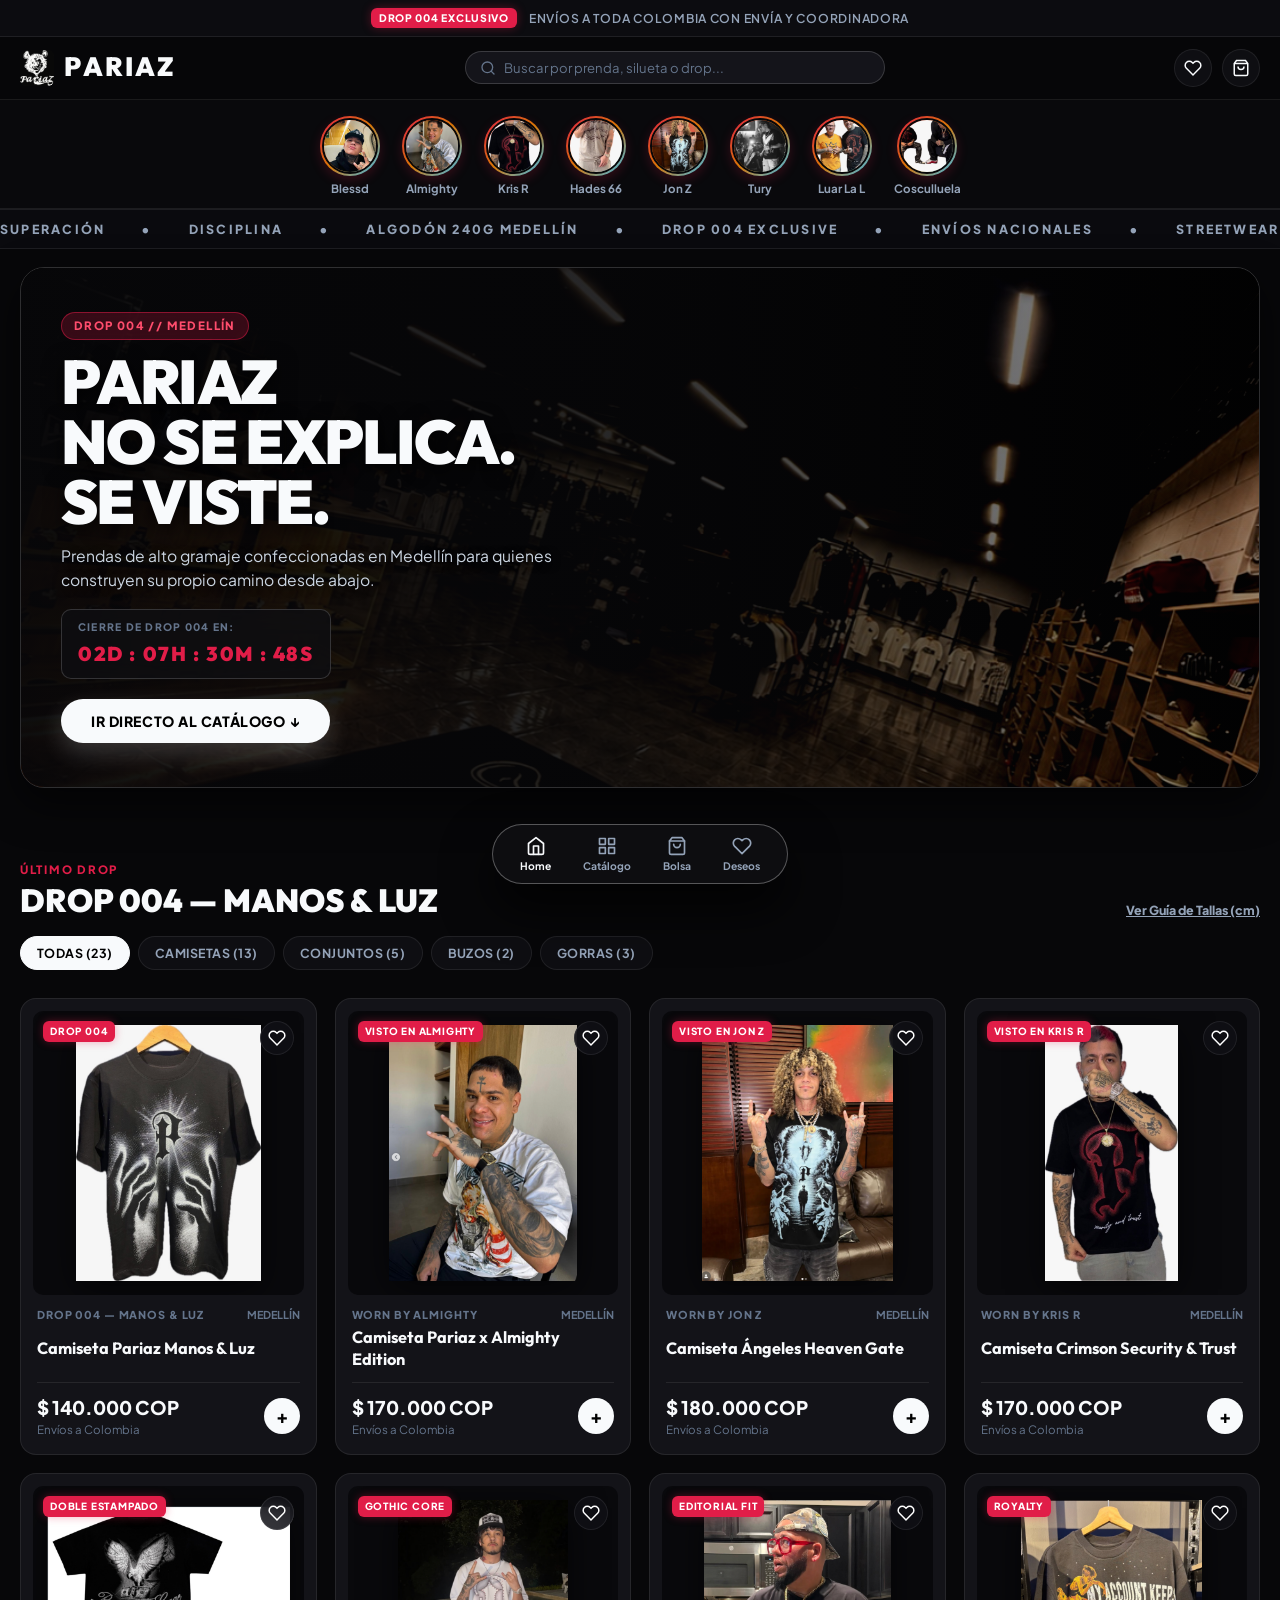
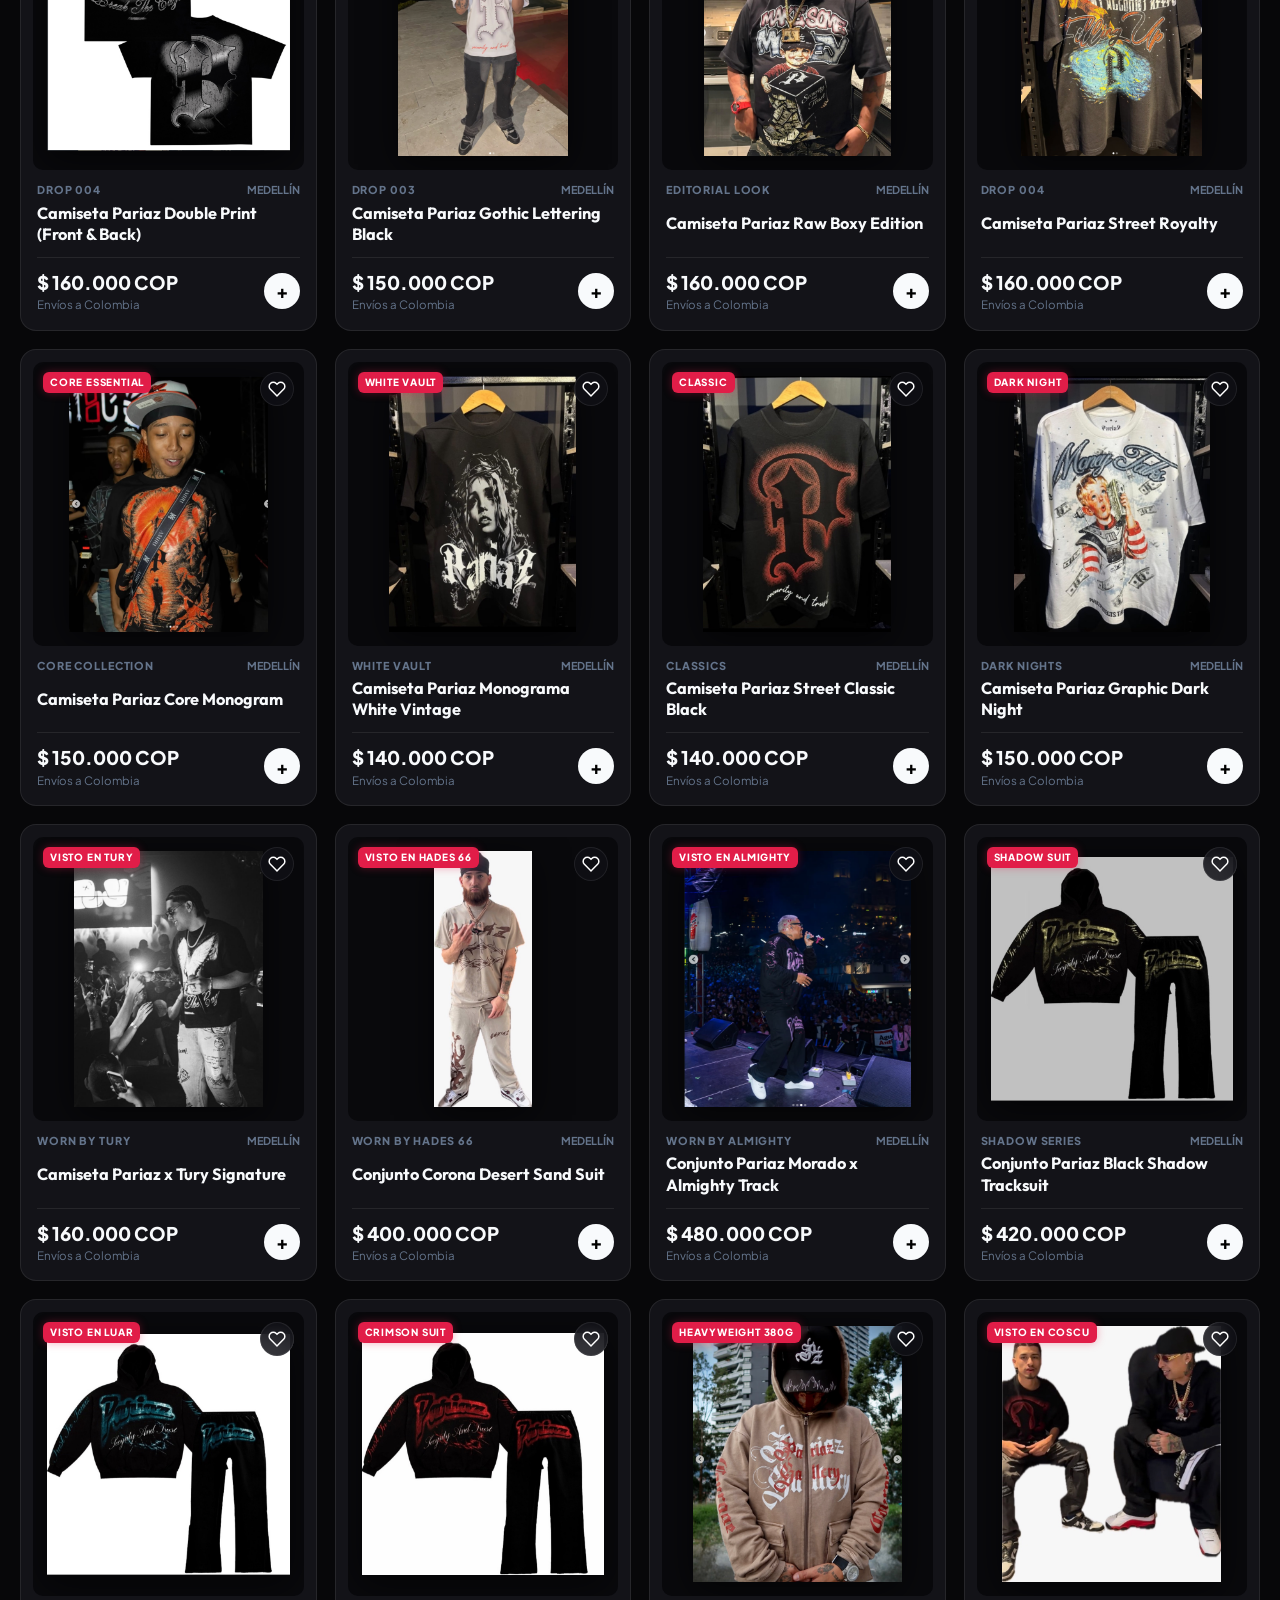
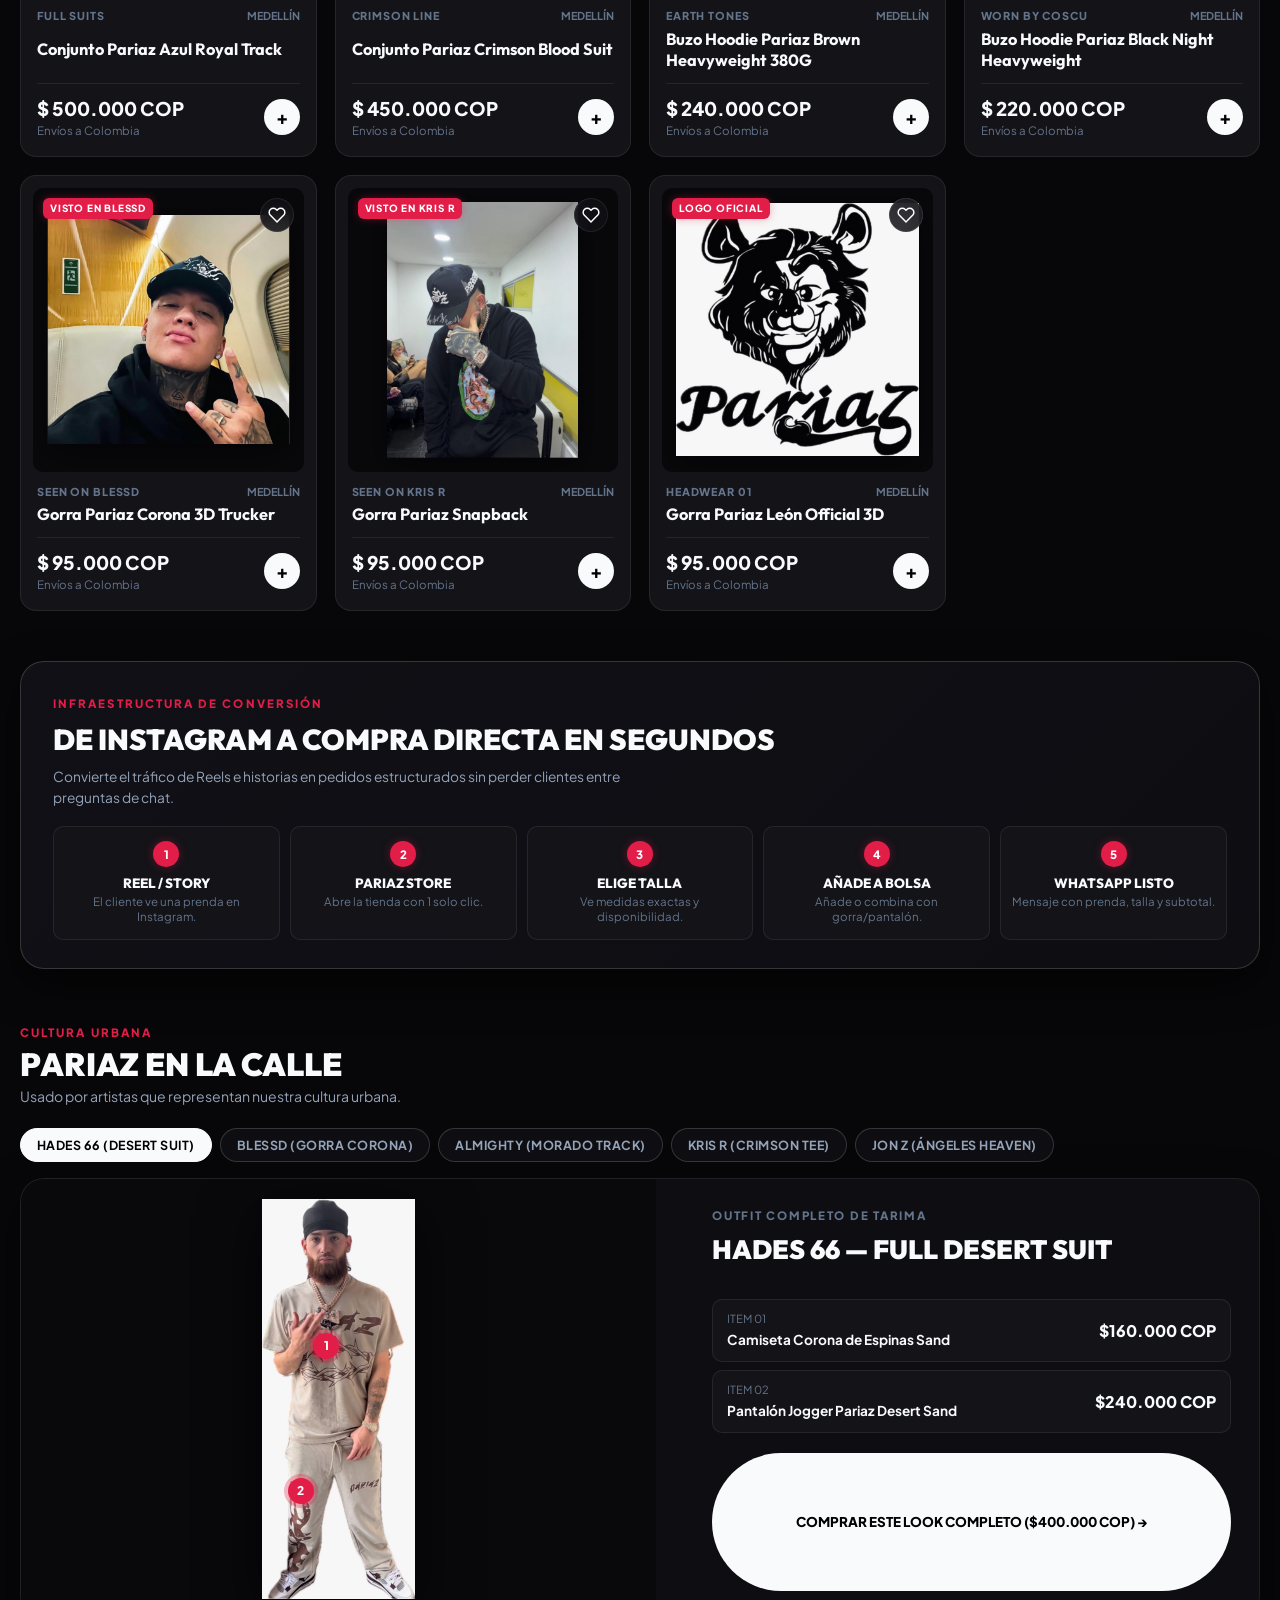
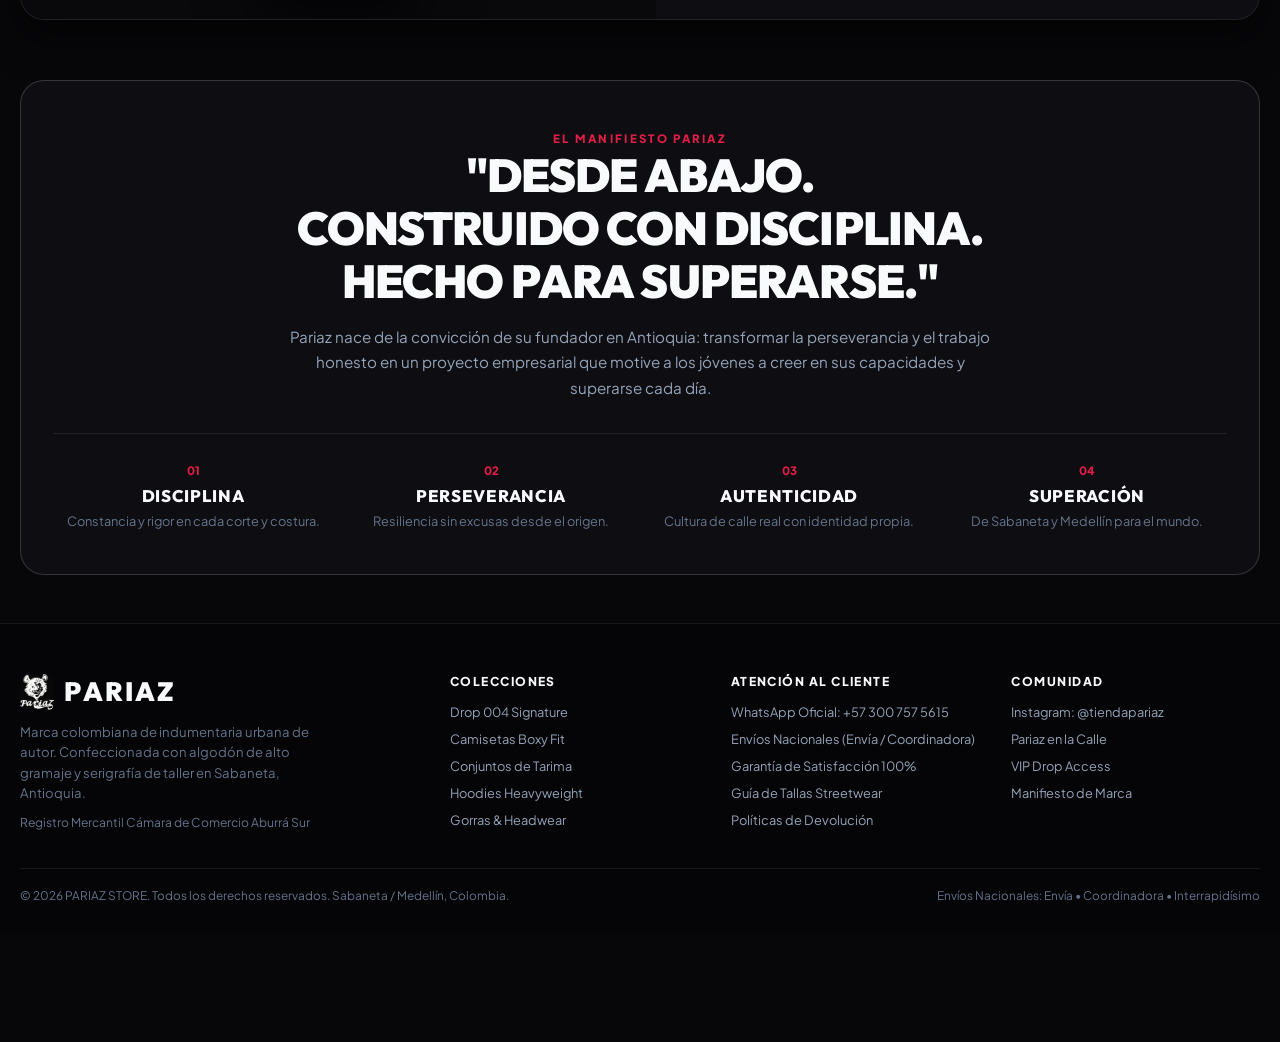
<file: index.html>
<!DOCTYPE html>
<html lang="es">
<head>
  <meta charset="UTF-8">
  <meta name="viewport" content="width=device-width, initial-scale=1.0, maximum-scale=1.0, user-scalable=no">
  <title>PARIAZ — Luxury Streetwear Experience</title>
  <meta name="description" content="Pariaz Digital Store. Ropa urbana de alto gramaje confeccionada en Medellín, Colombia.">
  
  <!-- Favicon Oficial -->
  <link rel="icon" type="image/jpeg" href="assets/brand/logo.jpeg">
  <link rel="apple-touch-icon" href="assets/brand/logo.jpeg">
  
  <!-- Google Fonts Preconnect -->
  <link rel="preconnect" href="https://fonts.googleapis.com">
  <link rel="preconnect" href="https://fonts.gstatic.com" crossorigin>
  <link href="https://fonts.googleapis.com/css2?family=Outfit:wght@400;500;600;700;800;900&family=Plus+Jakarta+Sans:wght@400;500;600;700;800&display=swap" rel="stylesheet">
  
  <!-- Estilos del Sistema de Diseño -->
  <link rel="stylesheet" href="css/styles.css">
</head>
<body>

  <!-- =========================================================================
       01. TOP ANNOUNCEMENT BAR & APP HEADER
       ========================================================================= -->
  <div class="top-notice-bar">
    <span class="top-notice-badge">DROP 004 EXCLUSIVO</span>
    <span>ENVÍOS A TODA COLOMBIA CON ENVÍA Y COORDINADORA</span>
  </div>

  <header class="app-top-header">
    <div class="container app-header-inner">
      
      <!-- Brand Logo -->
      <a href="#" class="app-logo-box" aria-label="Inicio Pariaz">
        <img src="assets/brand/logo.jpeg" alt="Logo Pariaz" class="app-logo-img">
        <span class="app-logo-title">PARIAZ</span>
      </a>

      <!-- Search Bar con Filtro Integrado -->
      <form class="app-search-form" onsubmit="event.preventDefault();">
        <svg viewBox="0 0 24 24" width="16" height="16" fill="none" stroke="currentColor" stroke-width="2" stroke-linecap="round" stroke-linejoin="round" style="color: var(--text-muted);">
          <circle cx="11" cy="11" r="8"></circle>
          <line x1="21" y1="21" x2="16.65" y2="16.65"></line>
        </svg>
        <input type="text" class="app-search-input" placeholder="Buscar por prenda, silueta o drop...">
      </form>

      <!-- Action Buttons -->
      <div class="app-header-actions">
        <button class="app-icon-circle-btn trigger-wishlist-modal" aria-label="Ver lista de favoritos">
          <svg viewBox="0 0 24 24" width="18" height="18" fill="none" stroke="currentColor" stroke-width="2">
            <path d="M20.84 4.61a5.5 5.5 0 0 0-7.78 0L12 5.67l-1.06-1.06a5.5 5.5 0 0 0-7.78 7.78l1.06 1.06L12 21.23l7.78-7.78 1.06-1.06a5.5 5.5 0 0 0 0-7.78z"></path>
          </svg>
          <span class="wishlist-count-badge" style="display: none;">0</span>
        </button>

        <button class="app-icon-circle-btn trigger-cart-drawer" aria-label="Abrir bolsa de compra">
          <svg viewBox="0 0 24 24" width="18" height="18" fill="none" stroke="currentColor" stroke-width="2">
            <path d="M6 2L3 6v14a2 2 0 0 0 2 2h14a2 2 0 0 0 2-2V6l-3-4z"></path>
            <line x1="3" y1="6" x2="21" y2="6"></line>
            <path d="M16 10a4 4 0 0 1-8 0"></path>
          </svg>
          <span class="cart-count-badge" style="display: none;">0</span>
        </button>
      </div>

    </div>
  </header>

  <!-- =========================================================================
       02. TOP STORIES BAR (ARTIST STORIES REEL)
       ========================================================================= -->
  <section class="stories-bar-section" aria-label="Historias destacadas de artistas">
    <div class="container">
      <div class="stories-scroll-container" id="app-stories-bar"></div>
    </div>
  </section>

  <!-- =========================================================================
       03. CULTURAL TICKER (INFINITE MARQUEE)
       ========================================================================= -->
  <div class="marquee-ticker-wrap" aria-hidden="true">
    <div class="marquee-content">
      <span>SUPERACIÓN</span> &bull; <span>DISCIPLINA</span> &bull; <span>ALGODÓN 240G MEDELLÍN</span> &bull; <span>DROP 004 EXCLUSIVE</span> &bull; <span>ENVÍOS NACIONALES</span> &bull; <span>STREETWEAR DE AUTOR</span> &bull;
      <span>SUPERACIÓN</span> &bull; <span>DISCIPLINA</span> &bull; <span>ALGODÓN 240G MEDELLÍN</span> &bull; <span>DROP 004 EXCLUSIVE</span> &bull; <span>ENVÍOS NACIONALES</span> &bull; <span>STREETWEAR DE AUTOR</span> &bull;
    </div>
  </div>

  <main>
    <!-- =======================================================================
         04. HERO SECTION — PARIAZ NO SE EXPLICA. SE VISTE. (CON TIENDA REAL)
         ======================================================================= -->
    <section class="hero-app-section" id="hero">
      <div class="container">
        <div class="hero-store-stage">
          <img src="assets/brand/tienda.jpg" alt="Tienda Física Pariaz Medellín" class="hero-store-bg">
          <div class="hero-store-gradient-overlay"></div>
          
          <div class="hero-store-content">
            <div class="hero-pill-badge">DROP 004 // MEDELLÍN</div>
            <h1 class="hero-app-title">
              PARIAZ<br>
              NO SE EXPLICA.<br>
              SE VISTE.
            </h1>
            <p class="hero-app-desc">
              Prendas de alto gramaje confeccionadas en Medellín para quienes construyen su propio camino desde abajo.
            </p>

            <!-- Temporizador de Escasez -->
            <div class="hero-countdown-box">
              <span class="hero-countdown-label">CIERRE DE DROP 004 EN:</span>
              <span class="hero-countdown-val" id="drop-countdown-val">02D : 14H : 38M : 12S</span>
            </div>

            <div>
              <button class="hero-btn-pill-primary trigger-jump-catalog">
                IR DIRECTO AL CATÁLOGO &darr;
              </button>
            </div>
          </div>
        </div>
      </div>
    </section>

    <!-- =======================================================================
         05. ÚLTIMO DROP & CATÁLOGO POR SILUETAS (PRIORIZADO ARRIBA)
         ======================================================================= -->
    <section class="container" id="shop" style="margin-top: 40px;">
      
      <div style="display: flex; justify-content: space-between; align-items: flex-end; margin-bottom: 18px; flex-wrap: wrap; gap: 12px;">
        <div>
          <span style="font-size: 0.72rem; font-weight: 800; letter-spacing: 0.15em; color: var(--accent-red); text-transform: uppercase;">
            ÚLTIMO DROP
          </span>
          <h2 style="font-family: var(--font-heading); font-size: 2rem; font-weight: 900; line-height: 1.1; margin-top: 3px;">
            DROP 004 — MANOS & LUZ
          </h2>
        </div>

        <button class="trigger-size-guide" style="font-size: 0.78rem; font-weight: 800; color: var(--text-secondary); text-decoration: underline; cursor: pointer;">
          Ver Guía de Tallas (cm)
        </button>
      </div>

      <!-- Category Pills -->
      <div class="category-pills-row" role="tablist">
        <button class="filter-tab-pill active" data-category="all" role="tab">TODAS (23)</button>
        <button class="filter-tab-pill" data-category="camisetas" role="tab">CAMISETAS (13)</button>
        <button class="filter-tab-pill" data-category="conjuntos" role="tab">CONJUNTOS (5)</button>
        <button class="filter-tab-pill" data-category="buzos" role="tab">BUZOS (2)</button>
        <button class="filter-tab-pill" data-category="gorras" role="tab">GORRAS (3)</button>
      </div>

      <!-- App Products Grid -->
      <div class="app-products-grid" id="catalog-products-grid">
        <!-- Renderizado por js/app.js -->
      </div>
    </section>

    <!-- =======================================================================
         06. SECCIÓN COMERCIAL: DE INSTAGRAM A VENTA DIRECTA
         ======================================================================= -->
    <section class="container" style="margin: 50px auto;">
      <div class="funnel-showcase-box">
        <div style="display: flex; justify-content: space-between; align-items: flex-end; flex-wrap: wrap; gap: 14px;">
          <div>
            <span style="font-size: 0.72rem; font-weight: 800; letter-spacing: 0.18em; color: var(--accent-red); text-transform: uppercase;">
              INFRAESTRUCTURA DE CONVERSIÓN
            </span>
            <h2 style="font-family: var(--font-heading); font-size: 1.8rem; font-weight: 900; margin: 4px 0 6px;">
              DE INSTAGRAM A COMPRA DIRECTA EN SEGUNDOS
            </h2>
            <p style="color: var(--text-secondary); font-size: 0.86rem; max-width: 620px;">
              Convierte el tráfico de Reels e historias en pedidos estructurados sin perder clientes entre preguntas de chat.
            </p>
          </div>
        </div>

        <div class="funnel-steps-grid">
          <div class="funnel-step-card">
            <span class="funnel-step-num">1</span>
            <div>
              <h4 class="funnel-step-title">REEL / STORY</h4>
              <p class="funnel-step-desc">El cliente ve una prenda en Instagram.</p>
            </div>
          </div>
          <div class="funnel-step-card">
            <span class="funnel-step-num">2</span>
            <div>
              <h4 class="funnel-step-title">PARIAZ STORE</h4>
              <p class="funnel-step-desc">Abre la tienda con 1 solo clic.</p>
            </div>
          </div>
          <div class="funnel-step-card">
            <span class="funnel-step-num">3</span>
            <div>
              <h4 class="funnel-step-title">ELIGE TALLA</h4>
              <p class="funnel-step-desc">Ve medidas exactas y disponibilidad.</p>
            </div>
          </div>
          <div class="funnel-step-card">
            <span class="funnel-step-num">4</span>
            <div>
              <h4 class="funnel-step-title">AÑADE A BOLSA</h4>
              <p class="funnel-step-desc">Añade o combina con gorra/pantalón.</p>
            </div>
          </div>
          <div class="funnel-step-card">
            <span class="funnel-step-num">5</span>
            <div>
              <h4 class="funnel-step-title">WHATSAPP LISTO</h4>
              <p class="funnel-step-desc">Mensaje con prenda, talla y subtotal.</p>
            </div>
          </div>
        </div>
      </div>
    </section>

    <!-- =======================================================================
         07. PARIAZ EN LA CALLE (USADO POR ARTISTAS URBANOS)
         ======================================================================= -->
    <section class="container" id="shop-the-look" style="margin-top: 50px;">
      <div style="margin-bottom: 20px;">
        <span style="font-size: 0.72rem; font-weight: 800; letter-spacing: 0.18em; color: var(--accent-red); text-transform: uppercase;">
          CULTURA URBANA
        </span>
        <h2 style="font-family: var(--font-heading); font-size: 2rem; font-weight: 900; line-height: 1.1; margin-top: 4px;">
          PARIAZ EN LA CALLE
        </h2>
        <p style="color: var(--text-secondary); font-size: 0.88rem; margin-top: 4px;">
          Usado por artistas que representan nuestra cultura urbana.
        </p>
      </div>

      <!-- Conmutador de Looks con 5 Artistas Reales -->
      <div class="shop-look-tabs-row">
        <button class="look-tab-btn active" data-look="hades">HADES 66 (DESERT SUIT)</button>
        <button class="look-tab-btn" data-look="blessd">BLESSD (GORRA CORONA)</button>
        <button class="look-tab-btn" data-look="almighty">ALMIGHTY (MORADO TRACK)</button>
        <button class="look-tab-btn" data-look="krisr">KRIS R (CRIMSON TEE)</button>
        <button class="look-tab-btn" data-look="jonz">JON Z (ÁNGELES HEAVEN)</button>
      </div>

      <div class="shop-look-container">
        <!-- Media Frame con Hotspots -->
        <div class="look-media-frame">
          <img src="assets/products/Hades.jpeg" alt="Hades 66 Look Pariaz" class="shop-look-bg-img" id="shop-look-bg-img">
          
          <div class="look-hotspots-container" id="shop-look-hotspots-container">
            <!-- Hotspots inyectados desde js/app.js -->
          </div>
        </div>

        <!-- Desglose de Prendas -->
        <div class="look-details-pane">
          <span style="font-size: 0.72rem; font-weight: 800; letter-spacing: 0.15em; color: var(--text-muted); text-transform: uppercase;">
            OUTFIT COMPLETO DE TARIMA
          </span>
          <h3 style="font-family: var(--font-heading); font-size: 1.65rem; font-weight: 900; margin: 6px 0 14px;" id="shop-look-title">
            HADES 66 — FULL DESERT SUIT
          </h3>
          
          <div class="look-items-list" id="shop-look-items-list">
            <!-- Items inyectados desde js/app.js -->
          </div>

          <button class="btn-add-to-bag-pill" id="btn-add-full-outfit" style="width: 100%;">
            COMPRAR ESTE LOOK COMPLETO &rarr;
          </button>
        </div>
      </div>
    </section>

    <!-- =======================================================================
         08. STORYTELLING: FROM THE BOTTOM (SABANETA / MEDELLÍN)
         ======================================================================= -->
    <section class="container" id="story" style="margin-top: 60px;">
      <div class="story-manifesto-box">
        <span style="font-size: 0.72rem; font-weight: 800; letter-spacing: 0.2em; color: var(--accent-red); text-transform: uppercase;">
          EL MANIFIESTO PARIAZ
        </span>
        <h2 class="story-quote-main">
          "DESDE ABAJO.<br>
          CONSTRUIDO CON DISCIPLINA.<br>
          HECHO PARA SUPERARSE."
        </h2>
        <p style="color: var(--text-secondary); max-width: 720px; margin: 0 auto; line-height: 1.7; font-size: 0.95rem;">
          Pariaz nace de la convicción de su fundador en Antioquia: transformar la perseverancia y el trabajo honesto en un proyecto empresarial que motive a los jóvenes a creer en sus capacidades y superarse cada día.
        </p>

        <div class="story-pillars-grid">
          <div class="pillar-item">
            <span class="pillar-num">01</span>
            <h4 class="pillar-title">DISCIPLINA</h4>
            <p class="pillar-text">Constancia y rigor en cada corte y costura.</p>
          </div>
          <div class="pillar-item">
            <span class="pillar-num">02</span>
            <h4 class="pillar-title">PERSEVERANCIA</h4>
            <p class="pillar-text">Resiliencia sin excusas desde el origen.</p>
          </div>
          <div class="pillar-item">
            <span class="pillar-num">03</span>
            <h4 class="pillar-title">AUTENTICIDAD</h4>
            <p class="pillar-text">Cultura de calle real con identidad propia.</p>
          </div>
          <div class="pillar-item">
            <span class="pillar-num">04</span>
            <h4 class="pillar-title">SUPERACIÓN</h4>
            <p class="pillar-text">De Sabaneta y Medellín para el mundo.</p>
          </div>
        </div>
      </div>
    </section>

  </main>

  <!-- =========================================================================
       09. FULL LUXURY STREETWEAR FOOTER
       ========================================================================= -->
  <footer class="app-site-footer">
    <div class="container">
      <div class="footer-main-grid">
        
        <!-- Brand Column -->
        <div class="footer-brand-pane">
          <div class="app-logo-box">
            <img src="assets/brand/logo.jpeg" alt="Logo Pariaz" class="app-logo-img">
            <span class="footer-logo-title">PARIAZ</span>
          </div>
          <p class="footer-desc">
            Marca colombiana de indumentaria urbana de autor. Confeccionada con algodón de alto gramaje y serigrafía de taller en Sabaneta, Antioquia.
          </p>
          <span style="font-size: 0.76rem; color: var(--text-muted);">
            Registro Mercantil Cámara de Comercio Aburrá Sur
          </span>
        </div>

        <!-- Shop Column -->
        <div>
          <h4 class="footer-col-head">COLECCIONES</h4>
          <ul class="footer-links-col">
            <li><a href="#shop" class="trigger-jump-catalog">Drop 004 Signature</a></li>
            <li><a href="#shop" class="trigger-jump-catalog">Camisetas Boxy Fit</a></li>
            <li><a href="#shop" class="trigger-jump-catalog">Conjuntos de Tarima</a></li>
            <li><a href="#shop" class="trigger-jump-catalog">Hoodies Heavyweight</a></li>
            <li><a href="#shop" class="trigger-jump-catalog">Gorras & Headwear</a></li>
          </ul>
        </div>

        <!-- Customer Care Column -->
        <div>
          <h4 class="footer-col-head">ATENCIÓN AL CLIENTE</h4>
          <ul class="footer-links-col">
            <li><a href="https://wa.me/573007575615" target="_blank">WhatsApp Oficial: +57 300 757 5615</a></li>
            <li><a href="#shop">Envíos Nacionales (Envía / Coordinadora)</a></li>
            <li><a href="#shop">Garantía de Satisfacción 100%</a></li>
            <li><a href="#" class="trigger-size-guide">Guía de Tallas Streetwear</a></li>
            <li><a href="#shop">Políticas de Devolución</a></li>
          </ul>
        </div>

        <!-- Social & Community -->
        <div>
          <h4 class="footer-col-head">COMUNIDAD</h4>
          <ul class="footer-links-col">
            <li><a href="https://instagram.com/tiendapariaz" target="_blank">Instagram: @tiendapariaz</a></li>
            <li><a href="#shop-the-look">Pariaz en la Calle</a></li>
            <li><a href="#hero">VIP Drop Access</a></li>
            <li><a href="#story">Manifiesto de Marca</a></li>
          </ul>
        </div>

      </div>

      <div class="footer-legal-bar">
        <span>&copy; 2026 PARIAZ STORE. Todos los derechos reservados. Sabaneta / Medellín, Colombia.</span>
        <span>Envíos Nacionales: Envía &bull; Coordinadora &bull; Interrapidísimo</span>
      </div>
    </div>
  </footer>

  <!-- =========================================================================
       10. FLOATING IOS BOTTOM NAVIGATION BAR (CON BOTÓN DIRECTO AL CATÁLOGO)
       ========================================================================= -->
  <nav class="floating-bottom-nav" aria-label="Navegación principal de la app">
    <button class="bnav-item active" id="bnav-home" aria-label="Inicio">
      <svg viewBox="0 0 24 24" fill="none" stroke="currentColor" stroke-width="2" stroke-linecap="round" stroke-linejoin="round"><path d="M3 9l9-7 9 7v11a2 2 0 0 1-2 2H5a2 2 0 0 1-2-2z"></path><polyline points="9 22 9 12 15 12 15 22"></polyline></svg>
      <span style="font-size: 0.65rem; font-weight: 700;">Home</span>
    </button>

    <button class="bnav-item" id="bnav-catalog" aria-label="Catálogo">
      <svg viewBox="0 0 24 24" fill="none" stroke="currentColor" stroke-width="2" stroke-linecap="round" stroke-linejoin="round"><rect x="3" y="3" width="7" height="7"></rect><rect x="14" y="3" width="7" height="7"></rect><rect x="14" y="14" width="7" height="7"></rect><rect x="3" y="14" width="7" height="7"></rect></svg>
      <span style="font-size: 0.65rem; font-weight: 700;">Catálogo</span>
    </button>

    <button class="bnav-item" id="bnav-cart" aria-label="Bolsa de compras">
      <svg viewBox="0 0 24 24" fill="none" stroke="currentColor" stroke-width="2" stroke-linecap="round" stroke-linejoin="round"><path d="M6 2L3 6v14a2 2 0 0 0 2 2h14a2 2 0 0 0 2-2V6l-3-4z"></path><line x1="3" y1="6" x2="21" y2="6"></line><path d="M16 10a4 4 0 0 1-8 0"></path></svg>
      <span class="cart-count-badge" style="display: none;">0</span>
      <span style="font-size: 0.65rem; font-weight: 700;">Bolsa</span>
    </button>

    <button class="bnav-item" id="bnav-wishlist" aria-label="Favoritos">
      <svg viewBox="0 0 24 24" fill="none" stroke="currentColor" stroke-width="2" stroke-linecap="round" stroke-linejoin="round"><path d="M20.84 4.61a5.5 5.5 0 0 0-7.78 0L12 5.67l-1.06-1.06a5.5 5.5 0 0 0-7.78 7.78l1.06 1.06L12 21.23l7.78-7.78 1.06-1.06a5.5 5.5 0 0 0 0-7.78z"></path></svg>
      <span class="wishlist-count-badge" style="display: none;">0</span>
      <span style="font-size: 0.65rem; font-weight: 700;">Deseos</span>
    </button>
  </nav>

  <!-- =========================================================================
       11. MODAL DETALLE DE PRODUCTO (CON UPSELLING COMPLETA EL LOOK)
       ========================================================================= -->
  <div class="modal-backdrop-overlay" id="modal-backdrop-overlay"></div>

  <div class="product-detail-modal" id="product-detail-modal" role="dialog" aria-modal="true">
    <div class="modal-top-bar">
      <button class="modal-back-btn" id="modal-close-btn" aria-label="Volver">
        <svg viewBox="0 0 24 24" width="18" height="18" fill="none" stroke="currentColor" stroke-width="2"><polyline points="15 18 9 12 15 6"></polyline></svg>
      </button>
      <span style="font-size: 0.78rem; font-weight: 800; letter-spacing: 0.15em; color: var(--text-muted); text-transform: uppercase;" id="modal-product-collection">
        DROP 004
      </span>
      <button class="modal-wish-btn" id="modal-wishlist-toggle" aria-label="Guardar">
        <svg viewBox="0 0 24 24" width="18" height="18" fill="none" stroke="currentColor" stroke-width="2"><path d="M20.84 4.61a5.5 5.5 0 0 0-7.78 0L12 5.67l-1.06-1.06a5.5 5.5 0 0 0-7.78 7.78l1.06 1.06L12 21.23l7.78-7.78 1.06-1.06a5.5 5.5 0 0 0 0-7.78z"></path></svg>
      </button>
    </div>

    <div class="modal-screen-grid">
      <div class="modal-product-visual-pane" id="modal-product-visual"></div>

      <div class="modal-product-info-pane">
        <div>
          <h2 class="modal-product-name" id="modal-product-name">Nombre Producto</h2>

          <div class="modal-price-block">
            <span class="modal-price-val" id="modal-product-price">$140.000 COP</span>
          </div>

          <p class="modal-product-desc" id="modal-product-desc">
            Descripción de la prenda con detalles y confección premium de Medellín.
          </p>

          <div style="margin-bottom: 14px;">
            <span style="font-size: 0.7rem; font-weight: 800; letter-spacing: 0.08em; text-transform: uppercase; color: var(--text-muted);">
              SELECCIONA TU TALLA:
            </span>
            <div class="size-pill-group" id="modal-size-selector"></div>
          </div>

          <!-- Upselling: Completa el Look -->
          <div class="matching-items-section">
            <div class="matching-items-list" id="modal-matching-items-list"></div>
          </div>
        </div>

        <div class="modal-bottom-actions">
          <div class="modal-btn-row">
            <div class="modal-stepper-box">
              <button class="modal-stepper-btn" id="modal-qty-minus">−</button>
              <span class="modal-stepper-val" id="modal-qty-val">1</span>
              <button class="modal-stepper-btn" id="modal-qty-plus">+</button>
            </div>
            <button class="btn-add-to-bag-pill" id="modal-btn-add-cart">
              Añadir a la bolsa
            </button>
          </div>

          <button class="btn-wa-inquiry-pill" id="modal-btn-whatsapp-inquiry">
            <span>Comprar por WhatsApp</span>
          </button>
        </div>
      </div>
    </div>
  </div>

  <!-- =========================================================================
       12. MODAL GUÍA DE TALLAS
       ========================================================================= -->
  <div class="size-guide-modal" id="size-guide-modal" role="dialog" aria-modal="true">
    <div class="modal-top-bar">
      <h3 style="font-family: var(--font-heading); font-size: 1.25rem; font-weight: 800;">GUÍA DE TALLAS // BOXY FIT 240G</h3>
      <button id="size-guide-close-btn" style="font-size: 1.5rem; line-height: 1;">&times;</button>
    </div>
    <div style="padding: 20px;">
      <p style="font-size: 0.85rem; color: var(--text-secondary); margin-bottom: 14px;">
        Nuestras camisetas tienen un corte streetwear holgado con caída pesada. Si buscas un fit regular, pide una talla menos.
      </p>
      <table class="size-table">
        <thead>
          <tr>
            <th>Talla</th>
            <th>Ancho Pecho (cm)</th>
            <th>Largo Total (cm)</th>
            <th>Manga (cm)</th>
          </tr>
        </thead>
        <tbody>
          <tr><td><strong>S</strong></td><td>54 cm</td><td>72 cm</td><td>23 cm</td></tr>
          <tr><td><strong>M</strong></td><td>57 cm</td><td>75 cm</td><td>24 cm</td></tr>
          <tr><td><strong>L</strong></td><td>60 cm</td><td>78 cm</td><td>25 cm</td></tr>
          <tr><td><strong>XL</strong></td><td>63 cm</td><td>81 cm</td><td>26 cm</td></tr>
          <tr><td><strong>XXL</strong></td><td>66 cm</td><td>84 cm</td><td>27 cm</td></tr>
        </tbody>
      </table>
    </div>
  </div>

  <!-- =========================================================================
       13. STORY VIEWER MODAL
       ========================================================================= -->
  <div class="story-viewer-modal" id="story-viewer-modal" role="dialog" aria-modal="true">
    <div class="story-top-progress">
      <div class="story-progress-fill" id="story-progress-bar"></div>
    </div>

    <div class="story-top-header">
      <div class="story-header-author">
        <img src="assets/brand/logo.jpeg" alt="Artist" class="story-author-img" id="story-artist-avatar">
        <div>
          <span class="story-author-name" id="story-artist-name">Kris R</span>
          <span style="font-size: 0.65rem; color: #10b981; display: block;">En Vivo</span>
        </div>
      </div>
      <button class="story-close-btn" onclick="document.getElementById('modal-backdrop-overlay').click();">&times;</button>
    </div>

    <div class="story-media-layer">
      <img src="assets/products/krisr.jpeg" alt="Story Frame" class="story-bg-img" id="story-bg-img">
    </div>

    <div class="story-bottom-content">
      <h3 class="story-headline" id="story-headline">KRIS R EN VIVO CON PARIAZ</h3>
      <p class="story-subhead" id="story-subhead">Camiseta Crimson Security & Trust disponible en la tienda.</p>
      <button class="story-product-btn" id="story-product-btn">COMPRAR ESTE LOOK &rarr;</button>
    </div>
  </div>

  <!-- =========================================================================
       14. WISHLIST MODAL
       ========================================================================= -->
  <div class="wishlist-modal" id="wishlist-modal" role="dialog" aria-modal="true">
    <div style="display: flex; justify-content: space-between; align-items: center; margin-bottom: 14px;">
      <h3 style="font-family: var(--font-heading); font-size: 1.3rem; font-weight: 800;">TUS GUARDADOS</h3>
      <button id="wishlist-close-btn" style="font-size: 1.5rem; line-height: 1;">&times;</button>
    </div>
    <div class="wishlist-items-container" id="wishlist-items-container"></div>
  </div>

  <!-- =========================================================================
       15. MULTI-STEP CHECKOUT MODAL (CON BOTONES COMPACTOS DE ALTO IMPACTO)
       ========================================================================= -->
  <div class="checkout-flow-modal" id="checkout-flow-modal" role="dialog" aria-modal="true">
    <div class="checkout-stepper-header">
      <h3 style="font-family: var(--font-heading); font-size: 1.25rem; font-weight: 800;">FINALIZAR COMPRA</h3>
      <button id="checkout-flow-close-btn" style="font-size: 1.5rem; line-height: 1;">&times;</button>
    </div>

    <!-- Step 1: Resumen de Carrito -->
    <div id="checkout-step-1">
      <div class="checkout-summary-box">
        <div class="checkout-summary-row">
          <span>Subtotal de Prendas:</span>
          <span id="checkout-summary-subtotal">$0 COP</span>
        </div>
        <div class="checkout-summary-row">
          <span>Envío Nacional Colombia:</span>
          <span style="color: #10b981; font-weight: 700;">GRATIS</span>
        </div>
        <div class="checkout-summary-row total-row">
          <span>Total a Pagar:</span>
          <span id="checkout-summary-total">$0 COP</span>
        </div>
      </div>

      <div class="checkout-actions-row">
        <button class="hero-btn-pill-primary" id="btn-goto-step-2" style="width: 100%; justify-content: center;">
          CONTINUAR CON DIRECCIÓN &rarr;
        </button>
      </div>
    </div>

    <!-- Step 2: Dirección de Envío -->
    <div id="checkout-step-2" style="display: none;">
      <form id="checkout-address-form" onsubmit="event.preventDefault();">
        <div class="checkout-form-group">
          <label class="checkout-form-label">Nombre Completo</label>
          <input type="text" class="checkout-form-input" id="checkout-input-name" placeholder="Ej: Santiago Restrepo" required>
        </div>

        <div class="checkout-form-group">
          <label class="checkout-form-label">Ciudad / Municipio (Colombia)</label>
          <input type="text" class="checkout-form-input" id="checkout-input-city" placeholder="Ej: Medellín / Bogotá / Cali" required>
        </div>

        <div class="checkout-form-group">
          <label class="checkout-form-label">Dirección de Entrega</label>
          <input type="text" class="checkout-form-input" id="checkout-input-address" placeholder="Ej: Calle 10 # 43E-12 Apto 402">
        </div>

        <div class="checkout-form-group">
          <label class="checkout-form-label">Teléfono / WhatsApp</label>
          <input type="tel" class="checkout-form-input" id="checkout-input-phone" placeholder="Ej: 310 123 4567">
        </div>

        <div class="checkout-actions-row" style="margin-top: 16px;">
          <button type="button" class="filter-tab-pill" id="btn-back-step-1">&larr; Volver</button>
          <button type="button" class="hero-btn-pill-primary" id="btn-goto-step-3" style="flex-grow: 1; justify-content: center;">
            MÉTODO DE PAGO &rarr;
          </button>
        </div>
      </form>
    </div>

    <!-- Step 3: Método de Pago (Botones estilizados) -->
    <div id="checkout-step-3" style="display: none;">
      <p style="font-size: 0.85rem; color: var(--text-secondary); margin-bottom: 14px;">
        Selecciona tu método de confirmación preferido:
      </p>

      <div style="display: flex; flex-direction: column; gap: 8px; margin-bottom: 16px;">
        <button class="btn-wa-inquiry-pill" id="btn-finish-whatsapp-pay" style="padding: 12px 16px;">
          <span>Confirmar y Pedir por WhatsApp</span>
        </button>

        <button class="hero-btn-pill-primary" id="btn-finish-online-pay" style="padding: 12px 16px; justify-content: center; background: #fff; color: #000;">
          <span>Pago en Línea (Wompi / PSE / Tarjetas)</span>
        </button>
      </div>

      <button type="button" class="filter-tab-pill" id="btn-back-step-2">&larr; Cambiar Dirección</button>
    </div>
  </div>

  <!-- =========================================================================
       16. CART DRAWER (TU BOLSA DE COMPRAS)
       ========================================================================= -->
  <div class="cart-overlay" id="cart-overlay"></div>
  
  <aside class="cart-drawer" id="cart-drawer" aria-label="Bolsa de compras">
    <div class="cart-drawer-header">
      <h3 style="font-family: var(--font-heading); font-size: 1.25rem; font-weight: 800;">TU BOLSA</h3>
      <button id="cart-close-btn" style="font-size: 1.5rem; line-height: 1;">&times;</button>
    </div>

    <div class="free-shipping-box">
      <p class="free-shipping-text" id="free-shipping-text">Calculando envío gratis...</p>
      <div class="free-shipping-bar-bg">
        <div class="free-shipping-progress" id="free-shipping-progress"></div>
      </div>
    </div>

    <div class="cart-drawer-body">
      <div class="cart-empty-state" id="cart-empty-state">
        <p style="font-weight: 700; font-size: 1.05rem; margin-bottom: 4px;">Tu bolsa está vacía</p>
        <p style="font-size: 0.82rem; color: var(--text-muted);">Explora el catálogo oficial de Pariaz y agrega tus prendas.</p>
      </div>

      <div class="cart-items-list" id="cart-items-list"></div>
    </div>

    <div class="cart-drawer-footer" id="cart-drawer-footer" style="display: none;">
      <div class="cart-subtotal-row">
        <span style="font-size: 0.8rem; color: var(--text-secondary); text-transform: uppercase; font-weight: 700;">Subtotal:</span>
        <span class="cart-subtotal-val" id="cart-subtotal-val">$0 COP</span>
      </div>

      <div style="display: flex; flex-direction: column; gap: 8px;">
        <button class="btn-wa-inquiry-pill" id="btn-checkout-whatsapp" style="padding: 13px;">
          <span>COMPRAR POR WHATSAPP &rarr;</span>
        </button>
        <button class="btn-add-to-bag-pill trigger-checkout-modal" style="width: 100%; text-align: center; background: transparent; border: 1px solid var(--border-medium); color: #fff; padding: 11px;">
          FINALIZAR CON DIRECCIÓN
        </button>
      </div>
    </div>
  </aside>

  <!-- Toast (Dynamic Island Style) -->
  <div class="pariaz-toast" id="pariaz-toast"></div>

  <!-- Core Script -->
  <script src="js/app.js"></script>
</body>
</html>
</file>
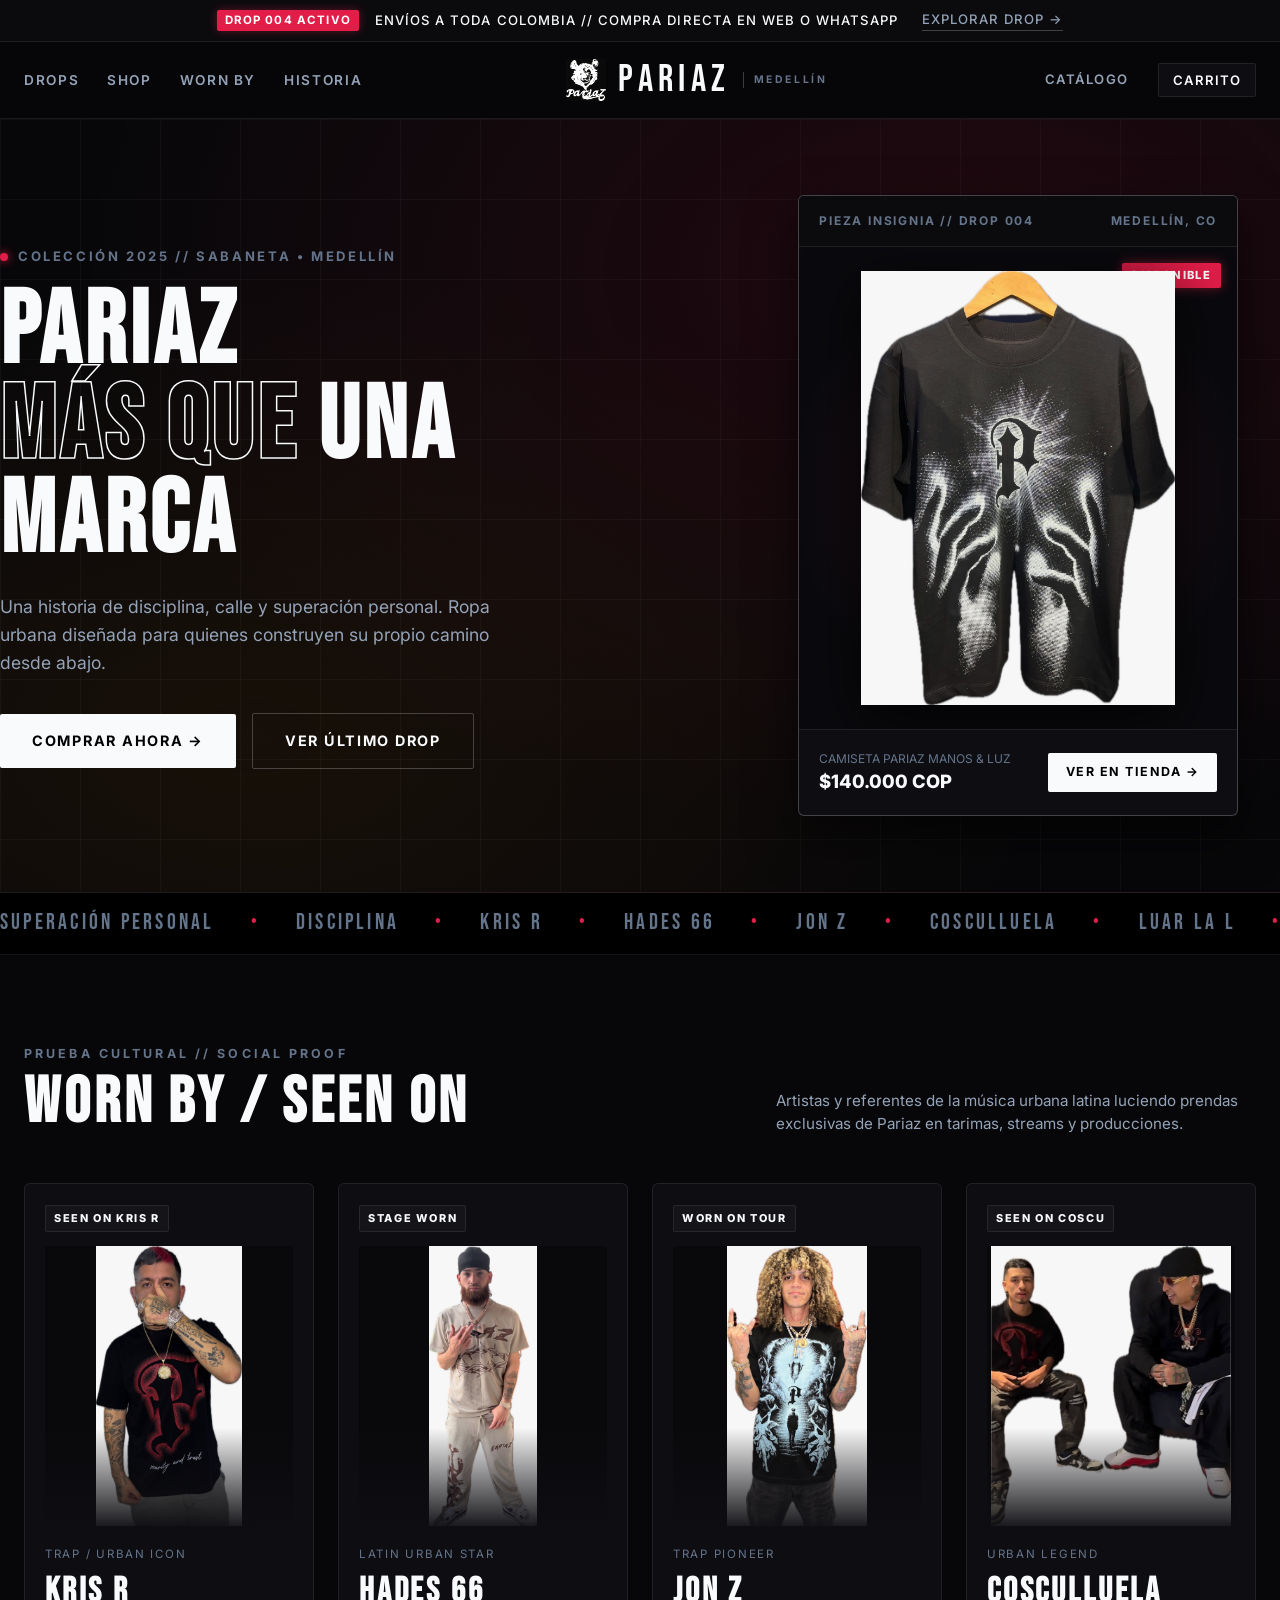
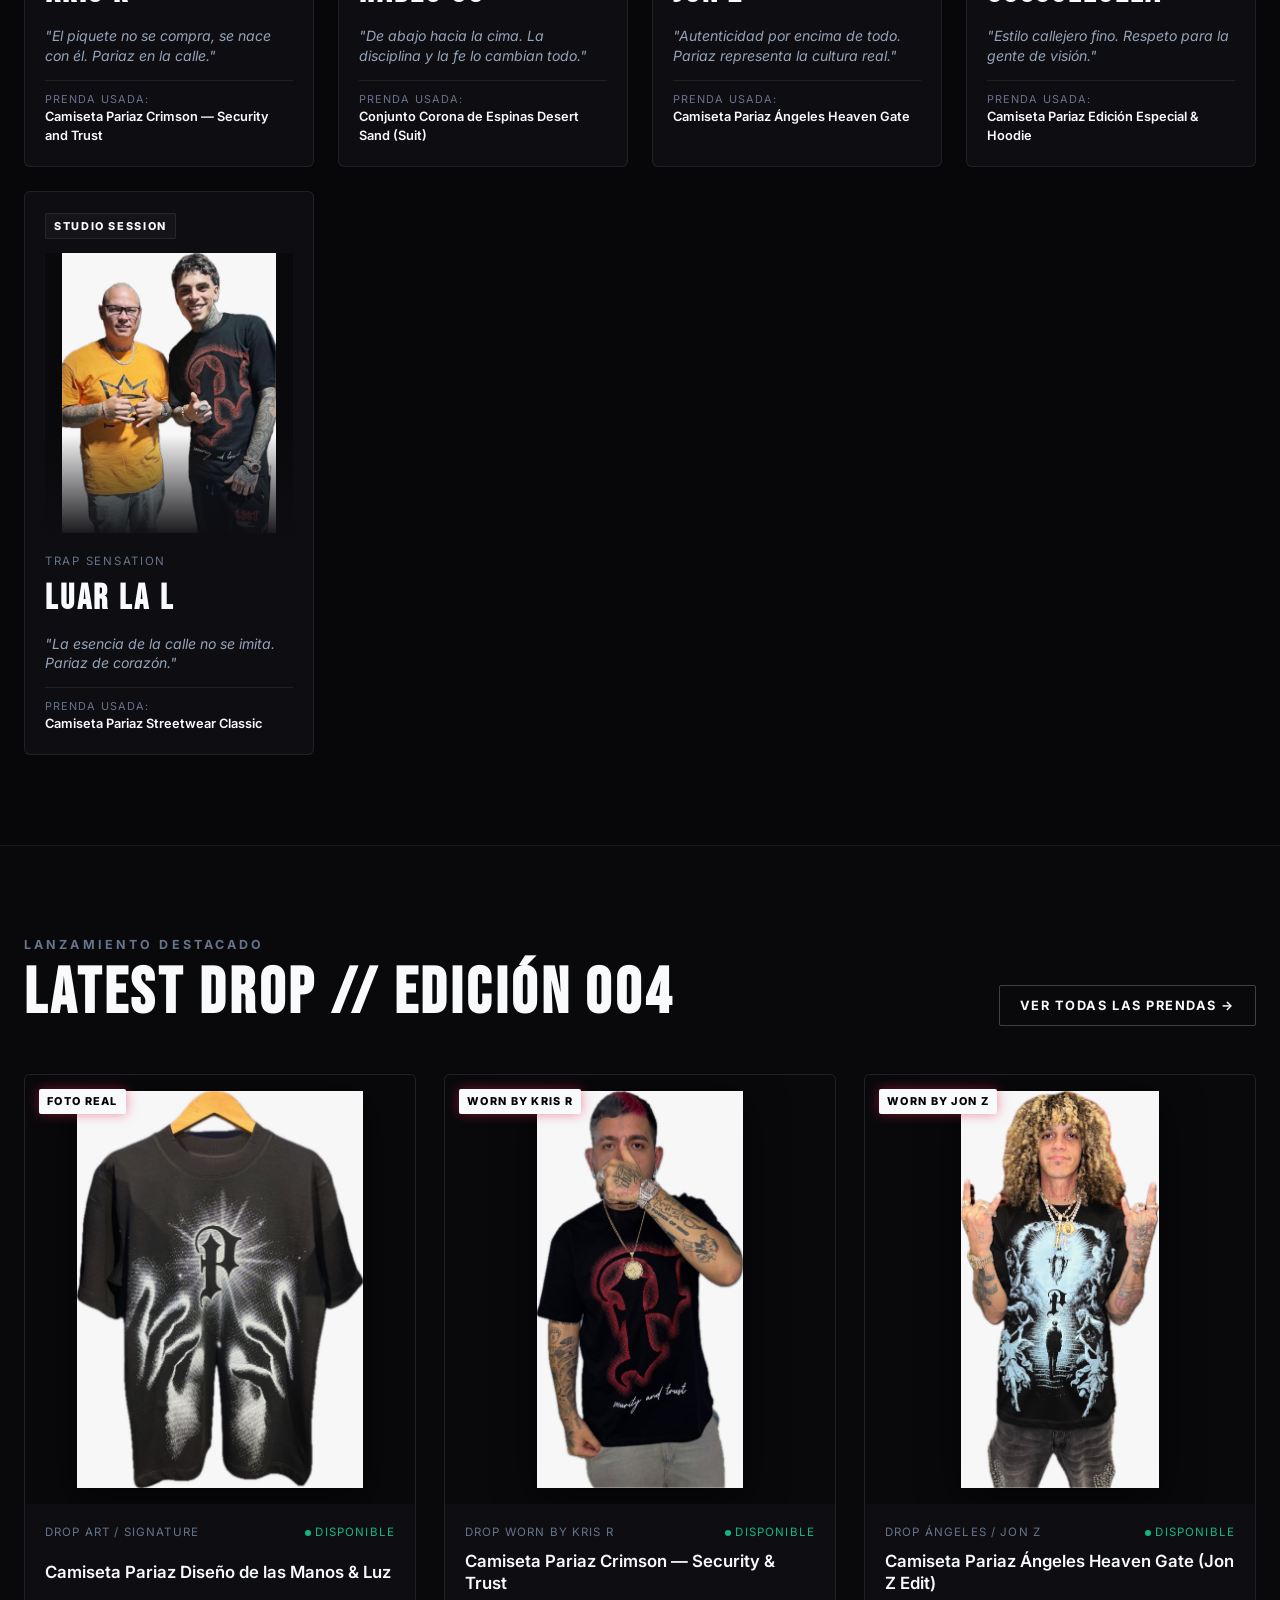
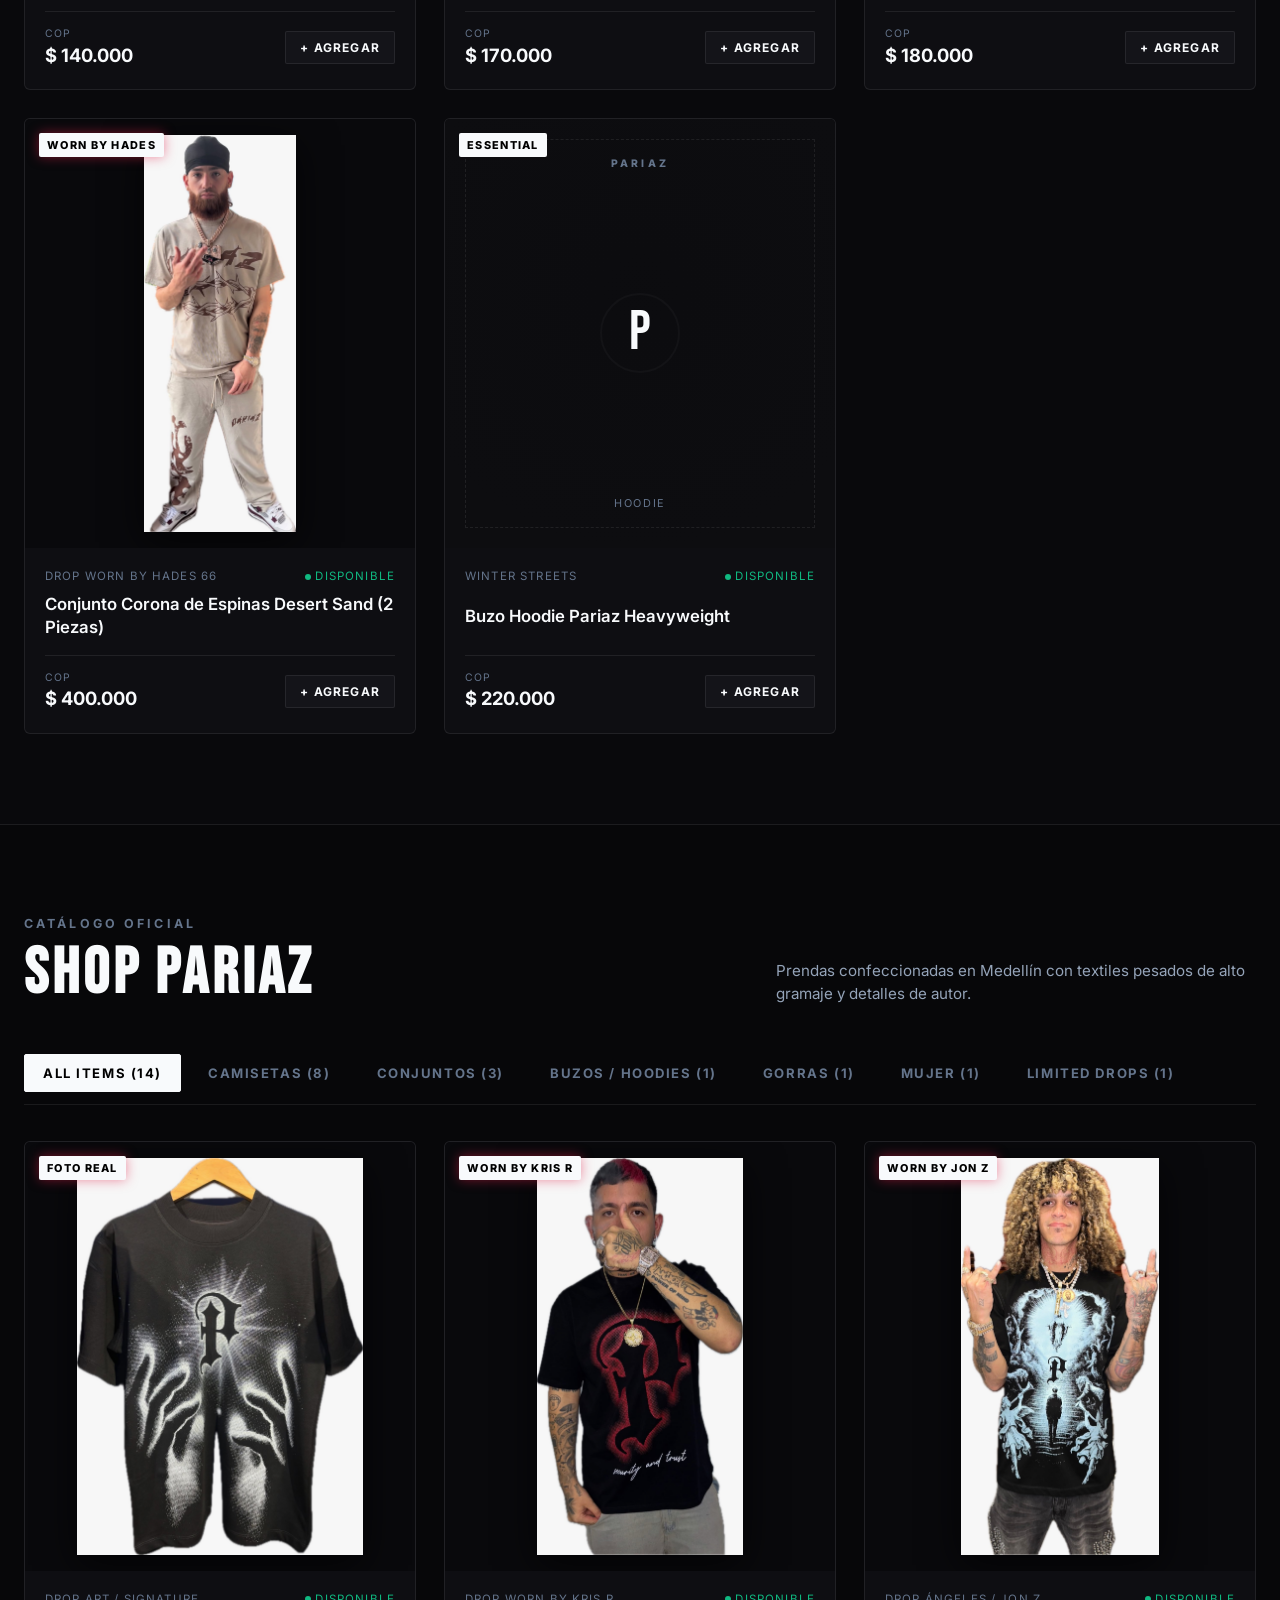
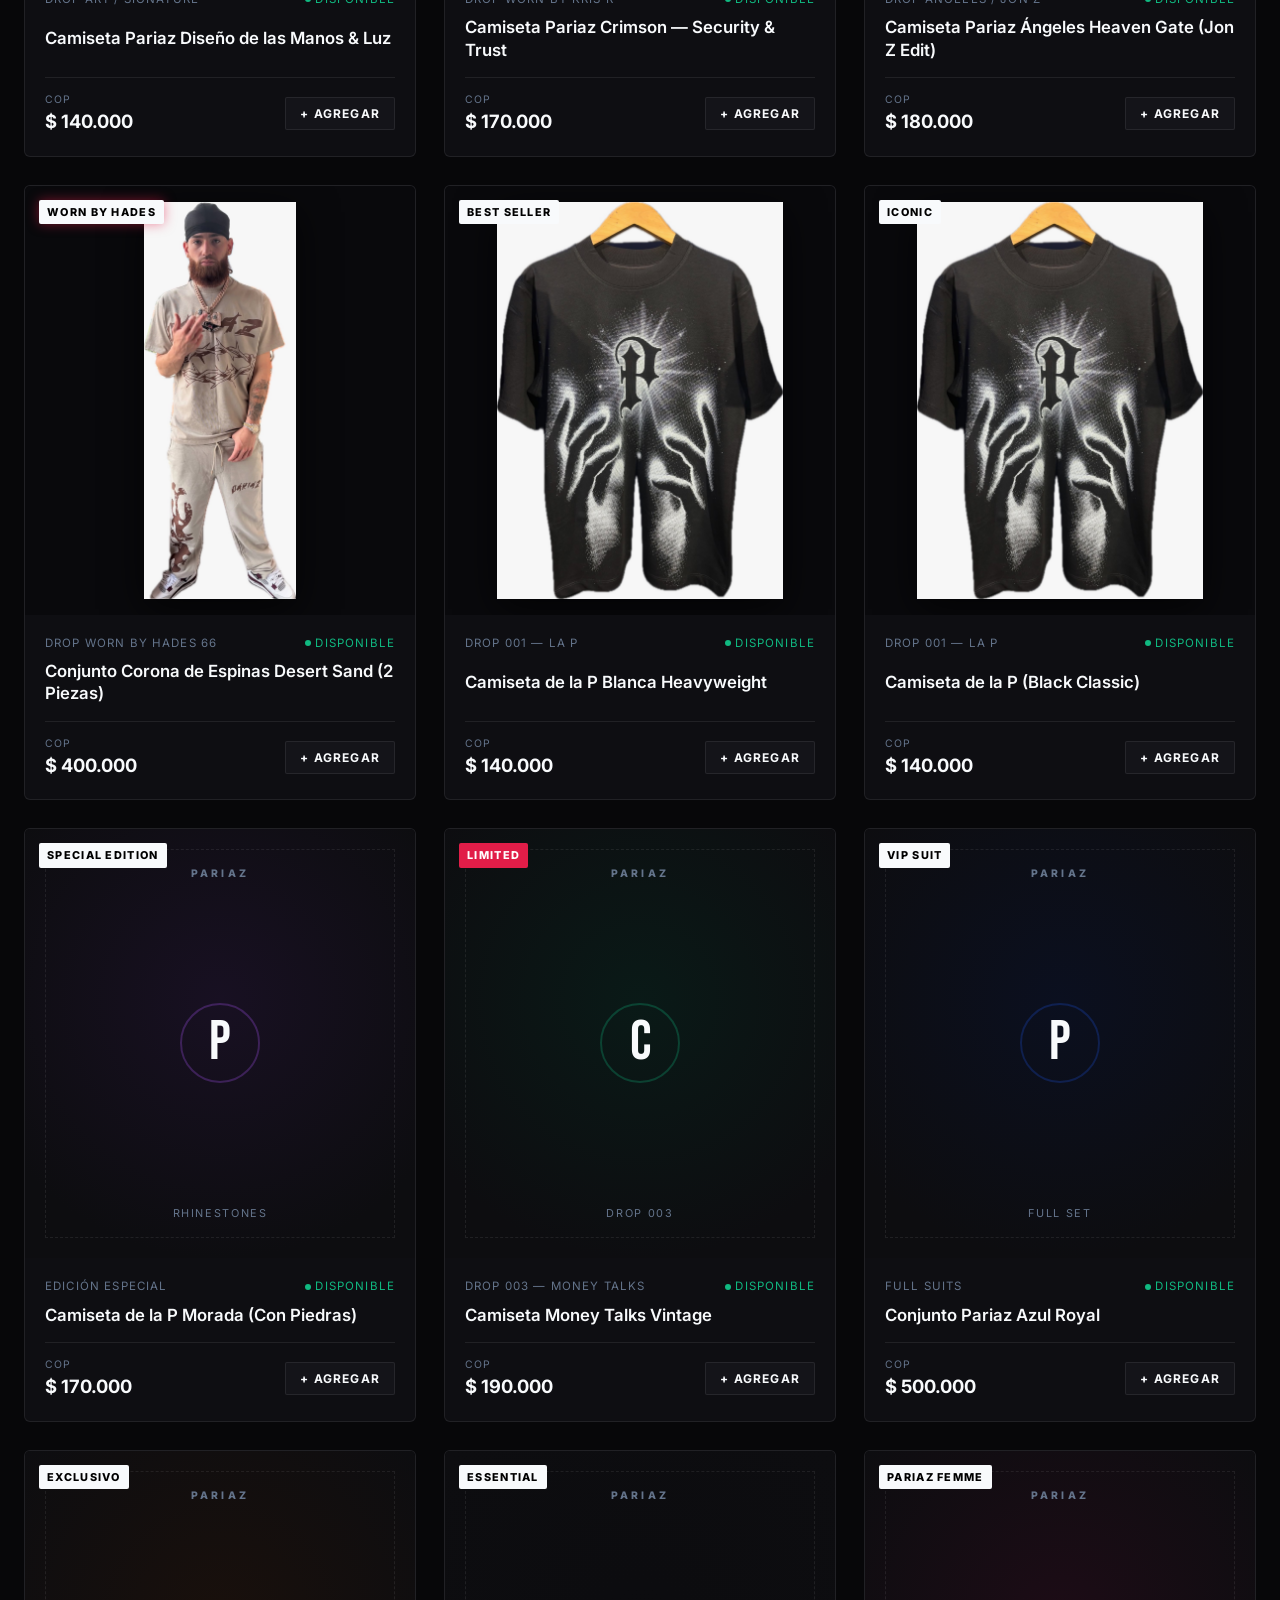
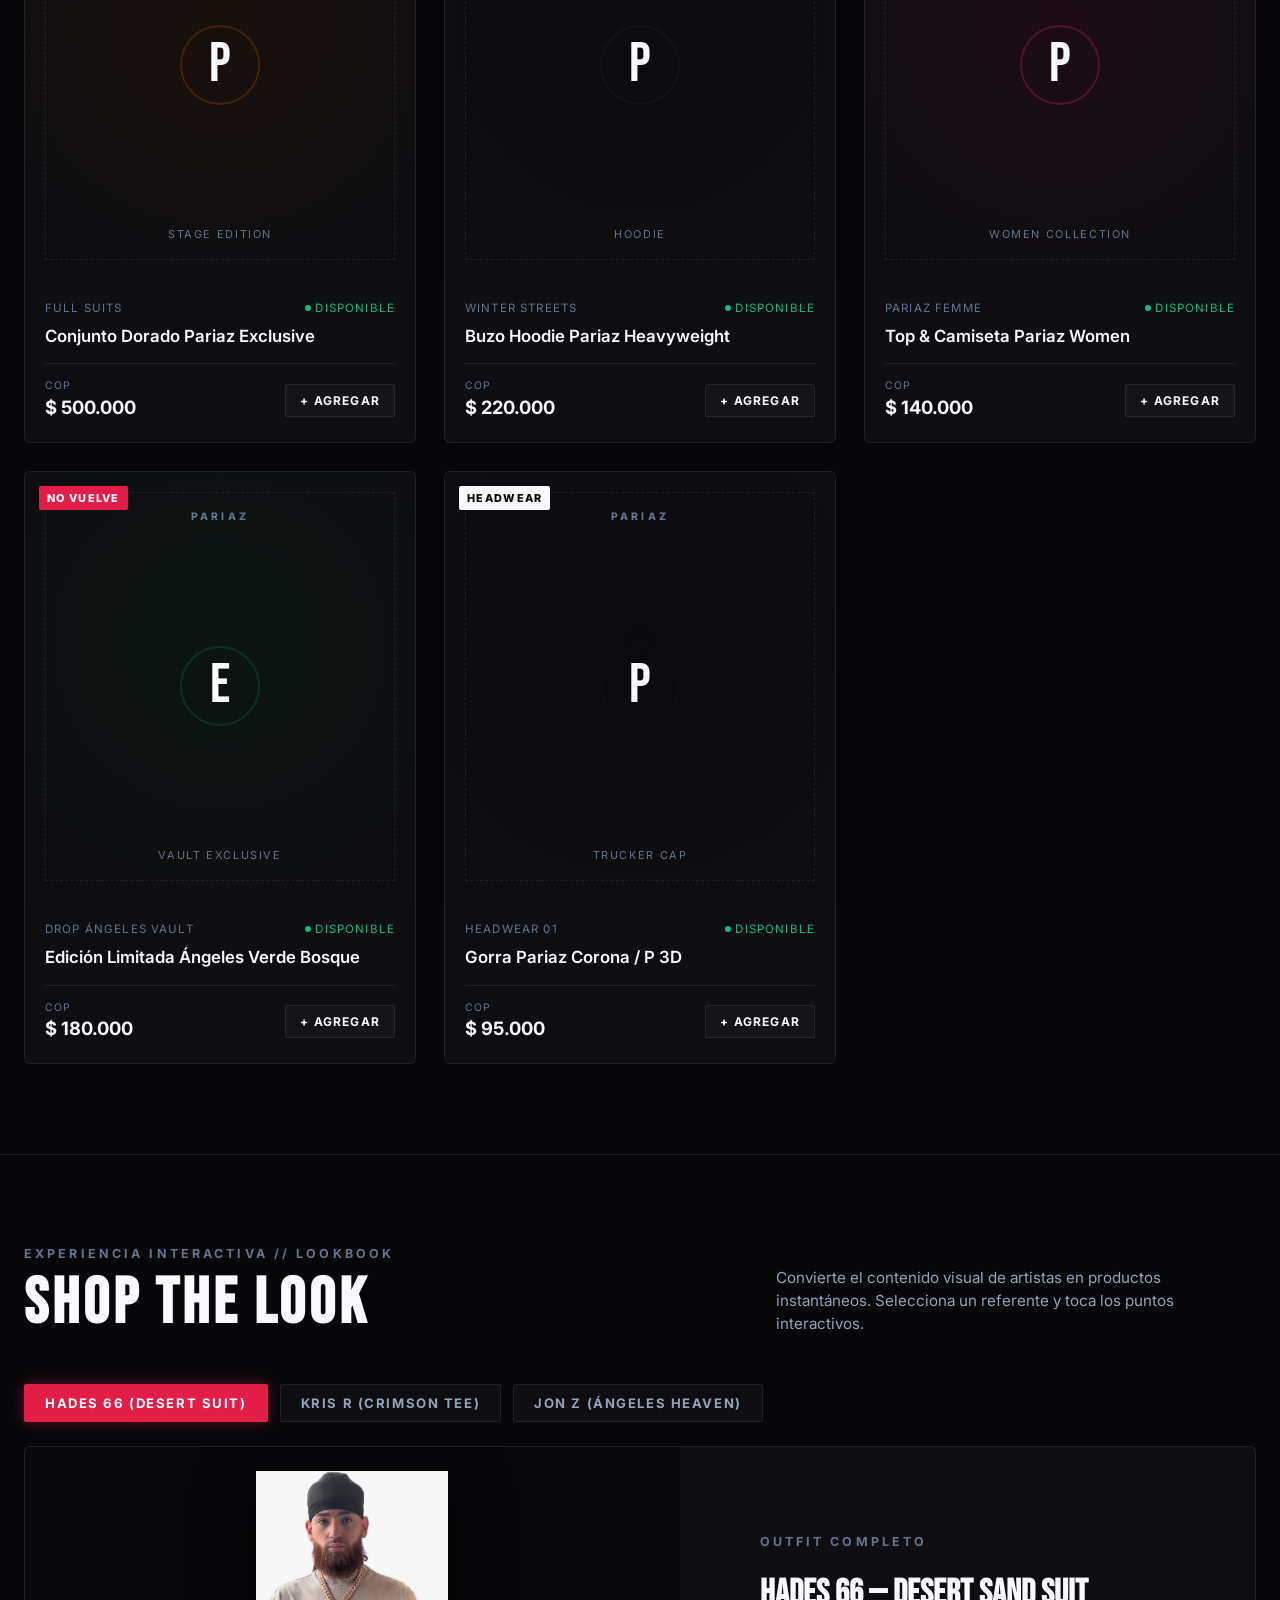
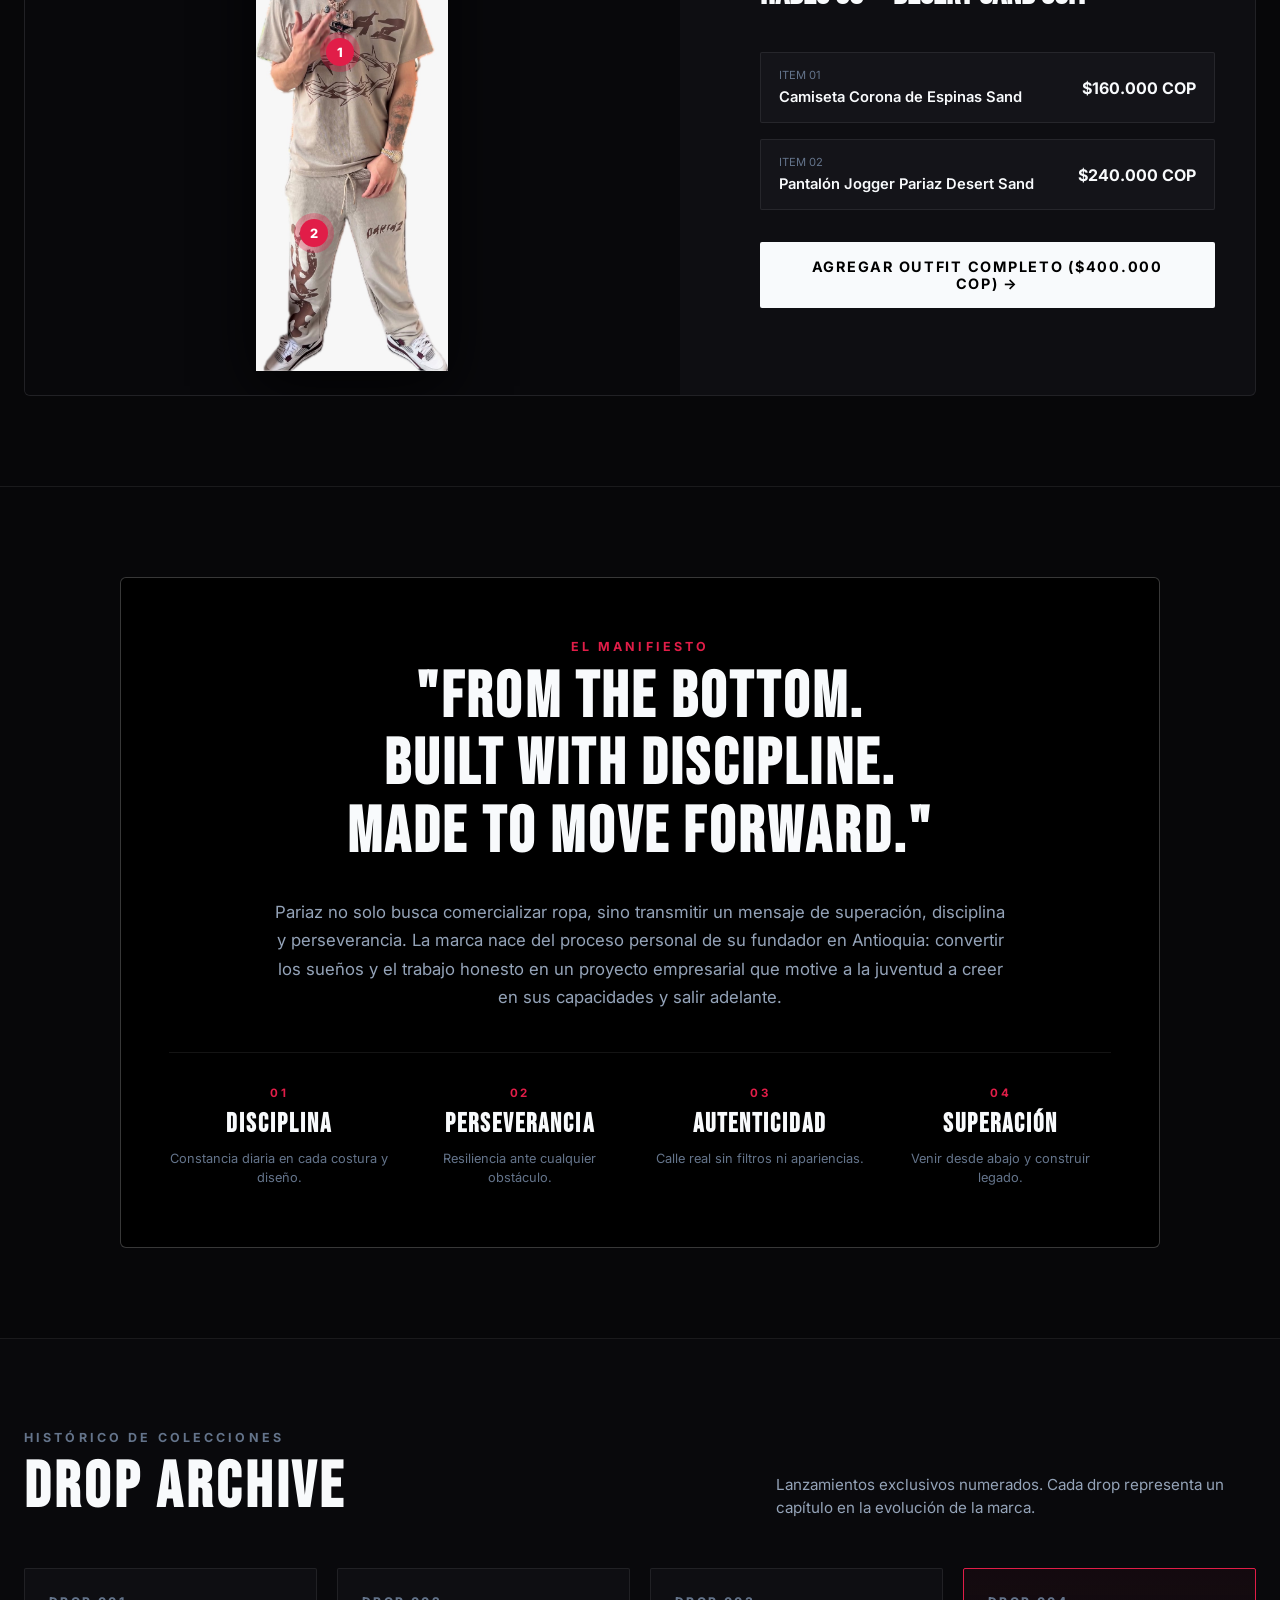
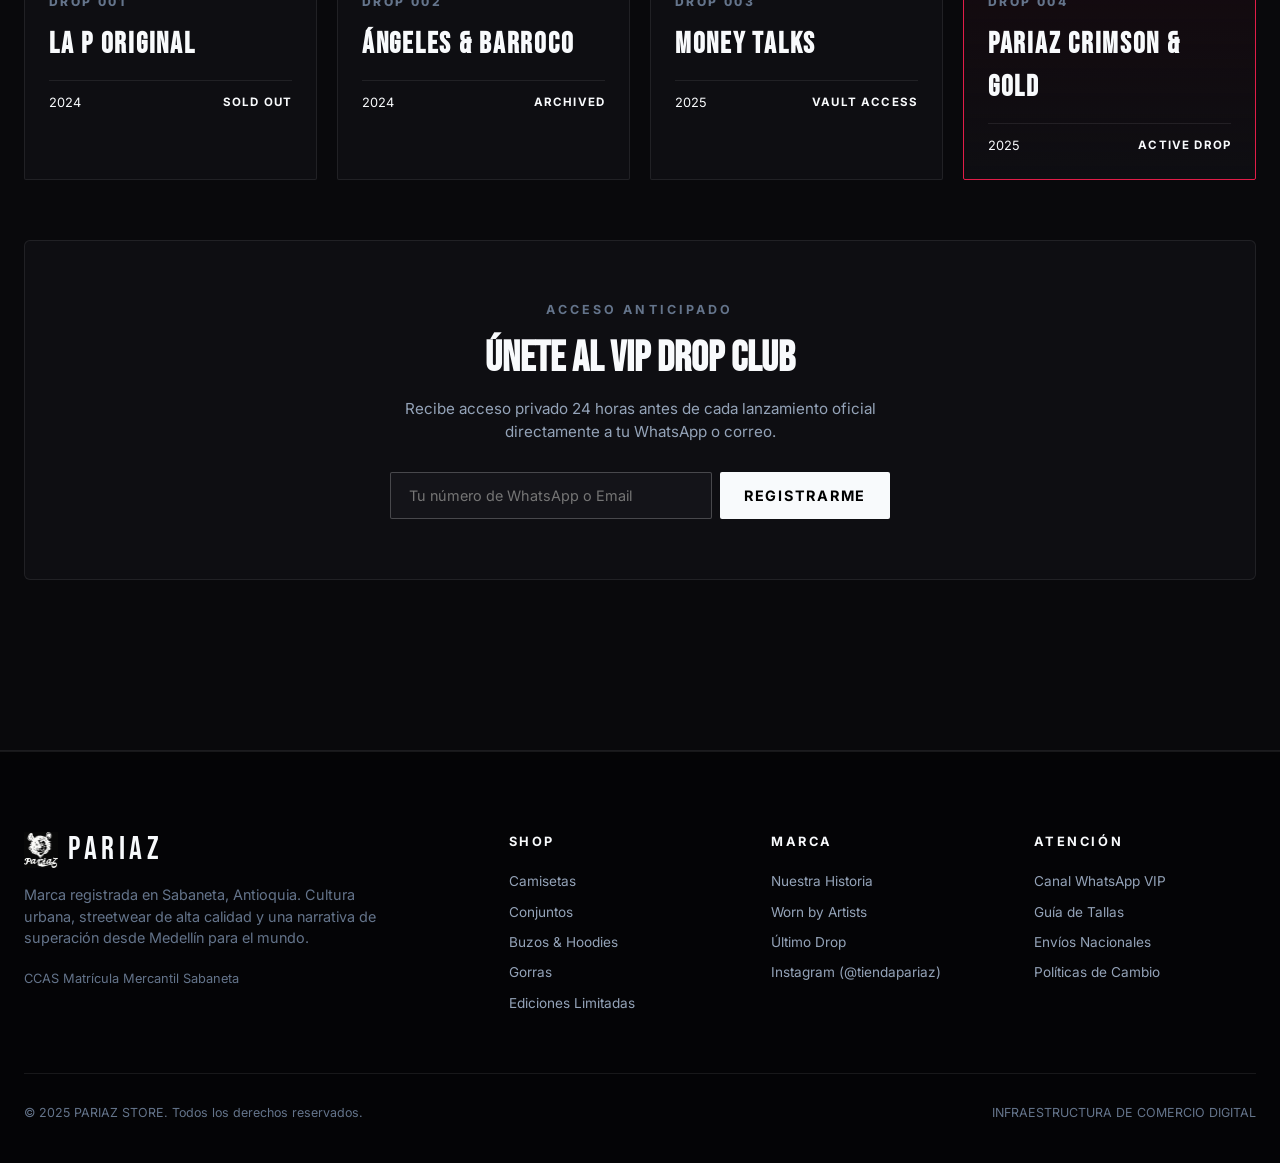
<file: pariaz-demo/index.html>
<!DOCTYPE html>
<html lang="es">
<head>
  <meta charset="UTF-8">
  <meta name="viewport" content="width=device-width, initial-scale=1.0">
  <title>PARIAZ — Más que una marca | Streetwear Medellín</title>
  <meta name="description" content="Pariaz. Marca de streetwear urbano nacida en Medellín. Ropa conceptual, disciplina, perseverancia y cultura urbana.">
  
  <!-- Google Fonts Preconnect -->
  <link rel="preconnect" href="https://fonts.googleapis.com">
  <link rel="preconnect" href="https://fonts.gstatic.com" crossorigin>
  <link href="https://fonts.googleapis.com/css2?family=Bebas+Neue&family=Inter:wght@300;400;500;600;700;800&family=Syne:wght@700;800&display=swap" rel="stylesheet">
  
  <!-- Estilos del Sistema de Diseño -->
  <link rel="stylesheet" href="css/styles.css">
</head>
<body>

  <!-- =========================================================================
       01. BARRA DE ANUNCIOS
       ========================================================================= -->
  <aside class="announcement-bar" aria-label="Anuncios de la tienda">
    <div class="announcement-inner">
      <span class="announcement-badge">DROP 004 ACTIVO</span>
      <span>ENVÍOS A TODA COLOMBIA // COMPRA DIRECTA EN WEB O WHATSAPP</span>
      <a href="#shop" class="announcement-link">EXPLORAR DROP &rarr;</a>
    </div>
  </aside>

  <!-- =========================================================================
       02. CABECERA PRINCIPAL (STICKY)
       ========================================================================= -->
  <header class="site-header">
    <div class="container header-container">
      
      <!-- Navegación Izquierda -->
      <nav class="header-nav" aria-label="Menú principal">
        <a href="#latest-drop" class="nav-link">DROPS</a>
        <a href="#shop" class="nav-link">SHOP</a>
        <a href="#worn-by" class="nav-link">WORN BY</a>
        <a href="#story" class="nav-link">HISTORIA</a>
      </nav>

      <!-- Logo Central con Imagen Oficial -->
      <a href="#" class="header-logo-brand" aria-label="Inicio Pariaz">
        <img src="assets/brand/logo.jpeg" alt="Logo Pariaz" class="header-logo-img">
        <span class="logo-text">PARIAZ</span>
        <span class="logo-sub">MEDELLÍN</span>
      </a>

      <!-- Acciones Derecha -->
      <div class="header-actions">
        <a href="#shop" class="header-btn" title="Buscar en catálogo">
          CATÁLOGO
        </a>
        <button class="header-btn header-btn-cart trigger-cart-drawer" aria-label="Abrir carrito de compras">
          <span>CARRITO</span>
          <span class="cart-count-badge" style="display: none;">0</span>
        </button>
      </div>

    </div>
  </header>

  <main>
    <!-- =======================================================================
         03. HERO SECTION (EDITORIAL STREETWEAR CON FOTO REAL)
         ======================================================================= -->
    <section class="hero-section" id="hero">
      <div class="hero-grid-lines"></div>
      <div class="container hero-content-wrapper">
        
        <div class="hero-text-block">
          <div class="hero-label-tag">COLECCIÓN 2025 // SABANETA • MEDELLÍN</div>
          <h1 class="hero-headline">
            PARIAZ<br>
            <span class="text-outline">MÁS QUE</span> UNA MARCA
          </h1>
          <p class="hero-subcopy">
            Una historia de disciplina, calle y superación personal. Ropa urbana diseñada para quienes construyen su propio camino desde abajo.
          </p>
          <div class="hero-cta-group">
            <a href="#shop" class="btn-primary">COMPRAR AHORA &rarr;</a>
            <a href="#latest-drop" class="btn-secondary">VER ÚLTIMO DROP</a>
          </div>
        </div>

        <!-- Showcase con la camiseta real de Pariaz -->
        <div class="hero-art-display">
          <div class="hero-showcase-card">
            <div class="hero-showcase-header">
              <span>PIEZA INSIGNIA // DROP 004</span>
              <span>MEDELLÍN, CO</span>
            </div>
            <div class="hero-showcase-media">
              <span class="hero-showcase-badge">DISPONIBLE</span>
              <img src="assets/products/camisa-manos.jpeg" alt="Camiseta Pariaz Manos y Luz" class="hero-showcase-img">
            </div>
            <div class="hero-showcase-footer">
              <div>
                <span style="font-size: 0.75rem; color: var(--text-muted); display: block;">CAMISETA PARIAZ MANOS & LUZ</span>
                <span style="font-weight: 800; font-size: 1.15rem; color: var(--text-primary);">$140.000 COP</span>
              </div>
              <a href="#shop" class="btn-primary" style="padding: 10px 18px; font-size: 0.78rem;">
                VER EN TIENDA &rarr;
              </a>
            </div>
          </div>
        </div>

      </div>
    </section>

    <!-- =======================================================================
         04. CULTURAL MARQUEE TICKER
         ======================================================================= -->
    <div class="marquee-ticker-section" aria-hidden="true">
      <div class="marquee-track">
        <div class="marquee-content">
          <span>SUPERACIÓN PERSONAL</span> <span class="marquee-separator">&bull;</span>
          <span>DISCIPLINA</span> <span class="marquee-separator">&bull;</span>
          <span>KRIS R</span> <span class="marquee-separator">&bull;</span>
          <span>HADES 66</span> <span class="marquee-separator">&bull;</span>
          <span>JON Z</span> <span class="marquee-separator">&bull;</span>
          <span>COSCULLUELA</span> <span class="marquee-separator">&bull;</span>
          <span>LUAR LA L</span> <span class="marquee-separator">&bull;</span>
          <span>DESDE MEDELLÍN PAL MUNDO</span> <span class="marquee-separator">&bull;</span>
          <span>EDICIONES LIMITADAS</span> <span class="marquee-separator">&bull;</span>
          <span>AUTENTICIDAD URBANA</span> <span class="marquee-separator">&bull;</span>
        </div>
        <div class="marquee-content">
          <span>SUPERACIÓN PERSONAL</span> <span class="marquee-separator">&bull;</span>
          <span>DISCIPLINA</span> <span class="marquee-separator">&bull;</span>
          <span>KRIS R</span> <span class="marquee-separator">&bull;</span>
          <span>HADES 66</span> <span class="marquee-separator">&bull;</span>
          <span>JON Z</span> <span class="marquee-separator">&bull;</span>
          <span>COSCULLUELA</span> <span class="marquee-separator">&bull;</span>
          <span>LUAR LA L</span> <span class="marquee-separator">&bull;</span>
          <span>DESDE MEDELLÍN PAL MUNDO</span> <span class="marquee-separator">&bull;</span>
          <span>EDICIONES LIMITADAS</span> <span class="marquee-separator">&bull;</span>
          <span>AUTENTICIDAD URBANA</span> <span class="marquee-separator">&bull;</span>
        </div>
      </div>
    </div>

    <!-- =======================================================================
         05. WORN BY / PARIAZ FAMILY (ARTISTS CON FOTOGRAFÍAS REALES)
         ======================================================================= -->
    <section class="section-wrapper" id="worn-by">
      <div class="container">
        <div class="section-header-block">
          <div>
            <span class="section-label">PRUEBA CULTURAL // SOCIAL PROOF</span>
            <h2 class="section-title">WORN BY / SEEN ON</h2>
          </div>
          <p class="section-desc">
            Artistas y referentes de la música urbana latina luciendo prendas exclusivas de Pariaz en tarimas, streams y producciones.
          </p>
        </div>

        <div class="artists-grid" id="artists-grid-container">
          <!-- Inyectado dinámicamente desde js/ui.js con fotos reales de Kris R, Hades 66, Jon Z, Coscu, Luar -->
        </div>
      </div>
    </section>

    <!-- =======================================================================
         06. LATEST DROP SPOTLIGHT
         ======================================================================= -->
    <section class="section-wrapper" id="latest-drop" style="background-color: #09090c;">
      <div class="container">
        <div class="section-header-block">
          <div>
            <span class="section-label">LANZAMIENTO DESTACADO</span>
            <h2 class="section-title">LATEST DROP // EDICIÓN 004</h2>
          </div>
          <a href="#shop" class="btn-secondary" style="padding: 10px 20px; font-size: 0.8rem;">
            VER TODAS LAS PRENDAS &rarr;
          </a>
        </div>

        <div class="products-grid" id="latest-drop-grid">
          <!-- Inyectado dinámicamente desde js/filters.js con fotos reales de catálogo -->
        </div>
      </div>
    </section>

    <!-- =======================================================================
         07. SHOP / CATÁLOGO COMPLETO CON TABS
         ======================================================================= -->
    <section class="section-wrapper" id="shop">
      <div class="container">
        <div class="section-header-block">
          <div>
            <span class="section-label">CATÁLOGO OFICIAL</span>
            <h2 class="section-title">SHOP PARIAZ</h2>
          </div>
          <p class="section-desc">
            Prendas confeccionadas en Medellín con textiles pesados de alto gramaje y detalles de autor.
          </p>
        </div>

        <!-- Pestañas de Filtrado -->
        <div class="filter-tabs-container" role="tablist">
          <button class="filter-tab-btn active" data-category="all" role="tab">ALL ITEMS (14)</button>
          <button class="filter-tab-btn" data-category="camisetas" role="tab">CAMISETAS (8)</button>
          <button class="filter-tab-btn" data-category="conjuntos" role="tab">CONJUNTOS (3)</button>
          <button class="filter-tab-btn" data-category="buzos" role="tab">BUZOS / HOODIES (1)</button>
          <button class="filter-tab-btn" data-category="gorras" role="tab">GORRAS (1)</button>
          <button class="filter-tab-btn" data-category="mujer" role="tab">MUJER (1)</button>
          <button class="filter-tab-btn" data-category="limited" role="tab">LIMITED DROPS (1)</button>
        </div>

        <!-- Grid de Productos Filtrados -->
        <div class="products-grid" id="catalog-products-grid">
          <!-- Inyectado dinámicamente desde js/filters.js -->
        </div>
      </div>
    </section>

    <!-- =======================================================================
         08. SHOP THE LOOK (HOTSPOTS INTERACTIVOS CON FOTOS REALES)
         ======================================================================= -->
    <section class="section-wrapper" id="shop-the-look">
      <div class="container">
        <div class="section-header-block">
          <div>
            <span class="section-label">EXPERIENCIA INTERACTIVA // LOOKBOOK</span>
            <h2 class="section-title">SHOP THE LOOK</h2>
          </div>
          <p class="section-desc">
            Convierte el contenido visual de artistas en productos instantáneos. Selecciona un referente y toca los puntos interactivos.
          </p>
        </div>

        <!-- Conmutador de Artistas para Lookbook -->
        <div class="shop-look-tabs-row">
          <button class="look-tab-btn active" data-look="hades">HADES 66 (DESERT SUIT)</button>
          <button class="look-tab-btn" data-look="krisr">KRIS R (CRIMSON TEE)</button>
          <button class="look-tab-btn" data-look="jonz">JON Z (ÁNGELES HEAVEN)</button>
        </div>

        <div class="shop-look-container">
          <!-- Marco visual con Hotspots dinámicos -->
          <div class="look-media-frame" id="shop-look-model-frame">
            <img src="assets/looks/hades-look.jpeg" alt="Hades 66 Look Pariaz" class="shop-look-bg-img" id="shop-look-bg-img">
            
            <div class="look-hotspots-container" id="shop-look-hotspots-container">
              <!-- Inyectado dinámicamente desde js/ui.js -->
            </div>
          </div>

          <!-- Panel de desglose de prendas -->
          <div class="look-details-pane">
            <span class="section-label">OUTFIT COMPLETO</span>
            <h3 style="font-family: var(--font-display); font-size: 2.2rem; margin: 8px 0;" id="shop-look-title">
              HADES 66 — DESERT SAND SUIT
            </h3>
            
            <div class="look-items-list" id="shop-look-items-list">
              <!-- Inyectado dinámicamente desde js/ui.js -->
            </div>

            <button class="btn-primary" id="btn-add-full-outfit" style="width: 100%;">
              AGREGAR OUTFIT COMPLETO &rarr;
            </button>
          </div>
        </div>
      </div>
    </section>

    <!-- =======================================================================
         09. STORYTELLING: FROM THE BOTTOM (SUPERACIÓN)
         ======================================================================= -->
    <section class="section-wrapper" id="story">
      <div class="container">
        <div class="story-manifesto-box">
          <span class="section-label" style="color: var(--accent-red);">EL MANIFIESTO</span>
          <h2 class="story-quote-main">
            "FROM THE BOTTOM.<br>
            BUILT WITH DISCIPLINE.<br>
            MADE TO MOVE FORWARD."
          </h2>
          <p style="color: var(--text-secondary); max-width: 740px; margin: 0 auto; line-height: 1.7; font-size: 1.05rem;">
            Pariaz no solo busca comercializar ropa, sino transmitir un mensaje de superación, disciplina y perseverancia. La marca nace del proceso personal de su fundador en Antioquia: convertir los sueños y el trabajo honesto en un proyecto empresarial que motive a la juventud a creer en sus capacidades y salir adelante.
          </p>

          <div class="story-pillars-grid">
            <div class="pillar-item">
              <span class="pillar-num">01</span>
              <h4 class="pillar-title">DISCIPLINA</h4>
              <p class="pillar-text">Constancia diaria en cada costura y diseño.</p>
            </div>
            <div class="pillar-item">
              <span class="pillar-num">02</span>
              <h4 class="pillar-title">PERSEVERANCIA</h4>
              <p class="pillar-text">Resiliencia ante cualquier obstáculo.</p>
            </div>
            <div class="pillar-item">
              <span class="pillar-num">03</span>
              <h4 class="pillar-title">AUTENTICIDAD</h4>
              <p class="pillar-text">Calle real sin filtros ni apariencias.</p>
            </div>
            <div class="pillar-item">
              <span class="pillar-num">04</span>
              <h4 class="pillar-title">SUPERACIÓN</h4>
              <p class="pillar-text">Venir desde abajo y construir legado.</p>
            </div>
          </div>
        </div>
      </div>
    </section>

    <!-- =======================================================================
         10. AS SEEN ON SOCIAL & DROP ARCHIVE
         ======================================================================= -->
    <section class="section-wrapper" style="background-color: #09090c;">
      <div class="container">
        <div class="section-header-block">
          <div>
            <span class="section-label">HISTÓRICO DE COLECCIONES</span>
            <h2 class="section-title">DROP ARCHIVE</h2>
          </div>
          <p class="section-desc">
            Lanzamientos exclusivos numerados. Cada drop representa un capítulo en la evolución de la marca.
          </p>
        </div>

        <div class="drop-archive-grid" id="drop-archive-container">
          <!-- Inyectado dinámicamente desde js/ui.js -->
        </div>

        <!-- VIP Club -->
        <div class="vip-club-section" style="margin-top: 60px;">
          <span class="section-label">ACCESO ANTICIPADO</span>
          <h3 style="font-family: var(--font-display); font-size: 2.6rem; margin: 8px 0;">ÚNETE AL VIP DROP CLUB</h3>
          <p style="color: var(--text-secondary); max-width: 480px; margin: 0 auto; font-size: 0.95rem;">
            Recibe acceso privado 24 horas antes de cada lanzamiento oficial directamente a tu WhatsApp o correo.
          </p>
          <form class="vip-form" id="vip-club-form">
            <input type="text" class="vip-input" placeholder="Tu número de WhatsApp o Email" required>
            <button type="submit" class="btn-primary" style="padding: 14px 24px;">REGISTRARME</button>
          </form>
        </div>
      </div>
    </section>

  </main>

  <!-- =========================================================================
       11. FOOTER MINIMALISTA EDITORIAL
       ========================================================================= -->
  <footer class="site-footer">
    <div class="container">
      <div class="footer-top-grid">
        <div class="footer-brand-col">
          <div style="display: flex; align-items: center; gap: 10px; margin-bottom: 12px;">
            <img src="assets/brand/logo.jpeg" alt="Logo Pariaz" style="height: 36px; filter: invert(1);">
            <span class="logo-text" style="font-size: 2rem;">PARIAZ</span>
          </div>
          <p>
            Marca registrada en Sabaneta, Antioquia. Cultura urbana, streetwear de alta calidad y una narrativa de superación desde Medellín para el mundo.
          </p>
          <div style="margin-top: 20px; font-size: 0.8rem; color: var(--text-muted);">
            <span>CCAS Matrícula Mercantil Sabaneta</span>
          </div>
        </div>

        <div>
          <h4 class="footer-col-title">SHOP</h4>
          <ul class="footer-links-list">
            <li><a href="#shop">Camisetas</a></li>
            <li><a href="#shop">Conjuntos</a></li>
            <li><a href="#shop">Buzos & Hoodies</a></li>
            <li><a href="#shop">Gorras</a></li>
            <li><a href="#shop">Ediciones Limitadas</a></li>
          </ul>
        </div>

        <div>
          <h4 class="footer-col-title">MARCA</h4>
          <ul class="footer-links-list">
            <li><a href="#story">Nuestra Historia</a></li>
            <li><a href="#worn-by">Worn by Artists</a></li>
            <li><a href="#latest-drop">Último Drop</a></li>
            <li><a href="https://instagram.com/tiendapariaz" target="_blank" rel="noopener">Instagram (@tiendapariaz)</a></li>
          </ul>
        </div>

        <div>
          <h4 class="footer-col-title">ATENCIÓN</h4>
          <ul class="footer-links-list">
            <li><a href="https://wa.me/573000000000" target="_blank">Canal WhatsApp VIP</a></li>
            <li><a href="#">Guía de Tallas</a></li>
            <li><a href="#">Envíos Nacionales</a></li>
            <li><a href="#">Políticas de Cambio</a></li>
          </ul>
        </div>
      </div>

      <div class="footer-bottom-bar">
        <span>&copy; 2025 PARIAZ STORE. Todos los derechos reservados.</span>
        <span>INFRAESTRUCTURA DE COMERCIO DIGITAL</span>
      </div>
    </div>
  </footer>

  <!-- =========================================================================
       12. CART DRAWER (AJAX-LIKE SLIDEOUT)
       ========================================================================= -->
  <div class="cart-overlay" id="cart-overlay"></div>
  
  <aside class="cart-drawer" id="cart-drawer" aria-label="Carrito de compras">
    <div class="cart-drawer-header">
      <h3 class="cart-drawer-title">TU CARRITO</h3>
      <button class="cart-close-btn" id="cart-close-btn" aria-label="Cerrar carrito">&times;</button>
    </div>

    <!-- Barra de meta de envío gratis -->
    <div class="free-shipping-box">
      <p class="free-shipping-text" id="free-shipping-text">
        Agrega prendas para calcular envío gratis nacional.
      </p>
      <div class="free-shipping-bar-bg">
        <div class="free-shipping-progress" id="free-shipping-progress"></div>
      </div>
    </div>

    <div class="cart-drawer-body">
      <div class="cart-empty-state" id="cart-empty-state">
        <span style="font-size: 3rem; opacity: 0.3;">🛒</span>
        <p style="font-size: 0.95rem; font-weight: 600;">Tu carrito está vacío</p>
        <p style="font-size: 0.82rem;">Explora el catálogo y agrega tus prendas favoritas del Drop.</p>
        <a href="#shop" class="btn-primary" style="margin-top: 10px; font-size: 0.8rem;" onclick="document.getElementById('cart-close-btn').click();">
          EXPLORAR CATÁLOGO &rarr;
        </a>
      </div>

      <div class="cart-items-list" id="cart-items-list">
        <!-- Inyectado dinámicamente desde js/cart.js -->
      </div>
    </div>

    <div class="cart-drawer-footer" id="cart-drawer-footer" style="display: none;">
      <div class="cart-subtotal-row">
        <span class="cart-subtotal-label">Subtotal estimado:</span>
        <span class="cart-subtotal-val" id="cart-subtotal-val">$0 COP</span>
      </div>

      <div class="cart-checkout-actions">
        <!-- Botón 1: WhatsApp Checkout -->
        <button class="btn-whatsapp-order" id="btn-checkout-whatsapp">
          <span>COMPRAR POR WHATSAPP &rarr;</span>
        </button>

        <!-- Botón 2: Checkout Online (Simulado) -->
        <button class="btn-online-checkout" id="btn-checkout-online">
          <span>PAGO EN LÍNEA (PSE / TARJETA)</span>
        </button>
      </div>
    </div>
  </aside>

  <!-- =========================================================================
       13. MODAL DETALLE DE PRODUCTO
       ========================================================================= -->
  <div class="modal-backdrop-overlay" id="modal-backdrop-overlay"></div>

  <div class="product-detail-modal" id="product-detail-modal" role="dialog" aria-modal="true">
    <button class="modal-close-btn" id="modal-close-btn" aria-label="Cerrar modal">&times;</button>
    
    <div class="modal-inner-grid">
      <div class="modal-product-visual" id="modal-product-visual">
        <!-- Foto real inyectada dinámicamente -->
      </div>

      <div class="modal-product-details-pane">
        <div>
          <span class="modal-collection-tag" id="modal-product-collection">COLECCIÓN</span>
          <h2 class="modal-product-name" id="modal-product-name">Nombre Producto</h2>
          <span class="product-badge" id="modal-product-badge" style="margin-bottom: 12px; display: inline-block;">BADGE</span>
          <div class="modal-product-price" id="modal-product-price">$0 COP</div>
          <p class="modal-product-desc" id="modal-product-desc">Descripción técnica de la prenda.</p>

          <div class="modal-size-block">
            <span class="sizes-label">SELECCIONA TU TALLA:</span>
            <div class="size-select-group" id="modal-size-selector">
              <!-- Botones de tallas inyectados dinámicamente -->
            </div>
          </div>

          <ul style="list-style: none; margin-bottom: 24px; font-size: 0.8rem; color: var(--text-muted);" id="modal-product-specs">
            <!-- Especificaciones -->
          </ul>
        </div>

        <div>
          <div class="modal-qty-cart-row">
            <div class="qty-stepper" style="padding: 4px;">
              <button class="qty-btn" id="modal-qty-minus">−</button>
              <span class="qty-val" id="modal-qty-val">1</span>
              <button class="qty-btn" id="modal-qty-plus">+</button>
            </div>
            <button class="btn-primary btn-modal-add" id="modal-btn-add-cart">
              AÑADIR AL CARRITO
            </button>
          </div>

          <button class="btn-whatsapp-order btn-modal-wa" id="modal-btn-whatsapp-inquiry">
            PREGUNTAR DISPONIBILIDAD POR WHATSAPP &rarr;
          </button>
        </div>
      </div>
    </div>
  </div>

  <!-- =========================================================================
       14. MODAL DEMO CHECKOUT EXPLICATIVO
       ========================================================================= -->
  <div class="checkout-demo-modal" id="checkout-demo-modal" role="dialog" aria-modal="true">
    <span style="font-size: 3rem; margin-bottom: 12px; display: block;">💳</span>
    <h3 style="font-family: var(--font-display); font-size: 2.2rem; color: var(--text-primary); margin-bottom: 12px;">
      CHECKOUT ONLINE (DEMO)
    </h3>
    <p style="color: var(--text-secondary); font-size: 0.92rem; line-height: 1.6; margin-bottom: 24px;">
      Esta ventana simula el flujo de compra automatizado. En la implementación final de producción para Pariaz, aquí se conectará la pasarela de pagos oficial (<strong>Wompi, Bold, Addi o MercadoPago</strong>) para recibir pagos por PSE, tarjetas y transferencias en tiempo real sin requerir atención humana 24/7.
    </p>
    <div style="display: flex; gap: 12px; justify-content: center;">
      <button class="btn-secondary" id="checkout-modal-close-btn" style="padding: 12px 24px;">
        VOLVER
      </button>
      <button class="btn-primary" id="checkout-demo-confirm-btn" style="padding: 12px 24px;">
        ENTENDIDO
      </button>
    </div>
  </div>

  <!-- Toast Notificaciones -->
  <div class="pariaz-toast" id="pariaz-toast"></div>

  <!-- Scripts con Arquitectura de Módulos ES6 -->
  <script type="module" src="js/app.js"></script>
</body>
</html>
</file>
<file: css/styles.css>
/* ==========================================================================
   PARIAZ DIGITAL STORE — Design System (Luxury Streetwear Commercial Edition)
   Outfit + Plus Jakarta Sans | Cero Emojis | Cero Métricas Falsas | Alto Impacto
   Optimizado para Mobile (iOS/Android) y Desktop
   ========================================================================== */

@import url('https://fonts.googleapis.com/css2?family=Outfit:wght@400;500;600;700;800;900&family=Plus+Jakarta+Sans:wght@400;500;600;700;800&display=swap');

/* --------------------------------------------------------------------------
   01. DESIGN TOKENS & RESET
   -------------------------------------------------------------------------- */
:root {
  --bg-app: #070709;
  --bg-surface: #0e0e12;
  --bg-card: #131318;
  --bg-card-hover: #1a1a22;
  --bg-input: #14141a;
  --bg-overlay: rgba(0, 0, 0, 0.94);

  --text-primary: #f8fafc;
  --text-secondary: #94a3b8;
  --text-muted: #64748b;
  
  --border-subtle: rgba(255, 255, 255, 0.08);
  --border-medium: rgba(255, 255, 255, 0.16);
  --border-strong: rgba(255, 255, 255, 0.3);

  --accent-red: #e11d48;
  --accent-red-glow: rgba(225, 29, 72, 0.35);
  --accent-gold: #f59e0b;
  --accent-blue: #38bdf8;
  --accent-whatsapp: #25d366;
  --accent-whatsapp-hover: #22bf5b;

  --font-heading: 'Outfit', -apple-system, sans-serif;
  --font-body: 'Plus Jakarta Sans', -apple-system, sans-serif;

  --radius-xs: 6px;
  --radius-sm: 10px;
  --radius-md: 16px;
  --radius-lg: 24px;
  --radius-pill: 100px;

  --shadow-card: 0 16px 40px rgba(0, 0, 0, 0.6);
  --shadow-floating: 0 24px 50px rgba(0, 0, 0, 0.8);
  --shadow-glow: 0 0 25px rgba(225, 29, 72, 0.3);

  --transition-fast: 0.2s cubic-bezier(0.16, 1, 0.3, 1);
  --transition-smooth: 0.35s cubic-bezier(0.16, 1, 0.3, 1);
}

*, *::before, *::after {
  box-sizing: border-box;
  margin: 0;
  padding: 0;
}

html {
  scroll-behavior: smooth;
  background-color: var(--bg-app);
  color: var(--text-primary);
  font-family: var(--font-body);
  -webkit-font-smoothing: antialiased;
  -moz-osx-font-smoothing: grayscale;
}

body {
  overflow-x: hidden;
  line-height: 1.5;
  background-color: var(--bg-app);
  padding-bottom: 110px;
}

img, svg {
  display: block;
  max-width: 100%;
}

a {
  color: inherit;
  text-decoration: none;
}

button, input, select {
  font-family: inherit;
  color: inherit;
  border: none;
  background: none;
  outline: none;
}

button {
  cursor: pointer;
}

.container {
  width: 100%;
  max-width: 1320px;
  margin: 0 auto;
  padding: 0 20px;
}

/* --------------------------------------------------------------------------
   02. TOP ANNOUNCEMENT BAR & HEADER
   -------------------------------------------------------------------------- */
.top-notice-bar {
  background-color: #0c0c10;
  border-bottom: 1px solid var(--border-subtle);
  padding: 8px 16px;
  font-size: 0.76rem;
  letter-spacing: 0.06em;
  font-weight: 600;
  text-transform: uppercase;
  color: var(--text-secondary);
  display: flex;
  justify-content: center;
  align-items: center;
  gap: 12px;
  flex-wrap: wrap;
}

.top-notice-badge {
  background-color: var(--accent-red);
  color: #fff;
  font-size: 0.65rem;
  font-weight: 800;
  padding: 2px 8px;
  border-radius: var(--radius-xs);
  box-shadow: 0 0 10px var(--accent-red-glow);
}

.app-top-header {
  position: sticky;
  top: 0;
  z-index: 100;
  background-color: rgba(7, 7, 9, 0.96);
  backdrop-filter: blur(20px);
  -webkit-backdrop-filter: blur(20px);
  border-bottom: 1px solid var(--border-subtle);
  padding: 12px 0;
}

.app-header-inner {
  display: flex;
  align-items: center;
  justify-content: space-between;
  gap: 16px;
}

.app-logo-box {
  display: flex;
  align-items: center;
  gap: 10px;
  transition: transform var(--transition-fast);
}

.app-logo-box:hover {
  transform: scale(1.03);
}

.app-logo-img {
  height: 36px;
  width: auto;
  border-radius: 6px;
  filter: invert(1);
}

.app-logo-title {
  font-family: var(--font-heading);
  font-size: 1.65rem;
  font-weight: 900;
  letter-spacing: 0.08em;
  line-height: 1;
}

.app-header-nav-btn {
  display: inline-flex;
  align-items: center;
  gap: 6px;
  background-color: rgba(255, 255, 255, 0.06);
  border: 1px solid var(--border-medium);
  padding: 7px 14px;
  border-radius: var(--radius-pill);
  font-size: 0.76rem;
  font-weight: 800;
  letter-spacing: 0.06em;
  text-transform: uppercase;
  color: var(--text-primary);
  transition: all var(--transition-fast);
}

@media (max-width: 768px) {
  .app-header-nav-btn {
    display: none !important;
  }
}

.app-header-nav-btn:hover {
  background-color: var(--text-primary);
  color: #000;
}

.app-search-form {
  flex-grow: 1;
  max-width: 420px;
  display: flex;
  align-items: center;
  background-color: var(--bg-input);
  border: 1px solid var(--border-medium);
  border-radius: var(--radius-pill);
  padding: 7px 14px;
  transition: all var(--transition-fast);
}

.app-search-form:focus-within {
  border-color: var(--text-primary);
  box-shadow: 0 0 0 3px rgba(255, 255, 255, 0.1);
}

.app-search-input {
  flex-grow: 1;
  font-size: 0.82rem;
  margin-left: 8px;
}

.app-search-input::placeholder {
  color: var(--text-muted);
}

.app-header-actions {
  display: flex;
  align-items: center;
  gap: 10px;
}

.app-icon-circle-btn {
  width: 38px;
  height: 38px;
  border-radius: 50%;
  background-color: var(--bg-surface);
  border: 1px solid var(--border-subtle);
  display: flex;
  align-items: center;
  justify-content: center;
  position: relative;
  transition: all var(--transition-fast);
}

.app-icon-circle-btn:hover {
  border-color: var(--border-strong);
  background-color: var(--bg-card);
  transform: scale(1.06);
}

.cart-count-badge, .wishlist-count-badge {
  position: absolute;
  top: -3px;
  right: -3px;
  background-color: var(--accent-red);
  color: #fff;
  font-size: 0.65rem;
  font-weight: 800;
  min-width: 17px;
  height: 17px;
  border-radius: 50%;
  display: flex;
  align-items: center;
  justify-content: center;
  padding: 0 2px;
}

/* --------------------------------------------------------------------------
   03. TOP STORIES BAR (ARTIST STORIES REEL)
   -------------------------------------------------------------------------- */
.stories-bar-section {
  padding: 14px 0 10px;
  border-bottom: 1px solid var(--border-subtle);
  background-color: #09090c;
}

.stories-scroll-container {
  display: flex;
  align-items: center;
  justify-content: center;
  gap: 22px;
  overflow-x: auto;
  scrollbar-width: none;
  padding: 2px 0;
}

@media (max-width: 768px) {
  .stories-scroll-container {
    justify-content: flex-start;
    gap: 16px;
    padding: 2px 8px;
  }
}

.stories-scroll-container::-webkit-scrollbar {
  display: none;
}

.story-avatar-pill {
  display: flex;
  flex-direction: column;
  align-items: center;
  gap: 5px;
  flex-shrink: 0;
  cursor: pointer;
  transition: transform var(--transition-fast);
}

.story-avatar-pill:hover {
  transform: translateY(-2px) scale(1.04);
}

.story-avatar-ring {
  width: 60px;
  height: 60px;
  border-radius: 50%;
  padding: 2px;
  background: linear-gradient(135deg, #e11d48, #d97706, #38bdf8);
  display: flex;
  align-items: center;
  justify-content: center;
  box-shadow: 0 4px 12px rgba(225, 29, 72, 0.2);
}

.story-avatar-img {
  width: 100%;
  height: 100%;
  border-radius: 50%;
  object-fit: cover;
  border: 2px solid var(--bg-app);
}

.story-avatar-name {
  font-size: 0.72rem;
  font-weight: 700;
  color: var(--text-secondary);
}

/* --------------------------------------------------------------------------
   04. HERO SECTION — ATMOSPHERIC STORE BANNER + RESPONSIVE TYPOGRAPHY
   -------------------------------------------------------------------------- */
.hero-app-section {
  padding: 18px 0 28px;
}

.hero-store-stage {
  position: relative;
  border-radius: var(--radius-lg);
  overflow: hidden;
  border: 1px solid var(--border-medium);
  min-height: 500px;
  display: flex;
  align-items: center;
  box-shadow: var(--shadow-card);
}

.hero-store-bg {
  position: absolute;
  inset: 0;
  width: 100%;
  height: 100%;
  object-fit: cover;
  object-position: 78% center;
  filter: brightness(0.72) contrast(1.15);
  transform: scale(1.02);
  transition: transform 8s ease-out;
}

.hero-store-stage:hover .hero-store-bg {
  transform: scale(1.05);
}

.hero-store-gradient-overlay {
  position: absolute;
  inset: 0;
  background: linear-gradient(
    90deg,
    rgba(7, 7, 9, 0.96) 0%,
    rgba(7, 7, 9, 0.82) 48%,
    rgba(7, 7, 9, 0.2) 100%
  );
  z-index: 2;
}

.hero-store-content {
  position: relative;
  z-index: 5;
  padding: 44px 40px;
  max-width: 640px;
}

.hero-pill-badge {
  display: inline-flex;
  align-items: center;
  gap: 8px;
  background-color: rgba(225, 29, 72, 0.22);
  border: 1px solid rgba(225, 29, 72, 0.5);
  color: #ff4d6d;
  font-size: 0.72rem;
  font-weight: 800;
  letter-spacing: 0.12em;
  text-transform: uppercase;
  padding: 4px 12px;
  border-radius: var(--radius-pill);
  margin-bottom: 12px;
  backdrop-filter: blur(10px);
  animation: pulseGlow 2.5s infinite;
}

@keyframes pulseGlow {
  0%, 100% { box-shadow: 0 0 15px rgba(225, 29, 72, 0.2); }
  50% { box-shadow: 0 0 25px rgba(225, 29, 72, 0.5); }
}

.hero-app-title {
  font-family: var(--font-heading);
  font-size: clamp(2.2rem, 4.8vw, 4.2rem);
  font-weight: 900;
  line-height: 0.98;
  letter-spacing: -0.03em;
  text-transform: uppercase;
  margin-bottom: 12px;
  text-shadow: 0 4px 20px rgba(0, 0, 0, 0.8);
}

.hero-app-desc {
  font-size: 0.98rem;
  color: #cbd5e1;
  line-height: 1.5;
  margin-bottom: 18px;
  max-width: 500px;
  text-shadow: 0 2px 10px rgba(0, 0, 0, 0.7);
}

.hero-countdown-box {
  background: rgba(14, 14, 18, 0.8);
  backdrop-filter: blur(16px);
  border: 1px solid var(--border-medium);
  border-radius: var(--radius-sm);
  padding: 9px 16px;
  display: inline-flex;
  flex-direction: column;
  gap: 4px;
  margin-bottom: 20px;
}

.hero-countdown-label {
  font-size: 0.65rem;
  font-weight: 800;
  letter-spacing: 0.12em;
  color: var(--text-muted);
  text-transform: uppercase;
}

.hero-countdown-val {
  font-family: var(--font-heading);
  font-size: 1.25rem;
  font-weight: 900;
  color: var(--accent-red);
  letter-spacing: 0.08em;
}

.hero-btn-pill-primary {
  display: inline-flex;
  align-items: center;
  gap: 8px;
  background-color: var(--text-primary);
  color: #000;
  font-size: 0.88rem;
  font-weight: 800;
  letter-spacing: 0.04em;
  padding: 13px 30px;
  border-radius: var(--radius-pill);
  transition: transform var(--transition-fast), box-shadow var(--transition-fast);
  box-shadow: 0 10px 24px rgba(255, 255, 255, 0.18);
}

.hero-btn-pill-primary:hover {
  transform: translateY(-2px) scale(1.02);
  box-shadow: 0 14px 34px rgba(255, 255, 255, 0.28);
  background-color: #fff;
}

/* --------------------------------------------------------------------------
   05. DE INSTAGRAM A COMPRA (FUNNEL SHOWCASE)
   -------------------------------------------------------------------------- */
.funnel-showcase-box {
  background: linear-gradient(135deg, #101016 0%, #0d0d12 100%);
  border: 1px solid var(--border-medium);
  border-radius: var(--radius-lg);
  padding: 28px 32px;
  box-shadow: var(--shadow-card);
}

.funnel-steps-grid {
  display: grid;
  grid-template-columns: repeat(5, 1fr);
  gap: 10px;
  margin-top: 18px;
}

.funnel-step-card {
  background-color: var(--bg-card);
  border: 1px solid var(--border-subtle);
  border-radius: var(--radius-sm);
  padding: 14px 10px;
  text-align: center;
  position: relative;
  display: flex;
  flex-direction: column;
  align-items: center;
  transition: transform var(--transition-fast), border-color var(--transition-fast);
}

.funnel-step-card:hover {
  transform: translateY(-2px);
  border-color: var(--border-strong);
}

.funnel-step-num {
  width: 26px;
  height: 26px;
  border-radius: 50%;
  background-color: var(--accent-red);
  color: #fff;
  font-size: 0.72rem;
  font-weight: 900;
  display: flex;
  align-items: center;
  justify-content: center;
  margin-bottom: 6px;
  box-shadow: 0 0 10px var(--accent-red-glow);
}

.funnel-step-title {
  font-family: var(--font-heading);
  font-size: 0.84rem;
  font-weight: 800;
  color: var(--text-primary);
  margin-bottom: 2px;
}

.funnel-step-desc {
  font-size: 0.72rem;
  color: var(--text-muted);
  line-height: 1.3;
}

/* --------------------------------------------------------------------------
   06. CULTURAL TICKER (MARQUEE)
   -------------------------------------------------------------------------- */
.marquee-ticker-wrap {
  background-color: #0a0a0e;
  border-top: 1px solid var(--border-subtle);
  border-bottom: 1px solid var(--border-subtle);
  overflow: hidden;
  white-space: nowrap;
  padding: 10px 0;
  display: flex;
}

.marquee-content {
  display: inline-flex;
  gap: 36px;
  animation: ticker-scroll 24s linear infinite;
  font-size: 0.78rem;
  font-weight: 800;
  letter-spacing: 0.18em;
  text-transform: uppercase;
  color: var(--text-secondary);
}

@keyframes ticker-scroll {
  from { transform: translateX(0); }
  to { transform: translateX(-50%); }
}

/* --------------------------------------------------------------------------
   07. CATEGORY FILTER PILLS
   -------------------------------------------------------------------------- */
.category-pills-row {
  display: flex;
  gap: 8px;
  overflow-x: auto;
  scrollbar-width: none;
  padding-bottom: 8px;
  margin-bottom: 20px;
}

.category-pills-row::-webkit-scrollbar {
  display: none;
}

.filter-tab-pill {
  display: inline-flex;
  align-items: center;
  background-color: var(--bg-surface);
  border: 1px solid var(--border-subtle);
  padding: 8px 16px;
  border-radius: var(--radius-pill);
  font-size: 0.78rem;
  font-weight: 700;
  letter-spacing: 0.04em;
  text-transform: uppercase;
  color: var(--text-secondary);
  white-space: nowrap;
  transition: all var(--transition-fast);
}

.filter-tab-pill:hover {
  border-color: var(--border-strong);
  color: var(--text-primary);
}

.filter-tab-pill.active {
  background-color: var(--text-primary);
  color: #000;
  border-color: var(--text-primary);
}

/* --------------------------------------------------------------------------
   08. PRODUCT CARDS
   -------------------------------------------------------------------------- */
.app-products-grid {
  display: grid;
  grid-template-columns: repeat(auto-fill, minmax(260px, 1fr));
  gap: 18px;
}

.app-product-card {
  background-color: var(--bg-card);
  border: 1px solid var(--border-subtle);
  border-radius: var(--radius-md);
  padding: 12px;
  display: flex;
  flex-direction: column;
  position: relative;
  transition: transform var(--transition-smooth), border-color var(--transition-smooth), box-shadow var(--transition-smooth);
}

.app-product-card:hover {
  transform: translateY(-5px);
  border-color: var(--border-strong);
  box-shadow: var(--shadow-floating);
}

.app-card-media-wrap {
  position: relative;
  aspect-ratio: 1/1.05;
  background-color: #09090c;
  border-radius: var(--radius-sm);
  overflow: hidden;
  display: flex;
  align-items: center;
  justify-content: center;
  padding: 14px;
  cursor: pointer;
}

.app-product-thumb {
  width: 100%;
  height: 100%;
  object-fit: contain;
  transition: transform var(--transition-smooth);
  filter: drop-shadow(0 8px 18px rgba(0,0,0,0.6));
}

.app-product-card:hover .app-product-thumb {
  transform: scale(1.06);
}

.app-card-badge {
  position: absolute;
  top: 10px;
  left: 10px;
  background-color: var(--accent-red);
  color: #fff;
  font-size: 0.62rem;
  font-weight: 800;
  letter-spacing: 0.08em;
  padding: 3px 7px;
  border-radius: var(--radius-xs);
  z-index: 10;
  box-shadow: 0 0 8px var(--accent-red-glow);
}

.app-wishlist-heart-btn {
  position: absolute;
  top: 10px;
  right: 10px;
  width: 34px;
  height: 34px;
  border-radius: 50%;
  background-color: rgba(16, 16, 22, 0.85);
  backdrop-filter: blur(8px);
  border: 1px solid var(--border-subtle);
  display: flex;
  align-items: center;
  justify-content: center;
  z-index: 10;
  transition: transform var(--transition-fast);
}

.app-wishlist-heart-btn:hover {
  transform: scale(1.15);
}

.app-card-body {
  padding: 12px 4px 4px;
  display: flex;
  flex-direction: column;
  flex-grow: 1;
  justify-content: space-between;
}

.app-card-meta-row {
  display: flex;
  justify-content: space-between;
  align-items: center;
  margin-bottom: 4px;
}

.app-card-collection {
  font-size: 0.68rem;
  font-weight: 800;
  letter-spacing: 0.08em;
  text-transform: uppercase;
  color: var(--text-muted);
}

.app-card-title {
  font-family: var(--font-heading);
  font-size: 1.02rem;
  font-weight: 700;
  line-height: 1.3;
  color: var(--text-primary);
  margin-bottom: 12px;
  cursor: pointer;
}

.app-card-title:hover {
  text-decoration: underline;
}

.app-card-footer {
  display: flex;
  justify-content: space-between;
  align-items: center;
  border-top: 1px solid var(--border-subtle);
  padding-top: 10px;
}

.app-card-pricing {
  display: flex;
  flex-direction: column;
}

.product-price-current {
  font-size: 1.18rem;
  font-weight: 800;
  color: var(--text-primary);
}

.app-card-quick-add-btn {
  width: 36px;
  height: 36px;
  border-radius: 50%;
  background-color: var(--text-primary);
  color: #000;
  display: flex;
  align-items: center;
  justify-content: center;
  font-size: 1.15rem;
  font-weight: 800;
  transition: transform var(--transition-fast);
}

.app-card-quick-add-btn:hover {
  transform: scale(1.12);
}

/* --------------------------------------------------------------------------
   09. PARIAZ EN LA CALLE
   -------------------------------------------------------------------------- */
.shop-look-tabs-row {
  display: flex;
  gap: 8px;
  margin-bottom: 16px;
  flex-wrap: wrap;
}

.look-tab-btn {
  padding: 8px 16px;
  font-size: 0.78rem;
  font-weight: 700;
  letter-spacing: 0.04em;
  text-transform: uppercase;
  background-color: var(--bg-surface);
  border: 1px solid var(--border-medium);
  color: var(--text-secondary);
  border-radius: var(--radius-pill);
  transition: all var(--transition-fast);
}

.look-tab-btn:hover {
  color: var(--text-primary);
  border-color: var(--border-strong);
}

.look-tab-btn.active {
  background-color: var(--text-primary);
  color: #000;
  border-color: var(--text-primary);
}

.shop-look-container {
  display: grid;
  grid-template-columns: 1.05fr 0.95fr;
  gap: 28px;
  background-color: var(--bg-surface);
  border: 1px solid var(--border-subtle);
  border-radius: var(--radius-lg);
  overflow: hidden;
  box-shadow: var(--shadow-card);
}

.look-media-frame {
  position: relative;
  height: 440px;
  max-height: 440px;
  background-color: #09090c;
  display: flex;
  align-items: center;
  justify-content: center;
  overflow: hidden;
  padding: 16px;
}

.shop-look-bg-img {
  max-height: 400px;
  width: auto;
  max-width: 100%;
  object-fit: contain;
  object-position: center;
  filter: drop-shadow(0 15px 30px rgba(0,0,0,0.8));
}

.look-hotspots-container {
  position: absolute;
  inset: 0;
  pointer-events: none;
}

.look-hotspot-dot {
  position: absolute;
  width: 26px;
  height: 26px;
  background-color: var(--accent-red);
  color: #fff;
  border-radius: 50%;
  display: flex;
  align-items: center;
  justify-content: center;
  font-size: 0.75rem;
  font-weight: 800;
  cursor: pointer;
  pointer-events: auto;
  box-shadow: 0 0 0 4px rgba(225, 29, 72, 0.3);
  transition: transform var(--transition-fast);
  z-index: 25;
}

.look-hotspot-dot:hover {
  transform: scale(1.2);
}

.hotspot-tooltip {
  position: absolute;
  bottom: 120%;
  left: 50%;
  transform: translateX(-50%);
  background-color: rgba(7, 7, 9, 0.95);
  border: 1px solid var(--border-strong);
  color: #fff;
  padding: 5px 10px;
  font-size: 0.72rem;
  font-weight: 700;
  white-space: nowrap;
  border-radius: var(--radius-xs);
  opacity: 0;
  visibility: hidden;
  transition: all var(--transition-fast);
  pointer-events: none;
}

.look-hotspot-dot:hover .hotspot-tooltip {
  opacity: 1;
  visibility: visible;
}

.look-details-pane {
  padding: 28px;
  display: flex;
  flex-direction: column;
  justify-content: center;
}

.look-items-list {
  display: flex;
  flex-direction: column;
  gap: 8px;
  margin: 16px 0 20px;
}

.look-item-entry {
  display: flex;
  justify-content: space-between;
  align-items: center;
  padding: 10px 14px;
  background-color: var(--bg-card);
  border: 1px solid var(--border-subtle);
  border-radius: var(--radius-sm);
}

.look-item-title {
  font-weight: 700;
  font-size: 0.85rem;
}

.look-item-price {
  font-weight: 800;
  color: var(--text-primary);
}

/* --------------------------------------------------------------------------
   10. STORY MANIFESTO
   -------------------------------------------------------------------------- */
.story-manifesto-box {
  background-color: var(--bg-surface);
  border: 1px solid var(--border-medium);
  border-radius: var(--radius-lg);
  padding: 44px 32px;
  text-align: center;
}

.story-quote-main {
  font-family: var(--font-heading);
  font-size: clamp(1.7rem, 3.6vw, 3rem);
  font-weight: 900;
  line-height: 1.15;
  letter-spacing: -0.02em;
  text-transform: uppercase;
  color: var(--text-primary);
  margin-bottom: 16px;
}

.story-pillars-grid {
  display: grid;
  grid-template-columns: repeat(4, 1fr);
  gap: 18px;
  margin-top: 32px;
  border-top: 1px solid var(--border-subtle);
  padding-top: 28px;
  text-align: center;
}

.pillar-item {
  display: flex;
  flex-direction: column;
  align-items: center;
}

.pillar-num {
  font-size: 0.72rem;
  font-weight: 800;
  color: var(--accent-red);
  display: inline-block;
  margin-bottom: 4px;
}

.pillar-title {
  font-family: var(--font-heading);
  font-size: 1.05rem;
  font-weight: 800;
  letter-spacing: 0.04em;
  color: var(--text-primary);
  margin-bottom: 4px;
}

.pillar-text {
  font-size: 0.8rem;
  color: var(--text-muted);
  line-height: 1.4;
}

/* --------------------------------------------------------------------------
   11. MODALES & COMPACT BUTTONS
   -------------------------------------------------------------------------- */
.modal-backdrop-overlay {
  position: fixed;
  inset: 0;
  background-color: var(--bg-overlay);
  backdrop-filter: blur(12px);
  -webkit-backdrop-filter: blur(12px);
  z-index: 2000;
  display: none;
  opacity: 0;
  transition: opacity var(--transition-smooth);
}

.modal-backdrop-overlay.is-active {
  display: block;
  opacity: 1;
}

.product-detail-modal,
.size-guide-modal,
.checkout-flow-modal,
.wishlist-modal,
.story-viewer-modal {
  display: none;
  position: fixed;
  top: 50%;
  left: 50%;
  transform: translate(-50%, -50%) scale(0.96);
  width: 92%;
  max-width: 840px;
  max-height: 90vh;
  background-color: #101015;
  border: 1px solid var(--border-medium);
  border-radius: var(--radius-lg);
  z-index: 2001;
  overflow-y: auto;
  opacity: 0;
  box-shadow: var(--shadow-floating);
  transition: all var(--transition-smooth);
}

.product-detail-modal.is-open,
.size-guide-modal.is-open,
.checkout-flow-modal.is-open,
.wishlist-modal.is-open,
.story-viewer-modal.is-open {
  display: block;
  opacity: 1;
  transform: translate(-50%, -50%) scale(1);
}

.checkout-flow-modal,
.wishlist-modal {
  max-width: 460px;
  padding: 24px;
}

.story-viewer-modal {
  max-width: 400px;
  height: 80vh;
  background-color: #000;
  padding: 0;
}

.modal-top-bar {
  display: flex;
  justify-content: space-between;
  align-items: center;
  padding: 14px 20px;
  border-bottom: 1px solid var(--border-subtle);
}

.modal-back-btn, .modal-wish-btn {
  width: 36px;
  height: 36px;
  border-radius: 50%;
  background-color: var(--bg-surface);
  border: 1px solid var(--border-subtle);
  display: flex;
  align-items: center;
  justify-content: center;
}

.modal-screen-grid {
  display: grid;
  grid-template-columns: 1fr 1.1fr;
}

.modal-product-visual-pane {
  background-color: #09090c;
  padding: 24px;
  display: flex;
  align-items: center;
  justify-content: center;
  border-right: 1px solid var(--border-subtle);
}

.modal-hero-img {
  max-height: 300px;
  width: auto;
  object-fit: contain;
  filter: drop-shadow(0 15px 30px rgba(0,0,0,0.8));
}

.modal-product-info-pane {
  padding: 22px 24px;
  display: flex;
  flex-direction: column;
  justify-content: space-between;
}

.modal-product-name {
  font-family: var(--font-heading);
  font-size: 1.45rem;
  font-weight: 800;
  line-height: 1.2;
  margin-bottom: 6px;
}

.modal-price-block {
  display: flex;
  align-items: baseline;
  gap: 8px;
  margin-bottom: 12px;
}

.modal-price-val {
  font-size: 1.45rem;
  font-weight: 800;
  color: var(--text-primary);
}

.modal-product-desc {
  font-size: 0.86rem;
  color: var(--text-secondary);
  line-height: 1.5;
  margin-bottom: 12px;
}

.size-pill-group {
  display: flex;
  gap: 6px;
  margin-top: 6px;
  flex-wrap: wrap;
}

.size-pill-btn {
  padding: 6px 14px;
  font-size: 0.78rem;
  font-weight: 700;
  background-color: var(--bg-card);
  border: 1px solid var(--border-medium);
  color: var(--text-primary);
  border-radius: var(--radius-pill);
}

.size-pill-btn.active {
  background-color: var(--text-primary);
  color: #000;
  border-color: var(--text-primary);
}

.modal-bottom-actions {
  display: flex;
  flex-direction: column;
  gap: 8px;
  border-top: 1px solid var(--border-subtle);
  padding-top: 14px;
}

.modal-btn-row {
  display: flex;
  gap: 8px;
}

.modal-stepper-box {
  display: flex;
  align-items: center;
  background-color: var(--bg-card);
  border: 1px solid var(--border-medium);
  border-radius: var(--radius-pill);
  padding: 3px 8px;
}

.modal-stepper-btn {
  font-size: 1rem;
  font-weight: 700;
  padding: 2px 6px;
}

.modal-stepper-val {
  padding: 0 6px;
  font-weight: 800;
  font-size: 0.85rem;
}

/* Compact Premium Action Buttons */
.btn-add-to-bag-pill {
  flex-grow: 1;
  background-color: var(--text-primary);
  color: #000;
  font-size: 0.84rem;
  font-weight: 800;
  display: flex;
  align-items: center;
  justify-content: center;
  gap: 6px;
  border-radius: var(--radius-pill);
  padding: 12px 18px;
  transition: all var(--transition-fast);
}

.btn-add-to-bag-pill:hover {
  background-color: #fff;
  transform: translateY(-1px);
}

.btn-wa-inquiry-pill {
  width: 100%;
  background-color: var(--accent-whatsapp);
  color: #fff;
  font-size: 0.84rem;
  font-weight: 800;
  display: flex;
  align-items: center;
  justify-content: center;
  gap: 6px;
  border-radius: var(--radius-pill);
  padding: 12px;
  transition: all var(--transition-fast);
}

.btn-wa-inquiry-pill:hover {
  background-color: var(--accent-whatsapp-hover);
  transform: translateY(-1px);
}

/* Checkout Compact Styling */
.checkout-stepper-header {
  display: flex;
  justify-content: space-between;
  align-items: center;
  margin-bottom: 16px;
  border-bottom: 1px solid var(--border-subtle);
  padding-bottom: 10px;
}

.checkout-form-group {
  margin-bottom: 10px;
}

.checkout-form-label {
  display: block;
  font-size: 0.7rem;
  font-weight: 700;
  letter-spacing: 0.08em;
  text-transform: uppercase;
  color: var(--text-muted);
  margin-bottom: 4px;
}

.checkout-form-input {
  width: 100%;
  background-color: var(--bg-card);
  border: 1px solid var(--border-medium);
  padding: 10px 12px;
  font-size: 0.84rem;
  border-radius: var(--radius-sm);
}

.checkout-summary-box {
  background-color: var(--bg-card);
  border: 1px solid var(--border-subtle);
  border-radius: var(--radius-sm);
  padding: 12px 14px;
  margin-bottom: 16px;
}

.checkout-summary-row {
  display: flex;
  justify-content: space-between;
  font-size: 0.82rem;
  margin-bottom: 5px;
  color: var(--text-secondary);
}

.checkout-summary-row.total-row {
  border-top: 1px solid var(--border-subtle);
  padding-top: 8px;
  margin-top: 8px;
  font-size: 1.1rem;
  font-weight: 800;
  color: var(--text-primary);
}

.checkout-actions-row {
  display: flex;
  gap: 8px;
}

/* --------------------------------------------------------------------------
   12. CART DRAWER (TU BOLSA)
   -------------------------------------------------------------------------- */
.cart-overlay {
  position: fixed;
  inset: 0;
  background-color: var(--bg-overlay);
  backdrop-filter: blur(8px);
  z-index: 1500;
  display: none;
  opacity: 0;
  transition: opacity var(--transition-smooth);
}

.cart-overlay.is-active {
  display: block;
  opacity: 1;
}

.cart-drawer {
  position: fixed;
  top: 0;
  right: 0;
  bottom: 0;
  width: 100%;
  max-width: 420px;
  background-color: #0c0c10;
  border-left: 1px solid var(--border-medium);
  z-index: 1501;
  transform: translate3d(100%, 0, 0);
  transition: transform var(--transition-smooth);
  display: flex;
  flex-direction: column;
}

.cart-drawer.is-open {
  transform: translate3d(0, 0, 0);
}

.cart-drawer-header {
  padding: 16px 18px;
  border-bottom: 1px solid var(--border-subtle);
  display: flex;
  justify-content: space-between;
  align-items: center;
}

.free-shipping-box {
  padding: 10px 18px;
  background-color: var(--bg-surface);
  border-bottom: 1px solid var(--border-subtle);
}

.free-shipping-text {
  font-size: 0.76rem;
  color: var(--text-secondary);
  margin-bottom: 5px;
}

.free-shipping-bar-bg {
  width: 100%;
  height: 4px;
  background-color: var(--bg-card);
  border-radius: 2px;
  overflow: hidden;
}

.free-shipping-progress {
  height: 100%;
  width: 0%;
  background-color: var(--text-primary);
  transition: width var(--transition-smooth);
}

.cart-drawer-body {
  flex-grow: 1;
  overflow-y: auto;
  padding: 16px;
}

.cart-items-list {
  display: flex;
  flex-direction: column;
  gap: 10px;
}

.cart-item-row {
  display: flex;
  gap: 10px;
  padding-bottom: 10px;
  border-bottom: 1px solid var(--border-subtle);
}

.cart-item-visual {
  width: 54px;
  height: 54px;
  background-color: var(--bg-card);
  border-radius: var(--radius-xs);
  display: flex;
  align-items: center;
  justify-content: center;
  overflow: hidden;
  flex-shrink: 0;
}

.cart-item-thumb {
  width: 100%;
  height: 100%;
  object-fit: contain;
}

.cart-item-info {
  flex-grow: 1;
}

.cart-item-header {
  display: flex;
  justify-content: space-between;
  align-items: flex-start;
}

.cart-item-name {
  font-size: 0.84rem;
  font-weight: 700;
}

.cart-item-remove-btn {
  color: var(--text-muted);
  font-size: 1.15rem;
}

.cart-item-meta {
  display: flex;
  gap: 8px;
  font-size: 0.7rem;
  margin: 2px 0 4px;
  color: var(--text-secondary);
}

.cart-item-actions {
  display: flex;
  justify-content: space-between;
  align-items: center;
}

.qty-stepper {
  display: flex;
  align-items: center;
  background-color: var(--bg-card);
  border: 1px solid var(--border-medium);
  border-radius: var(--radius-pill);
  padding: 2px 6px;
}

.qty-btn {
  padding: 1px 5px;
  font-weight: 700;
  font-size: 0.85rem;
}

.qty-val {
  padding: 0 5px;
  font-size: 0.78rem;
  font-weight: 700;
}

.cart-item-line-total {
  font-weight: 800;
  font-size: 0.84rem;
}

.cart-drawer-footer {
  padding: 16px 18px;
  border-top: 1px solid var(--border-subtle);
  background-color: var(--bg-surface);
}

.cart-subtotal-row {
  display: flex;
  justify-content: space-between;
  align-items: center;
  margin-bottom: 10px;
}

.cart-subtotal-val {
  font-size: 1.2rem;
  font-weight: 800;
}

/* --------------------------------------------------------------------------
   13. TOAST NOTIFICATION — SLEEK TOP BANNER (DYNAMIC ISLAND STYLE)
   -------------------------------------------------------------------------- */
.pariaz-toast {
  position: fixed;
  top: 18px;
  left: 50%;
  transform: translate(-50%, -70px);
  background: rgba(18, 18, 24, 0.95);
  backdrop-filter: blur(20px);
  -webkit-backdrop-filter: blur(20px);
  border: 1px solid var(--border-strong);
  color: #fff;
  padding: 10px 22px;
  font-size: 0.82rem;
  font-weight: 800;
  border-radius: 100px;
  z-index: 4000;
  opacity: 0;
  pointer-events: none;
  transition: all var(--transition-smooth);
  box-shadow: 0 10px 30px rgba(0, 0, 0, 0.8);
  max-width: 90%;
  text-align: center;
  white-space: nowrap;
}

.pariaz-toast.show {
  transform: translate(-50%, 0);
  opacity: 1;
}

/* --------------------------------------------------------------------------
   14. FOOTER & FLOATING NAV
   -------------------------------------------------------------------------- */
.app-site-footer {
  background-color: #050507;
  border-top: 1px solid var(--border-subtle);
  padding: 48px 0 28px;
  margin-top: 48px;
}

.footer-main-grid {
  display: grid;
  grid-template-columns: 1.6fr 1fr 1fr 1fr;
  gap: 32px;
  margin-bottom: 36px;
}

.footer-brand-pane {
  display: flex;
  flex-direction: column;
  gap: 10px;
}

.footer-logo-title {
  font-family: var(--font-heading);
  font-size: 1.65rem;
  font-weight: 900;
  letter-spacing: 0.08em;
}

.footer-desc {
  font-size: 0.82rem;
  color: var(--text-muted);
  line-height: 1.55;
  max-width: 320px;
}

.footer-col-head {
  font-size: 0.76rem;
  font-weight: 800;
  letter-spacing: 0.12em;
  text-transform: uppercase;
  color: var(--text-primary);
  margin-bottom: 12px;
}

.footer-links-col {
  list-style: none;
  display: flex;
  flex-direction: column;
  gap: 8px;
  font-size: 0.8rem;
  color: var(--text-secondary);
}

.footer-links-col a:hover {
  color: var(--text-primary);
}

.footer-legal-bar {
  border-top: 1px solid var(--border-subtle);
  padding-top: 18px;
  display: flex;
  justify-content: space-between;
  align-items: center;
  font-size: 0.74rem;
  color: var(--text-muted);
  flex-wrap: wrap;
  gap: 10px;
}

.floating-bottom-nav {
  position: fixed;
  bottom: 16px;
  left: 50%;
  transform: translateX(-50%);
  background: rgba(14, 14, 18, 0.94);
  backdrop-filter: blur(20px);
  -webkit-backdrop-filter: blur(20px);
  border: 1px solid var(--border-strong);
  border-radius: var(--radius-pill);
  padding: 8px 24px;
  display: flex;
  align-items: center;
  gap: 26px;
  box-shadow: var(--shadow-floating);
  z-index: 1000;
}

.bnav-item {
  display: flex;
  flex-direction: column;
  align-items: center;
  gap: 3px;
  color: var(--text-secondary);
  position: relative;
  transition: all var(--transition-fast);
  padding: 3px;
}

.bnav-item:hover, .bnav-item.active {
  color: var(--text-primary);
}

.bnav-item svg {
  width: 20px;
  height: 20px;
}

/* --------------------------------------------------------------------------
   15. RESPONSIVE BREAKPOINTS
   -------------------------------------------------------------------------- */
@media (max-width: 992px) {
  .hero-store-stage {
    min-height: 440px;
  }
  .funnel-steps-grid {
    grid-template-columns: repeat(2, 1fr);
  }
  .shop-look-container {
    grid-template-columns: 1fr;
  }
  .story-pillars-grid {
    grid-template-columns: 1fr 1fr;
  }
  .footer-main-grid {
    grid-template-columns: 1fr 1fr;
  }
  .modal-screen-grid {
    grid-template-columns: 1fr;
  }
  .modal-product-visual-pane {
    border-right: none;
    border-bottom: 1px solid var(--border-subtle);
  }
}

@media (max-width: 640px) {
  .container {
    padding: 0 16px;
  }
  
  .app-search-form {
    display: none;
  }

  .hero-app-section {
    padding: 8px 0 16px;
  }

  .hero-store-stage {
    min-height: 390px;
    display: flex;
    align-items: flex-end;
  }

  .hero-store-bg {
    object-position: center 20%;
    filter: brightness(0.62) contrast(1.18);
  }

  .hero-store-gradient-overlay {
    background: linear-gradient(
      180deg,
      rgba(7, 7, 9, 0.1) 0%,
      rgba(7, 7, 9, 0.6) 40%,
      rgba(7, 7, 9, 0.96) 88%
    );
  }

  .hero-store-content {
    padding: 16px 14px 14px;
    width: 100%;
  }

  .hero-pill-badge {
    font-size: 0.62rem;
    padding: 2px 9px;
    margin-bottom: 6px;
  }

  .hero-app-title {
    font-size: 1.85rem;
    line-height: 1.02;
    margin-bottom: 4px;
  }

  .hero-app-desc {
    font-size: 0.8rem;
    line-height: 1.35;
    margin-bottom: 8px;
    display: -webkit-box;
    -webkit-line-clamp: 2;
    -webkit-box-orient: vertical;
    overflow: hidden;
  }

  .hero-countdown-box {
    width: 100%;
    display: flex;
    flex-direction: row;
    justify-content: space-between;
    align-items: center;
    padding: 6px 10px;
    margin-bottom: 10px;
  }

  .hero-countdown-label {
    font-size: 0.62rem;
  }

  .hero-countdown-val {
    font-size: 0.98rem;
  }

  .hero-btn-pill-primary {
    width: 100%;
    justify-content: center;
    padding: 11px 14px;
    font-size: 0.82rem;
  }

  .funnel-showcase-box {
    padding: 20px 16px;
  }

  .funnel-steps-grid {
    grid-template-columns: 1fr;
    gap: 8px;
  }

  .funnel-step-card {
    padding: 10px 12px;
    flex-direction: row;
    gap: 10px;
    text-align: left;
    align-items: center;
  }

  .funnel-step-num {
    margin-bottom: 0;
    flex-shrink: 0;
  }

  .story-pillars-grid {
    grid-template-columns: 1fr;
    gap: 12px;
  }

  .footer-main-grid {
    grid-template-columns: 1fr;
    gap: 22px;
  }

  .look-media-frame {
    height: 340px;
  }
}
</file>
<file: pariaz-demo/css/styles.css>
/* ==========================================================================
   PARIAZ DIGITAL STORE — CSS Design System
   Aesthetic: Dark Luxury Streetwear / Dark Editorial
   ========================================================================== */

@import url('https://fonts.googleapis.com/css2?family=Bebas+Neue&family=Inter:wght@300;400;500;600;700;800&family=Syne:wght@700;800&display=swap');

/* --------------------------------------------------------------------------
   01. DESIGN TOKENS & RESET
   -------------------------------------------------------------------------- */
:root {
  --bg-main: #070709;
  --bg-surface: #0e0e12;
  --bg-card: #141419;
  --bg-card-hover: #1b1b22;
  --bg-overlay: rgba(0, 0, 0, 0.88);

  --text-primary: #f8fafc;
  --text-secondary: #94a3b8;
  --text-muted: #64748b;
  
  --border-subtle: rgba(255, 255, 255, 0.08);
  --border-strong: rgba(255, 255, 255, 0.22);

  --accent-red: #e11d48;
  --accent-gold: #f59e0b;
  --accent-cyan: #38bdf8;
  --accent-whatsapp: #25d366;
  --accent-whatsapp-hover: #22bf5b;

  --font-display: 'Bebas Neue', sans-serif;
  --font-title: 'Syne', sans-serif;
  --font-body: 'Inter', -apple-system, BlinkMacSystemFont, sans-serif;

  --container-max: 1380px;
  --radius-sm: 2px;
  --radius-md: 6px;
  --radius-lg: 10px;

  --transition-fast: 0.2s cubic-bezier(0.16, 1, 0.3, 1);
  --transition-smooth: 0.4s cubic-bezier(0.16, 1, 0.3, 1);
}

*, *::before, *::after {
  box-sizing: border-box;
  margin: 0;
  padding: 0;
}

html {
  scroll-behavior: smooth;
  background-color: var(--bg-main);
  color: var(--text-primary);
  font-family: var(--font-body);
  -webkit-font-smoothing: antialiased;
  -moz-osx-font-smoothing: grayscale;
}

body {
  overflow-x: hidden;
  line-height: 1.5;
  background-color: var(--bg-main);
}

img, svg {
  display: block;
  max-width: 100%;
}

a {
  color: inherit;
  text-decoration: none;
  transition: opacity var(--transition-fast);
}

button, input {
  font-family: inherit;
  color: inherit;
  border: none;
  background: none;
  outline: none;
}

button {
  cursor: pointer;
}

.container {
  width: 100%;
  max-width: var(--container-max);
  margin: 0 auto;
  padding: 0 24px;
}

/* --------------------------------------------------------------------------
   02. ANNOUNCEMENT BAR
   -------------------------------------------------------------------------- */
.announcement-bar {
  background-color: #0b0b0e;
  border-bottom: 1px solid var(--border-subtle);
  padding: 10px 16px;
  font-size: 0.82rem;
  letter-spacing: 0.08em;
  text-transform: uppercase;
  font-weight: 500;
  text-align: center;
}

.announcement-inner {
  display: flex;
  justify-content: center;
  align-items: center;
  gap: 16px;
  flex-wrap: wrap;
}

.announcement-badge {
  background-color: var(--accent-red);
  color: #fff;
  padding: 2px 8px;
  font-size: 0.72rem;
  font-weight: 700;
  letter-spacing: 0.1em;
  border-radius: var(--radius-sm);
  box-shadow: 0 0 10px rgba(225, 29, 72, 0.4);
}

.announcement-link {
  color: var(--text-secondary);
  border-bottom: 1px solid var(--border-strong);
  margin-left: 8px;
}

.announcement-link:hover {
  color: var(--text-primary);
}

/* --------------------------------------------------------------------------
   03. SITE HEADER
   -------------------------------------------------------------------------- */
.site-header {
  position: sticky;
  top: 0;
  z-index: 100;
  background-color: rgba(7, 7, 9, 0.94);
  backdrop-filter: blur(14px);
  -webkit-backdrop-filter: blur(14px);
  border-bottom: 1px solid var(--border-subtle);
  transition: padding var(--transition-smooth), border-color var(--transition-smooth);
}

.site-header.is-scrolled {
  border-bottom-color: var(--border-strong);
}

.header-container {
  display: flex;
  align-items: center;
  justify-content: space-between;
  height: 76px;
}

.header-nav {
  display: flex;
  align-items: center;
  gap: 28px;
}

.nav-link {
  font-size: 0.85rem;
  font-weight: 600;
  letter-spacing: 0.12em;
  text-transform: uppercase;
  color: var(--text-secondary);
  position: relative;
  padding: 6px 0;
}

.nav-link::after {
  content: '';
  position: absolute;
  bottom: 0;
  left: 0;
  width: 0%;
  height: 2px;
  background-color: var(--text-primary);
  transition: width var(--transition-fast);
}

.nav-link:hover {
  color: var(--text-primary);
}

.nav-link:hover::after {
  width: 100%;
}

.header-logo-brand {
  display: flex;
  align-items: center;
  gap: 12px;
}

.header-logo-img {
  height: 42px;
  width: auto;
  filter: invert(1) brightness(1.2);
  transition: transform var(--transition-fast);
}

.header-logo-brand:hover .header-logo-img {
  transform: scale(1.06);
}

.logo-text {
  font-family: var(--font-display);
  font-size: 2.4rem;
  letter-spacing: 0.14em;
  color: var(--text-primary);
  line-height: 1;
}

.logo-sub {
  font-size: 0.65rem;
  font-weight: 700;
  letter-spacing: 0.25em;
  color: var(--text-muted);
  border-left: 1px solid var(--border-strong);
  padding-left: 10px;
}

.header-actions {
  display: flex;
  align-items: center;
  gap: 16px;
}

.header-btn {
  display: inline-flex;
  align-items: center;
  justify-content: center;
  padding: 8px 14px;
  border-radius: var(--radius-sm);
  font-size: 0.82rem;
  font-weight: 600;
  letter-spacing: 0.08em;
  transition: all var(--transition-fast);
  color: var(--text-secondary);
}

.header-btn:hover {
  color: var(--text-primary);
}

.header-btn-cart {
  background-color: var(--bg-surface);
  border: 1px solid var(--border-subtle);
  color: var(--text-primary);
  gap: 8px;
}

.header-btn-cart:hover {
  border-color: var(--border-strong);
  background-color: var(--bg-card);
}

.cart-count-badge {
  background-color: var(--accent-red);
  color: #fff;
  font-size: 0.75rem;
  font-weight: 800;
  min-width: 20px;
  height: 20px;
  border-radius: 10px;
  display: inline-flex;
  align-items: center;
  justify-content: center;
  padding: 0 4px;
}

/* --------------------------------------------------------------------------
   04. HERO SECTION (EDITORIAL STREETWEAR CON FOTO REAL)
   -------------------------------------------------------------------------- */
.hero-section {
  position: relative;
  min-height: 86vh;
  display: flex;
  align-items: center;
  border-bottom: 1px solid var(--border-subtle);
  background: 
    radial-gradient(ellipse at 75% 20%, rgba(225, 29, 72, 0.12) 0%, transparent 65%),
    radial-gradient(ellipse at 20% 80%, rgba(217, 119, 6, 0.08) 0%, transparent 55%),
    #070709;
  overflow: hidden;
}

.hero-grid-lines {
  position: absolute;
  inset: 0;
  background-image: 
    linear-gradient(to right, rgba(255, 255, 255, 0.03) 1px, transparent 1px),
    linear-gradient(to bottom, rgba(255, 255, 255, 0.03) 1px, transparent 1px);
  background-size: 80px 80px;
  pointer-events: none;
}

.hero-content-wrapper {
  position: relative;
  z-index: 2;
  padding: 60px 0;
  display: grid;
  grid-template-columns: 1.15fr 0.85fr;
  gap: 48px;
  align-items: center;
}

.hero-label-tag {
  display: inline-flex;
  align-items: center;
  gap: 10px;
  font-size: 0.82rem;
  font-weight: 700;
  letter-spacing: 0.2em;
  text-transform: uppercase;
  color: var(--text-muted);
  margin-bottom: 20px;
}

.hero-label-tag::before {
  content: '';
  width: 8px;
  height: 8px;
  background-color: var(--accent-red);
  border-radius: 50%;
  box-shadow: 0 0 10px var(--accent-red);
}

.hero-headline {
  font-family: var(--font-display);
  font-size: clamp(3.8rem, 8vw, 7.5rem);
  line-height: 0.92;
  letter-spacing: 0.04em;
  text-transform: uppercase;
  color: var(--text-primary);
  margin-bottom: 24px;
}

.hero-headline span.text-outline {
  color: transparent;
  -webkit-text-stroke: 1.5px var(--text-primary);
}

.hero-subcopy {
  font-size: 1.1rem;
  color: var(--text-secondary);
  max-width: 540px;
  line-height: 1.6;
  margin-bottom: 36px;
}

.hero-cta-group {
  display: flex;
  align-items: center;
  gap: 16px;
  flex-wrap: wrap;
}

.btn-primary {
  display: inline-flex;
  align-items: center;
  justify-content: center;
  gap: 10px;
  background-color: var(--text-primary);
  color: #000;
  font-size: 0.9rem;
  font-weight: 700;
  letter-spacing: 0.12em;
  text-transform: uppercase;
  padding: 16px 32px;
  border-radius: var(--radius-sm);
  transition: transform var(--transition-fast), background-color var(--transition-fast), box-shadow var(--transition-fast);
}

.btn-primary:hover {
  background-color: #ffffff;
  transform: translateY(-2px);
  box-shadow: 0 10px 25px rgba(255, 255, 255, 0.15);
}

.btn-secondary {
  display: inline-flex;
  align-items: center;
  justify-content: center;
  gap: 10px;
  background-color: transparent;
  color: var(--text-primary);
  border: 1px solid var(--border-strong);
  font-size: 0.9rem;
  font-weight: 700;
  letter-spacing: 0.12em;
  text-transform: uppercase;
  padding: 16px 32px;
  border-radius: var(--radius-sm);
  transition: all var(--transition-fast);
}

.btn-secondary:hover {
  background-color: var(--bg-surface);
  border-color: var(--text-primary);
}

.hero-art-display {
  display: flex;
  justify-content: center;
  align-items: center;
}

.hero-showcase-card {
  width: 100%;
  max-width: 440px;
  background-color: var(--bg-surface);
  border: 1px solid var(--border-strong);
  border-radius: var(--radius-md);
  overflow: hidden;
  position: relative;
  box-shadow: 0 20px 50px rgba(0, 0, 0, 0.6);
  transition: transform var(--transition-smooth);
}

.hero-showcase-card:hover {
  transform: translateY(-6px);
}

.hero-showcase-header {
  padding: 16px 20px;
  display: flex;
  justify-content: space-between;
  align-items: center;
  font-size: 0.75rem;
  font-weight: 700;
  letter-spacing: 0.15em;
  text-transform: uppercase;
  color: var(--text-muted);
  border-bottom: 1px solid var(--border-subtle);
  background-color: #0b0b0e;
}

.hero-showcase-media {
  position: relative;
  aspect-ratio: 1/1.1;
  background: radial-gradient(circle at 50% 50%, rgba(225, 29, 72, 0.15) 0%, #0a0a0e 70%);
  display: flex;
  align-items: center;
  justify-content: center;
  overflow: hidden;
  padding: 24px;
}

.hero-showcase-img {
  width: 100%;
  height: 100%;
  object-fit: contain;
  filter: drop-shadow(0 15px 30px rgba(0,0,0,0.8));
  transition: transform var(--transition-smooth);
}

.hero-showcase-card:hover .hero-showcase-img {
  transform: scale(1.05);
}

.hero-showcase-badge {
  position: absolute;
  top: 16px;
  right: 16px;
  background-color: var(--accent-red);
  color: #fff;
  font-size: 0.7rem;
  font-weight: 800;
  letter-spacing: 0.12em;
  padding: 4px 10px;
  border-radius: var(--radius-sm);
  box-shadow: 0 0 12px rgba(225, 29, 72, 0.5);
}

.hero-showcase-footer {
  padding: 20px;
  display: flex;
  justify-content: space-between;
  align-items: center;
  border-top: 1px solid var(--border-subtle);
}

/* --------------------------------------------------------------------------
   05. CULTURAL PROOF MARQUEE (TICKER)
   -------------------------------------------------------------------------- */
.marquee-ticker-section {
  background-color: #000000;
  border-bottom: 1px solid var(--border-subtle);
  overflow: hidden;
  padding: 14px 0;
}

.marquee-track {
  display: flex;
  width: max-content;
  animation: marquee-slide 26s linear infinite;
}

.marquee-content {
  display: flex;
  align-items: center;
  gap: 36px;
  padding-right: 36px;
  font-family: var(--font-display);
  font-size: 1.35rem;
  letter-spacing: 0.15em;
  color: var(--text-muted);
}

.marquee-separator {
  color: var(--accent-red);
  font-size: 1.2rem;
}

@keyframes marquee-slide {
  0% { transform: translate3d(0, 0, 0); }
  100% { transform: translate3d(-50%, 0, 0); }
}

/* --------------------------------------------------------------------------
   06. SECTION COMMON HEADINGS
   -------------------------------------------------------------------------- */
.section-wrapper {
  padding: 90px 0;
  border-bottom: 1px solid var(--border-subtle);
}

.section-header-block {
  display: flex;
  justify-content: space-between;
  align-items: flex-end;
  margin-bottom: 48px;
  gap: 24px;
}

.section-label {
  font-size: 0.78rem;
  font-weight: 700;
  letter-spacing: 0.25em;
  text-transform: uppercase;
  color: var(--text-muted);
  display: block;
  margin-bottom: 8px;
}

.section-title {
  font-family: var(--font-display);
  font-size: clamp(2.4rem, 5vw, 4rem);
  letter-spacing: 0.06em;
  text-transform: uppercase;
  line-height: 1;
  color: var(--text-primary);
}

.section-desc {
  color: var(--text-secondary);
  font-size: 0.95rem;
  max-width: 480px;
}

/* --------------------------------------------------------------------------
   07. WORN BY / SEEN ON (ARTISTS CON FOTOGRAFÍAS REALES)
   -------------------------------------------------------------------------- */
.artists-grid {
  display: grid;
  grid-template-columns: repeat(auto-fit, minmax(290px, 1fr));
  gap: 24px;
}

.artist-card {
  background-color: var(--bg-surface);
  border: 1px solid var(--border-subtle);
  padding: 20px;
  border-radius: var(--radius-md);
  transition: transform var(--transition-smooth), border-color var(--transition-smooth), box-shadow var(--transition-smooth);
  display: flex;
  flex-direction: column;
  justify-content: space-between;
  position: relative;
  overflow: hidden;
}

.artist-card:hover {
  transform: translateY(-6px);
  border-color: var(--border-strong);
  box-shadow: 0 16px 40px rgba(0, 0, 0, 0.5);
}

.artist-badge-tag {
  display: inline-block;
  align-self: flex-start;
  font-size: 0.68rem;
  font-weight: 800;
  letter-spacing: 0.15em;
  padding: 4px 8px;
  background-color: var(--bg-card);
  border: 1px solid var(--border-subtle);
  color: var(--text-primary);
  margin-bottom: 14px;
  border-radius: var(--radius-sm);
}

.artist-real-media-box {
  height: 280px;
  border-radius: var(--radius-sm);
  overflow: hidden;
  position: relative;
  background: #09090c;
  display: flex;
  align-items: center;
  justify-content: center;
}

.artist-photo-img {
  width: 100%;
  height: 100%;
  object-fit: contain;
  object-position: center;
  transition: transform var(--transition-smooth);
}

.artist-card:hover .artist-photo-img {
  transform: scale(1.06);
}

.artist-photo-overlay {
  position: absolute;
  inset: 0;
  background: linear-gradient(180deg, transparent 65%, rgba(14, 14, 18, 0.95) 100%);
  pointer-events: none;
}

.artist-info {
  margin-top: 14px;
}

.artist-role {
  font-size: 0.72rem;
  letter-spacing: 0.15em;
  text-transform: uppercase;
  color: var(--text-muted);
}

.artist-name {
  font-family: var(--font-display);
  font-size: 2.2rem;
  letter-spacing: 0.08em;
  color: var(--text-primary);
  margin: 2px 0 8px;
}

.artist-quote {
  font-size: 0.88rem;
  color: var(--text-secondary);
  font-style: italic;
  line-height: 1.4;
  margin-bottom: 14px;
}

.artist-piece-link {
  border-top: 1px solid var(--border-subtle);
  padding-top: 10px;
  font-size: 0.8rem;
}

.piece-label {
  color: var(--text-muted);
  display: block;
  font-size: 0.68rem;
  letter-spacing: 0.1em;
  text-transform: uppercase;
}

.piece-name {
  color: var(--text-primary);
  font-weight: 600;
}

/* --------------------------------------------------------------------------
   08. CATALOG & FILTER TABS
   -------------------------------------------------------------------------- */
.filter-tabs-container {
  display: flex;
  align-items: center;
  gap: 8px;
  overflow-x: auto;
  padding-bottom: 12px;
  margin-bottom: 36px;
  border-bottom: 1px solid var(--border-subtle);
  scrollbar-width: none;
}

.filter-tabs-container::-webkit-scrollbar {
  display: none;
}

.filter-tab-btn {
  padding: 10px 18px;
  font-size: 0.82rem;
  font-weight: 700;
  letter-spacing: 0.12em;
  text-transform: uppercase;
  color: var(--text-muted);
  border: 1px solid transparent;
  border-radius: var(--radius-sm);
  white-space: nowrap;
  transition: all var(--transition-fast);
}

.filter-tab-btn:hover {
  color: var(--text-primary);
  background-color: var(--bg-surface);
}

.filter-tab-btn.active {
  color: #000;
  background-color: var(--text-primary);
  border-color: var(--text-primary);
}

/* --------------------------------------------------------------------------
   09. PRODUCT CARDS CON FOTOS REALES & 3D GLOW
   -------------------------------------------------------------------------- */
.products-grid {
  display: grid;
  grid-template-columns: repeat(auto-fill, minmax(290px, 1fr));
  gap: 28px;
}

.product-card {
  background-color: var(--bg-surface);
  border: 1px solid var(--border-subtle);
  border-radius: var(--radius-md);
  display: flex;
  flex-direction: column;
  overflow: hidden;
  transition: transform var(--transition-smooth), border-color var(--transition-smooth), box-shadow var(--transition-smooth);
}

.product-card:hover {
  border-color: var(--border-strong);
  box-shadow: 0 16px 40px rgba(0, 0, 0, 0.6);
}

.product-card-media {
  position: relative;
  aspect-ratio: 1/1.1;
  background-color: #09090c;
  overflow: hidden;
  cursor: pointer;
  display: flex;
  align-items: center;
  justify-content: center;
}

.product-real-photo-wrap {
  width: 100%;
  height: 100%;
  display: flex;
  align-items: center;
  justify-content: center;
  position: relative;
  padding: 16px;
}

.product-real-img {
  width: 100%;
  height: 100%;
  object-fit: contain;
  object-position: center;
  transition: transform var(--transition-smooth);
  filter: drop-shadow(0 10px 20px rgba(0,0,0,0.7));
}

.product-card:hover .product-real-img {
  transform: scale(1.08);
}

.badge-real-photo {
  background-color: var(--accent-red);
  color: #fff;
  box-shadow: 0 0 12px rgba(225, 29, 72, 0.5);
}

.product-badge {
  position: absolute;
  top: 14px;
  left: 14px;
  z-index: 10;
  font-size: 0.68rem;
  font-weight: 800;
  letter-spacing: 0.12em;
  padding: 4px 8px;
  background-color: var(--text-primary);
  color: #000;
  text-transform: uppercase;
  border-radius: var(--radius-sm);
}

.product-badge.badge-limited {
  background-color: var(--accent-red);
  color: #fff;
}

.product-visual-art {
  width: 100%;
  height: 100%;
  display: flex;
  align-items: center;
  justify-content: center;
  padding: 20px;
}

.streetwear-graphic-silhouette {
  width: 100%;
  height: 100%;
  display: flex;
  flex-direction: column;
  align-items: center;
  justify-content: space-between;
  border: 1px dashed rgba(255, 255, 255, 0.08);
  padding: 16px;
}

.silhouette-brand {
  font-size: 0.65rem;
  font-weight: 800;
  letter-spacing: 0.3em;
  color: var(--text-muted);
}

.silhouette-core {
  width: 80px;
  height: 80px;
  border: 2px solid;
  border-radius: 50%;
  display: flex;
  align-items: center;
  justify-content: center;
}

.silhouette-letter {
  font-family: var(--font-display);
  font-size: 3.5rem;
  color: var(--text-primary);
  line-height: 1;
}

.silhouette-tag {
  font-size: 0.68rem;
  letter-spacing: 0.15em;
  color: var(--text-muted);
  text-transform: uppercase;
}

.product-card-hover-overlay {
  position: absolute;
  inset: 0;
  background-color: rgba(7, 7, 9, 0.88);
  backdrop-filter: blur(4px);
  padding: 24px;
  display: flex;
  flex-direction: column;
  justify-content: space-between;
  opacity: 0;
  visibility: hidden;
  transition: all var(--transition-fast);
  z-index: 20;
}

.product-card:hover .product-card-hover-overlay {
  opacity: 1;
  visibility: visible;
}

.sizes-label {
  font-size: 0.72rem;
  letter-spacing: 0.15em;
  color: var(--text-muted);
  text-transform: uppercase;
  margin-bottom: 8px;
  display: block;
}

.sizes-row {
  display: flex;
  gap: 6px;
  flex-wrap: wrap;
}

.size-dot {
  font-size: 0.75rem;
  font-weight: 700;
  background-color: var(--bg-card);
  border: 1px solid var(--border-subtle);
  padding: 4px 8px;
  border-radius: var(--radius-sm);
  color: var(--text-primary);
}

.btn-quick-view {
  width: 100%;
  background-color: var(--text-primary);
  color: #000;
  font-size: 0.8rem;
  font-weight: 700;
  letter-spacing: 0.12em;
  padding: 12px;
  text-align: center;
  border-radius: var(--radius-sm);
  text-transform: uppercase;
}

.product-card-body {
  padding: 20px;
  display: flex;
  flex-direction: column;
  flex-grow: 1;
  justify-content: space-between;
}

.product-card-header {
  display: flex;
  justify-content: space-between;
  align-items: center;
  font-size: 0.72rem;
  letter-spacing: 0.1em;
  text-transform: uppercase;
  color: var(--text-muted);
  margin-bottom: 8px;
}

.product-status-dot {
  color: #10b981;
  display: flex;
  align-items: center;
  gap: 4px;
}

.product-status-dot::before {
  content: '';
  width: 6px;
  height: 6px;
  background-color: #10b981;
  border-radius: 50%;
}

.product-card-title {
  font-size: 1.05rem;
  font-weight: 600;
  line-height: 1.35;
  color: var(--text-primary);
  margin-bottom: 16px;
  cursor: pointer;
}

.product-card-title:hover {
  color: #ffffff;
  text-decoration: underline;
}

.product-card-footer {
  display: flex;
  justify-content: space-between;
  align-items: center;
  border-top: 1px solid var(--border-subtle);
  padding-top: 14px;
}

.product-price-block {
  display: flex;
  flex-direction: column;
}

.price-currency {
  font-size: 0.65rem;
  letter-spacing: 0.1em;
  color: var(--text-muted);
}

.price-amount {
  font-size: 1.15rem;
  font-weight: 700;
  color: var(--text-primary);
}

.btn-card-add-direct {
  background-color: var(--bg-card);
  border: 1px solid var(--border-subtle);
  color: var(--text-primary);
  font-size: 0.75rem;
  font-weight: 700;
  letter-spacing: 0.1em;
  padding: 8px 14px;
  border-radius: var(--radius-sm);
  transition: all var(--transition-fast);
}

.btn-card-add-direct:hover {
  background-color: var(--text-primary);
  color: #000;
}

/* --------------------------------------------------------------------------
   10. SHOP THE LOOK (HOTSPOTS INTERACTIVOS CON CONMUTADOR)
   -------------------------------------------------------------------------- */
.shop-look-tabs-row {
  display: flex;
  gap: 12px;
  margin-bottom: 24px;
  flex-wrap: wrap;
}

.look-tab-btn {
  padding: 10px 20px;
  font-size: 0.82rem;
  font-weight: 700;
  letter-spacing: 0.12em;
  text-transform: uppercase;
  background-color: var(--bg-surface);
  border: 1px solid var(--border-subtle);
  color: var(--text-secondary);
  border-radius: var(--radius-sm);
  transition: all var(--transition-fast);
}

.look-tab-btn:hover {
  color: var(--text-primary);
  border-color: var(--border-strong);
}

.look-tab-btn.active {
  background-color: var(--accent-red);
  color: #fff;
  border-color: var(--accent-red);
  box-shadow: 0 0 14px rgba(225, 29, 72, 0.4);
}

.shop-look-container {
  display: grid;
  grid-template-columns: 1.1fr 0.9fr;
  gap: 40px;
  background-color: var(--bg-surface);
  border: 1px solid var(--border-subtle);
  border-radius: var(--radius-md);
  overflow: hidden;
}

.look-media-frame {
  position: relative;
  min-height: 520px;
  background-color: #08080b;
  display: flex;
  align-items: center;
  justify-content: center;
  overflow: hidden;
  padding: 24px;
}

.shop-look-bg-img {
  width: 100%;
  height: 100%;
  max-height: 500px;
  object-fit: contain;
  object-position: center;
  filter: drop-shadow(0 15px 30px rgba(0,0,0,0.8));
}

.look-hotspots-container {
  position: absolute;
  inset: 0;
  pointer-events: none;
}

.look-hotspot-dot {
  position: absolute;
  width: 28px;
  height: 28px;
  background-color: var(--accent-red);
  color: #fff;
  border-radius: 50%;
  display: flex;
  align-items: center;
  justify-content: center;
  font-size: 0.8rem;
  font-weight: 800;
  cursor: pointer;
  pointer-events: auto;
  box-shadow: 0 0 0 6px rgba(225, 29, 72, 0.3);
  transition: transform var(--transition-fast), box-shadow var(--transition-fast);
  z-index: 25;
}

.look-hotspot-dot:hover {
  transform: scale(1.25);
  box-shadow: 0 0 0 12px rgba(225, 29, 72, 0.6);
}

.hotspot-tooltip {
  position: absolute;
  bottom: 120%;
  left: 50%;
  transform: translateX(-50%);
  background-color: rgba(7, 7, 9, 0.95);
  border: 1px solid var(--border-strong);
  color: #fff;
  padding: 6px 12px;
  font-size: 0.75rem;
  font-weight: 700;
  letter-spacing: 0.05em;
  white-space: nowrap;
  border-radius: var(--radius-sm);
  opacity: 0;
  visibility: hidden;
  transition: all var(--transition-fast);
  pointer-events: none;
}

.look-hotspot-dot:hover .hotspot-tooltip {
  opacity: 1;
  visibility: visible;
  bottom: 135%;
}

.look-details-pane {
  padding: 40px;
  display: flex;
  flex-direction: column;
  justify-content: center;
}

.look-items-list {
  display: flex;
  flex-direction: column;
  gap: 16px;
  margin: 24px 0 32px;
}

.look-item-entry {
  display: flex;
  justify-content: space-between;
  align-items: center;
  padding: 14px 18px;
  background-color: var(--bg-card);
  border: 1px solid var(--border-subtle);
  border-radius: var(--radius-sm);
}

.look-item-title {
  font-weight: 600;
  font-size: 0.92rem;
}

.look-item-price {
  font-weight: 700;
  color: var(--text-primary);
}

/* --------------------------------------------------------------------------
   11. BRAND STORYTELLING (SUPERACIÓN & DISCIPLINA)
   -------------------------------------------------------------------------- */
.story-manifesto-box {
  background-color: #000000;
  border: 1px solid var(--border-strong);
  padding: 60px 48px;
  text-align: center;
  max-width: 1040px;
  margin: 0 auto;
  border-radius: var(--radius-md);
}

.story-quote-main {
  font-family: var(--font-display);
  font-size: clamp(2.2rem, 5vw, 4.2rem);
  line-height: 1.05;
  letter-spacing: 0.05em;
  text-transform: uppercase;
  color: var(--text-primary);
  margin-bottom: 32px;
}

.story-pillars-grid {
  display: grid;
  grid-template-columns: repeat(4, 1fr);
  gap: 20px;
  margin-top: 40px;
  border-top: 1px solid var(--border-subtle);
  padding-top: 32px;
}

.pillar-item {
  text-align: center;
}

.pillar-num {
  font-size: 0.72rem;
  font-weight: 700;
  letter-spacing: 0.2em;
  color: var(--accent-red);
  display: block;
  margin-bottom: 4px;
}

.pillar-title {
  font-family: var(--font-display);
  font-size: 1.6rem;
  letter-spacing: 0.08em;
  color: var(--text-primary);
}

.pillar-text {
  font-size: 0.8rem;
  color: var(--text-muted);
  margin-top: 4px;
}

/* --------------------------------------------------------------------------
   12. DROP ARCHIVE
   -------------------------------------------------------------------------- */
.drop-archive-grid {
  display: grid;
  grid-template-columns: repeat(auto-fit, minmax(260px, 1fr));
  gap: 20px;
}

.drop-archive-card {
  background-color: var(--bg-surface);
  border: 1px solid var(--border-subtle);
  padding: 24px;
  border-radius: var(--radius-sm);
}

.drop-archive-card.drop-active {
  border-color: var(--accent-red);
  background: linear-gradient(180deg, rgba(225, 29, 72, 0.05) 0%, var(--bg-surface) 100%);
}

.drop-code-badge {
  font-size: 0.75rem;
  font-weight: 800;
  letter-spacing: 0.2em;
  color: var(--text-muted);
  margin-bottom: 12px;
}

.drop-name {
  font-family: var(--font-display);
  font-size: 1.8rem;
  letter-spacing: 0.06em;
  color: var(--text-primary);
  margin-bottom: 14px;
}

.drop-meta {
  display: flex;
  justify-content: space-between;
  align-items: center;
  font-size: 0.8rem;
  border-top: 1px solid var(--border-subtle);
  padding-top: 12px;
}

.drop-status-pill {
  font-weight: 700;
  font-size: 0.72rem;
  letter-spacing: 0.1em;
  color: var(--text-primary);
}

/* --------------------------------------------------------------------------
   13. VIP CLUB & SOCIAL
   -------------------------------------------------------------------------- */
.vip-club-section {
  background-color: var(--bg-surface);
  border: 1px solid var(--border-subtle);
  padding: 60px 40px;
  text-align: center;
  border-radius: var(--radius-md);
  margin-bottom: 80px;
}

.vip-form {
  display: flex;
  max-width: 500px;
  margin: 28px auto 0;
  gap: 8px;
}

.vip-input {
  flex-grow: 1;
  background-color: var(--bg-card);
  border: 1px solid var(--border-strong);
  padding: 14px 18px;
  font-size: 0.9rem;
  border-radius: var(--radius-sm);
}

.vip-input:focus {
  border-color: var(--text-primary);
}

/* --------------------------------------------------------------------------
   14. CART DRAWER
   -------------------------------------------------------------------------- */
.cart-overlay {
  position: fixed;
  inset: 0;
  background-color: var(--bg-overlay);
  backdrop-filter: blur(6px);
  -webkit-backdrop-filter: blur(6px);
  z-index: 1000;
  opacity: 0;
  visibility: hidden;
  transition: all var(--transition-smooth);
}

.cart-overlay.is-active {
  opacity: 1;
  visibility: visible;
}

.cart-drawer {
  position: fixed;
  top: 0;
  right: 0;
  bottom: 0;
  width: 100%;
  max-width: 460px;
  background-color: #0c0c0f;
  border-left: 1px solid var(--border-strong);
  z-index: 1001;
  transform: translate3d(100%, 0, 0);
  transition: transform var(--transition-smooth);
  display: flex;
  flex-direction: column;
}

.cart-drawer.is-open {
  transform: translate3d(0, 0, 0);
}

.cart-drawer-header {
  padding: 24px;
  border-bottom: 1px solid var(--border-subtle);
  display: flex;
  justify-content: space-between;
  align-items: center;
}

.cart-drawer-title {
  font-family: var(--font-display);
  font-size: 1.8rem;
  letter-spacing: 0.08em;
  color: var(--text-primary);
}

.cart-close-btn {
  font-size: 1.8rem;
  line-height: 1;
  color: var(--text-muted);
  transition: color var(--transition-fast);
}

.cart-close-btn:hover {
  color: var(--text-primary);
}

.free-shipping-box {
  padding: 16px 24px;
  background-color: var(--bg-surface);
  border-bottom: 1px solid var(--border-subtle);
}

.free-shipping-text {
  font-size: 0.8rem;
  color: var(--text-secondary);
  margin-bottom: 8px;
}

.free-shipping-bar-bg {
  width: 100%;
  height: 4px;
  background-color: var(--bg-card);
  border-radius: 2px;
  overflow: hidden;
}

.free-shipping-progress {
  height: 100%;
  width: 0%;
  background-color: var(--text-primary);
  transition: width var(--transition-smooth), background-color var(--transition-smooth);
}

.cart-drawer-body {
  flex-grow: 1;
  overflow-y: auto;
  padding: 24px;
}

.cart-empty-state {
  display: flex;
  flex-direction: column;
  align-items: center;
  justify-content: center;
  height: 100%;
  text-align: center;
  gap: 16px;
  color: var(--text-muted);
}

.cart-items-list {
  display: flex;
  flex-direction: column;
  gap: 16px;
}

.cart-item-row {
  display: flex;
  gap: 16px;
  padding-bottom: 16px;
  border-bottom: 1px solid var(--border-subtle);
}

.cart-item-visual {
  width: 72px;
  height: 72px;
  background-color: var(--bg-surface);
  border: 1px solid;
  display: flex;
  align-items: center;
  justify-content: center;
  border-radius: var(--radius-sm);
  flex-shrink: 0;
}

.cart-item-symbol {
  font-family: var(--font-display);
  font-size: 2rem;
  color: var(--text-primary);
}

.cart-item-info {
  flex-grow: 1;
}

.cart-item-header {
  display: flex;
  justify-content: space-between;
  align-items: flex-start;
}

.cart-item-name {
  font-size: 0.9rem;
  font-weight: 600;
  color: var(--text-primary);
  line-height: 1.25;
}

.cart-item-remove-btn {
  color: var(--text-muted);
  font-size: 1.2rem;
  padding-left: 8px;
}

.cart-item-remove-btn:hover {
  color: var(--accent-red);
}

.cart-item-meta {
  display: flex;
  align-items: center;
  gap: 12px;
  font-size: 0.78rem;
  margin: 6px 0 10px;
  color: var(--text-secondary);
}

.cart-item-size-pill {
  background-color: var(--bg-card);
  padding: 2px 6px;
  border-radius: var(--radius-sm);
}

.cart-item-actions {
  display: flex;
  justify-content: space-between;
  align-items: center;
}

.qty-stepper {
  display: flex;
  align-items: center;
  border: 1px solid var(--border-strong);
  border-radius: var(--radius-sm);
}

.qty-btn {
  padding: 4px 10px;
  font-weight: 700;
  color: var(--text-secondary);
}

.qty-btn:hover {
  color: var(--text-primary);
}

.qty-val {
  padding: 0 8px;
  font-size: 0.85rem;
  font-weight: 600;
}

.cart-item-line-total {
  font-weight: 700;
  font-size: 0.95rem;
}

.cart-drawer-footer {
  padding: 24px;
  border-top: 1px solid var(--border-subtle);
  background-color: var(--bg-surface);
}

.cart-subtotal-row {
  display: flex;
  justify-content: space-between;
  align-items: center;
  margin-bottom: 20px;
}

.cart-subtotal-label {
  font-size: 0.85rem;
  letter-spacing: 0.1em;
  text-transform: uppercase;
  color: var(--text-secondary);
}

.cart-subtotal-val {
  font-size: 1.4rem;
  font-weight: 800;
  color: var(--text-primary);
}

.cart-checkout-actions {
  display: flex;
  flex-direction: column;
  gap: 10px;
}

.btn-whatsapp-order {
  display: flex;
  align-items: center;
  justify-content: center;
  gap: 10px;
  background-color: var(--accent-whatsapp);
  color: #ffffff;
  font-size: 0.9rem;
  font-weight: 700;
  letter-spacing: 0.08em;
  text-transform: uppercase;
  padding: 16px;
  border-radius: var(--radius-sm);
  transition: background-color var(--transition-fast);
}

.btn-whatsapp-order:hover {
  background-color: var(--accent-whatsapp-hover);
}

.btn-online-checkout {
  display: flex;
  align-items: center;
  justify-content: center;
  gap: 10px;
  background-color: var(--bg-card);
  border: 1px solid var(--border-strong);
  color: var(--text-primary);
  font-size: 0.85rem;
  font-weight: 700;
  letter-spacing: 0.08em;
  text-transform: uppercase;
  padding: 14px;
  border-radius: var(--radius-sm);
  transition: all var(--transition-fast);
}

.btn-online-checkout:hover {
  background-color: var(--text-primary);
  color: #000;
}

/* --------------------------------------------------------------------------
   15. PRODUCT DETAIL MODAL & CHECKOUT MODAL
   -------------------------------------------------------------------------- */
.modal-backdrop-overlay {
  position: fixed;
  inset: 0;
  background-color: var(--bg-overlay);
  backdrop-filter: blur(8px);
  -webkit-backdrop-filter: blur(8px);
  z-index: 2000;
  opacity: 0;
  visibility: hidden;
  transition: all var(--transition-smooth);
}

.modal-backdrop-overlay.is-active {
  opacity: 1;
  visibility: visible;
}

.product-detail-modal {
  position: fixed;
  top: 50%;
  left: 50%;
  transform: translate(-50%, -46%) scale(0.96);
  width: 90%;
  max-width: 880px;
  max-height: 90vh;
  background-color: #0e0e12;
  border: 1px solid var(--border-strong);
  z-index: 2001;
  border-radius: var(--radius-md);
  overflow-y: auto;
  opacity: 0;
  visibility: hidden;
  transition: all var(--transition-smooth);
}

.product-detail-modal.is-open {
  transform: translate(-50%, -50%) scale(1);
  opacity: 1;
  visibility: visible;
}

.modal-close-btn {
  position: absolute;
  top: 20px;
  right: 20px;
  font-size: 2rem;
  color: var(--text-muted);
  line-height: 1;
  z-index: 10;
}

.modal-close-btn:hover {
  color: var(--text-primary);
}

.modal-inner-grid {
  display: grid;
  grid-template-columns: 1fr 1.1fr;
}

.modal-product-visual {
  min-height: 420px;
  display: flex;
  align-items: center;
  justify-content: center;
  padding: 30px;
  position: relative;
}

.modal-real-photo-box {
  width: 100%;
  height: 100%;
  display: flex;
  align-items: center;
  justify-content: center;
  position: relative;
}

.modal-real-img {
  max-height: 380px;
  width: auto;
  max-width: 100%;
  object-fit: contain;
  filter: drop-shadow(0 15px 30px rgba(0,0,0,0.8));
}

.modal-art-box {
  width: 100%;
  height: 100%;
  display: flex;
  flex-direction: column;
  align-items: center;
  justify-content: space-between;
  border: 1px dashed rgba(255, 255, 255, 0.12);
  padding: 24px;
}

.modal-brand-stamp {
  font-size: 0.7rem;
  letter-spacing: 0.3em;
  font-weight: 800;
  color: var(--text-muted);
}

.modal-hero-monogram {
  width: 110px;
  height: 110px;
  border: 2px solid;
  border-radius: 50%;
  display: flex;
  align-items: center;
  justify-content: center;
}

.modal-hero-monogram span {
  font-family: var(--font-display);
  font-size: 5rem;
  line-height: 1;
  color: var(--text-primary);
}

.modal-tag-pill {
  font-size: 0.72rem;
  letter-spacing: 0.15em;
  color: var(--text-secondary);
  text-transform: uppercase;
  padding: 4px 8px;
  border-radius: var(--radius-sm);
}

.modal-product-details-pane {
  padding: 40px;
  display: flex;
  flex-direction: column;
  justify-content: space-between;
}

.modal-collection-tag {
  font-size: 0.72rem;
  letter-spacing: 0.18em;
  text-transform: uppercase;
  color: var(--text-muted);
  margin-bottom: 6px;
  display: block;
}

.modal-product-name {
  font-family: var(--font-display);
  font-size: 2.4rem;
  letter-spacing: 0.05em;
  line-height: 1.1;
  color: var(--text-primary);
  margin-bottom: 12px;
}

.modal-product-price {
  font-size: 1.5rem;
  font-weight: 800;
  color: var(--text-primary);
  margin-bottom: 18px;
}

.modal-product-desc {
  font-size: 0.9rem;
  color: var(--text-secondary);
  line-height: 1.5;
  margin-bottom: 24px;
}

.modal-size-block {
  margin-bottom: 24px;
}

.size-select-group {
  display: flex;
  gap: 8px;
  margin-top: 8px;
}

.size-select-btn {
  padding: 8px 14px;
  font-size: 0.85rem;
  font-weight: 700;
  background-color: var(--bg-card);
  border: 1px solid var(--border-strong);
  color: var(--text-primary);
  border-radius: var(--radius-sm);
  transition: all var(--transition-fast);
}

.size-select-btn.active {
  background-color: var(--text-primary);
  color: #000;
  border-color: var(--text-primary);
}

.modal-qty-cart-row {
  display: flex;
  gap: 12px;
  margin-bottom: 12px;
}

.btn-modal-add {
  flex-grow: 1;
}

.btn-modal-wa {
  width: 100%;
}

/* Modal Checkout Demo */
.checkout-demo-modal {
  position: fixed;
  top: 50%;
  left: 50%;
  transform: translate(-50%, -46%) scale(0.96);
  width: 90%;
  max-width: 520px;
  background-color: #101015;
  border: 1px solid var(--border-strong);
  padding: 36px;
  z-index: 2001;
  border-radius: var(--radius-md);
  text-align: center;
  opacity: 0;
  visibility: hidden;
  transition: all var(--transition-smooth);
}

.checkout-demo-modal.is-open {
  transform: translate(-50%, -50%) scale(1);
  opacity: 1;
  visibility: visible;
}

/* Toast */
.pariaz-toast {
  position: fixed;
  bottom: 24px;
  left: 50%;
  transform: translate(-50%, 60px);
  background-color: var(--text-primary);
  color: #000;
  padding: 12px 24px;
  font-size: 0.85rem;
  font-weight: 700;
  letter-spacing: 0.08em;
  text-transform: uppercase;
  border-radius: var(--radius-sm);
  z-index: 3000;
  opacity: 0;
  pointer-events: none;
  transition: all var(--transition-smooth);
  box-shadow: 0 10px 30px rgba(0, 0, 0, 0.5);
}

.pariaz-toast.show {
  transform: translate(-50%, 0);
  opacity: 1;
}

/* --------------------------------------------------------------------------
   16. MINIMALIST FOOTER
   -------------------------------------------------------------------------- */
.site-footer {
  background-color: #040406;
  border-top: 1px solid var(--border-subtle);
  padding: 80px 0 40px;
}

.footer-top-grid {
  display: grid;
  grid-template-columns: 2fr 1fr 1fr 1fr;
  gap: 40px;
  margin-bottom: 60px;
}

.footer-brand-col p {
  color: var(--text-muted);
  font-size: 0.9rem;
  max-width: 360px;
  margin-top: 16px;
}

.footer-col-title {
  font-size: 0.8rem;
  font-weight: 700;
  letter-spacing: 0.2em;
  text-transform: uppercase;
  color: var(--text-primary);
  margin-bottom: 20px;
}

.footer-links-list {
  list-style: none;
  display: flex;
  flex-direction: column;
  gap: 10px;
  font-size: 0.85rem;
  color: var(--text-secondary);
}

.footer-links-list a:hover {
  color: var(--text-primary);
}

.footer-bottom-bar {
  border-top: 1px solid var(--border-subtle);
  padding-top: 30px;
  display: flex;
  justify-content: space-between;
  align-items: center;
  font-size: 0.78rem;
  color: var(--text-muted);
  flex-wrap: wrap;
  gap: 16px;
}

/* --------------------------------------------------------------------------
   17. RESPONSIVE BREAKPOINTS
   -------------------------------------------------------------------------- */
@media (max-width: 992px) {
  .hero-content-wrapper {
    grid-template-columns: 1fr;
    text-align: center;
  }
  .hero-label-tag, .hero-cta-group {
    justify-content: center;
  }
  .hero-subcopy {
    margin: 0 auto 36px;
  }
  .hero-showcase-card {
    margin: 0 auto;
  }
  .shop-look-container {
    grid-template-columns: 1fr;
  }
  .modal-inner-grid {
    grid-template-columns: 1fr;
  }
  .footer-top-grid {
    grid-template-columns: 1fr 1fr;
  }
  .story-pillars-grid {
    grid-template-columns: 1fr 1fr;
  }
}

@media (max-width: 768px) {
  .header-nav {
    display: none;
  }
  .section-header-block {
    flex-direction: column;
    align-items: flex-start;
  }
  .footer-top-grid {
    grid-template-columns: 1fr;
  }
  .cart-drawer {
    max-width: 100%;
  }
}
</file>
